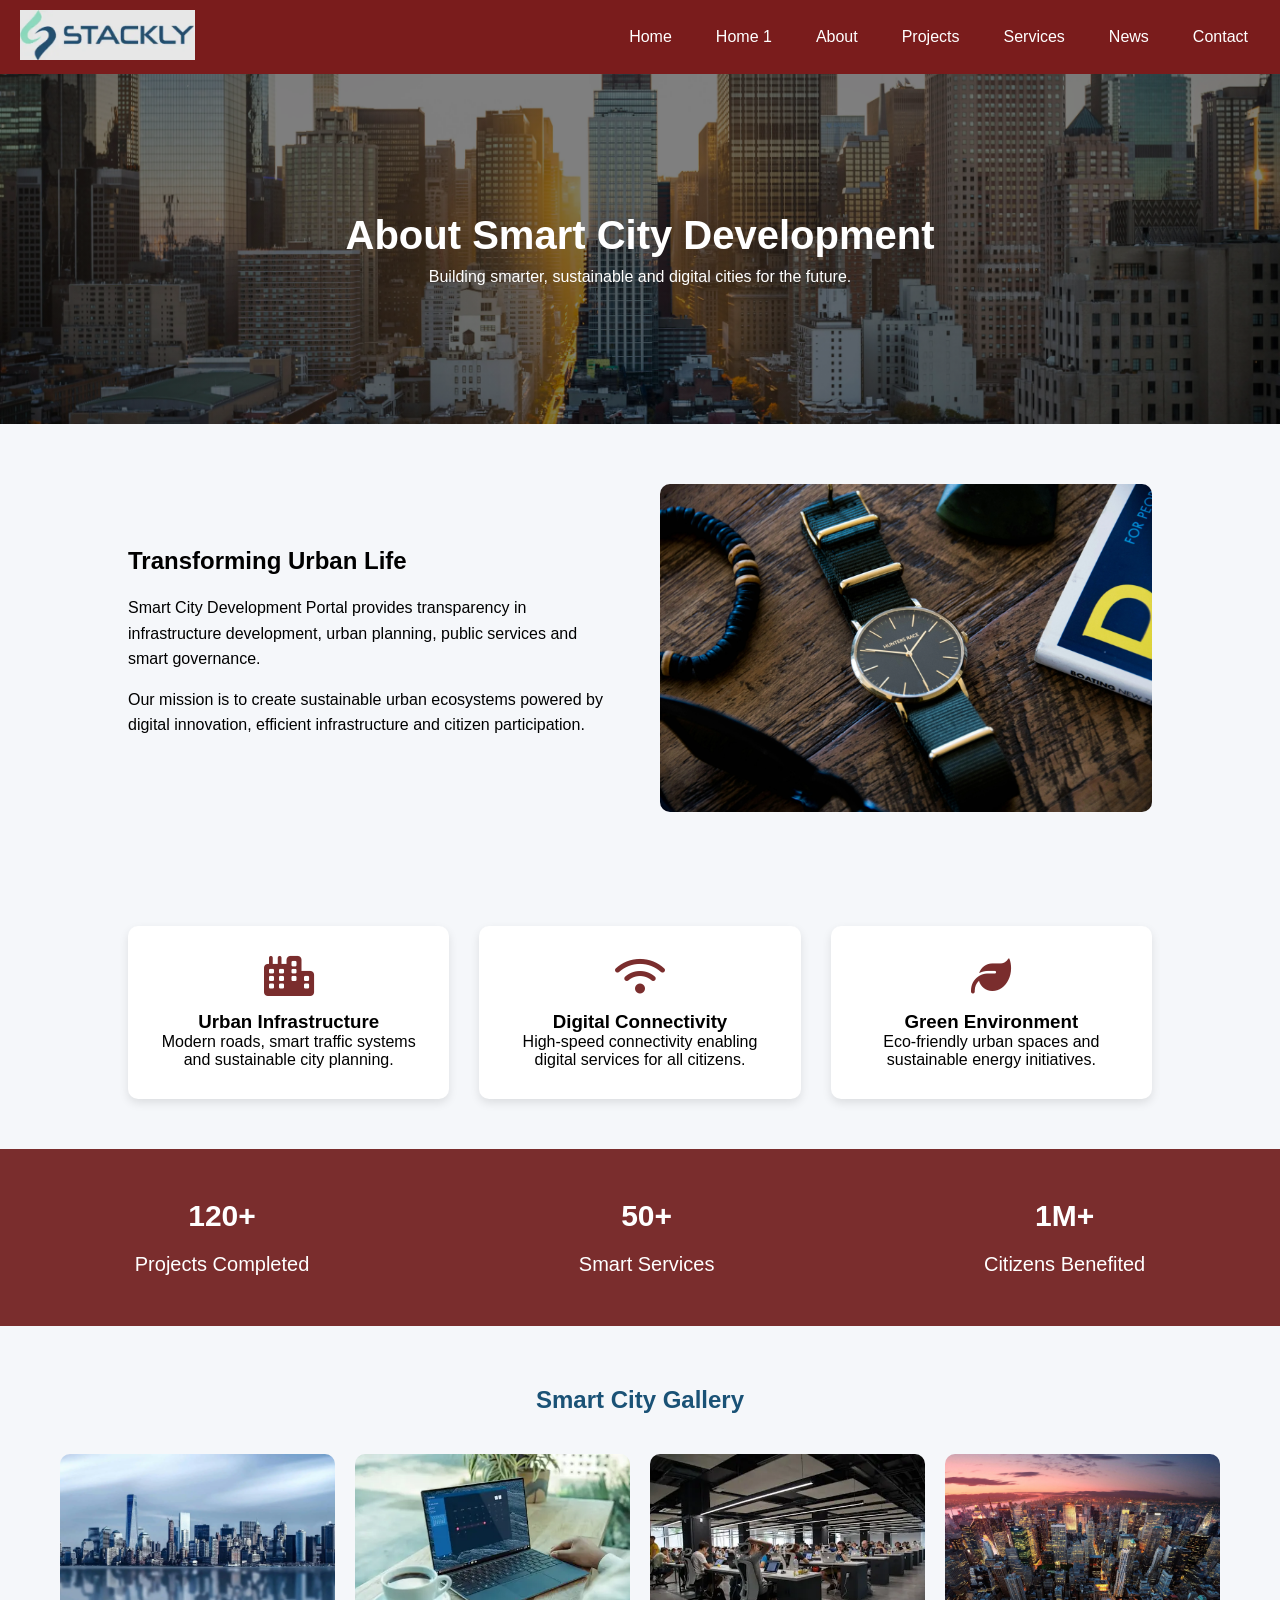
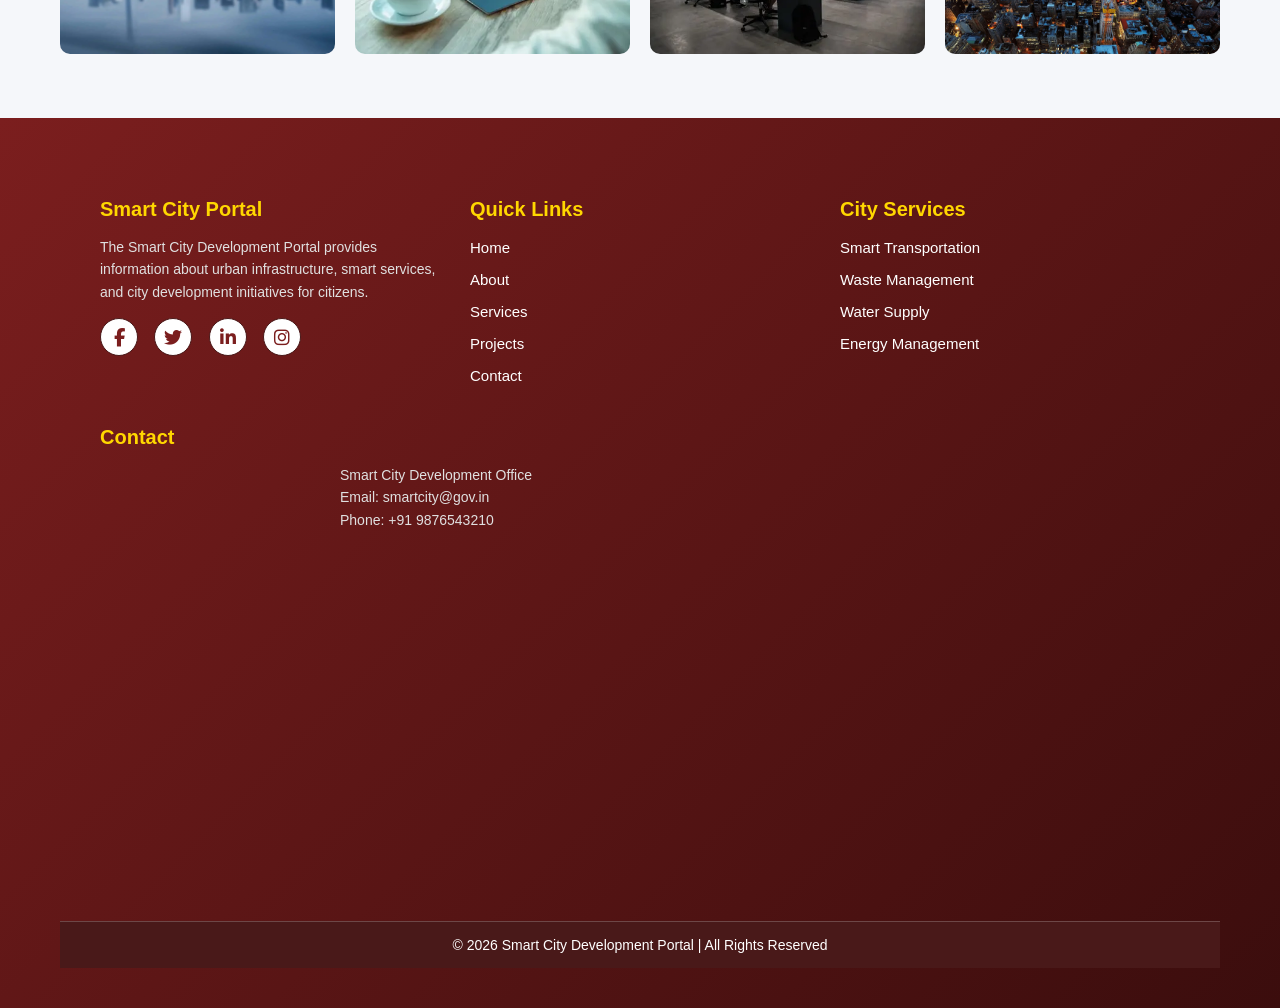
<file: about.html>
<!DOCTYPE html>
<html lang="en">
<head>
<link rel="stylesheet" href="footer.css">
<link rel="stylesheet" href="./news.css">
    <link rel="stylesheet"
href="https://cdnjs.cloudflare.com/ajax/libs/font-awesome/6.5.0/css/all.min.css">
    <link rel="stylesheet"
href="https://cdnjs.cloudflare.com/ajax/libs/font-awesome/6.5.0/css/all.min.css">

<meta charset="UTF-8">
<meta name="viewport" content="width=device-width, initial-scale=1.0">

<title>About - Smart City Portal</title>

<link rel="stylesheet" href="style.css">

<link rel="stylesheet"
href="https://cdnjs.cloudflare.com/ajax/libs/font-awesome/6.5.0/css/all.min.css">

</head>

<body>
<header class="top-header">

  <a href="about.html">
    <img src="./images/white-logo.webp" class="site-logo">
  </a>

  <ul class="main-menu" id="mainMenu">
    <li><a href="index.html">Home</a></li>
    <li><a href="home1.html">Home 1</a></li>
    <li><a href="about.html">About</a></li>
    <li><a href="projects.html">Projects</a></li>
    <li><a href="services.html">Services</a></li>
    <li><a href="news.html">News</a></li>
    <li><a href="contact.html">Contact</a></li>
  </ul>

  <div class="hamburger" onclick="openMenu()">
    <i class="fa-solid fa-bars"></i>
  </div>

</header>
<!-- HERO SECTION -->

<section class="about-hero">

<h1>About Smart City Development</h1>
<p>Building smarter, sustainable and digital cities for the future.</p>

</section>


<!-- ABOUT INFO -->

<section class="about-section">

<div class="about-text">

<h2>Transforming Urban Life</h2>

<p>
Smart City Development Portal provides transparency
in infrastructure development, urban planning,
public services and smart governance.
</p>

<p>
Our mission is to create sustainable urban
ecosystems powered by digital innovation,
efficient infrastructure and citizen participation.
</p>

</div>

<div class="about-img">

<img src="./images/photo-1508057198894-247b23fe5ade (4).webp">

</div>

</section>


<!-- FEATURES -->

<section class="features">

<div class="feature-card">

<i class="fa-solid fa-city"></i>

<h3>Urban Infrastructure</h3>

<p>
Modern roads, smart traffic systems and
sustainable city planning.
</p>

</div>


<div class="feature-card">

<i class="fa-solid fa-wifi"></i>

<h3>Digital Connectivity</h3>

<p>
High-speed connectivity enabling digital
services for all citizens.
</p>

</div>


<div class="feature-card">

<i class="fa-solid fa-leaf"></i>

<h3>Green Environment</h3>

<p>
Eco-friendly urban spaces and
sustainable energy initiatives.
</p>

</div>

</section>


<!-- STATISTICS -->

<section class="stats">

<div class="stat-box">

<h2>120+</h2>
<p>Projects Completed</p>

</div>

<div class="stat-box">

<h2>50+</h2>
<p>Smart Services</p>

</div>

<div class="stat-box">

<h2>1M+</h2>
<p>Citizens Benefited</p>

</div>

</section>
<!-- GALLERY -->

<section class="gallery-section">
    <h2>Smart City Gallery</h2>
    <div class="gallery-container">
        <div class="gallery-item">
            <img src="./images/serene-city-skyline-reflection-66v8v8839ok723z9.webp" alt="City 1">
        </div>
        <div class="gallery-item">
            <img src="./images/photo-1593642634315-48f5414c3ad9.webp" alt="City 2">
        </div>
        <div class="gallery-item">
            <img src="./images/photo-1504384308090-c894fdcc538d.webp" alt="City 3">
        </div>
        <div class="gallery-item">
            <img src="./images/492726.webp" alt="City 4">
        </div>
    </div>
</section>
<footer class="footer">

<div class="footer-container">

<!-- About -->
<div class="footer-box">
<h3>Smart City Portal</h3>
<p>
The Smart City Development Portal provides information
about urban infrastructure, smart services, and city
development initiatives for citizens.
</p>
<div class="footer-social">

<a href="404.html"><i class="fa-brands fa-facebook-f"></i></a>

<a href="404.html"><i class="fa-brands fa-twitter"></i></a>

<a href="404.html"><i class="fa-brands fa-linkedin-in"></i></a>

<a href="404.html"><i class="fa-brands fa-instagram"></i></a>

</div>

</div>
<!-- Quick Links -->

<div class="footer-box">

<h3>Quick Links</h3>

<ul>
<li><a href="index.html">Home</a></li>
<li><a href="about.html">About</a></li>
<li><a href="services.html">Services</a></li>
<li><a href="projects.html">Projects</a></li>
<li><a href="contact.html">Contact</a></li>
</ul>

</div>


<!-- Services -->

<div class="footer-box">

<h3>City Services</h3>

<ul>
<li><a href="#">Smart Transportation</a></li>
<li><a href="#">Waste Management</a></li>
<li><a href="#">Water Supply</a></li>
<li><a href="#">Energy Management</a></li>
</ul>

</div>


<!-- Contact -->

<div class="footer-box">

<h3>Contact</h3>

<p>Smart City Development Office</p>
<p>Email: smartcity@gov.in</p>
<p>Phone: +91 9876543210</p>

</div>

</div>

<div class="map-container">
    <iframe 
    src="https://maps.google.com/maps?q=Hyderabad%20India&output=embed">
    </iframe>
</div>
<div class="footer-bottom">

<p>© 2026 Smart City Development Portal | All Rights Reserved</p>

</div>

</footer>

<script>
function openMenu(){
  document.getElementById("mainMenu").classList.toggle("show");
}
</script>
</body>
</html>
</file>
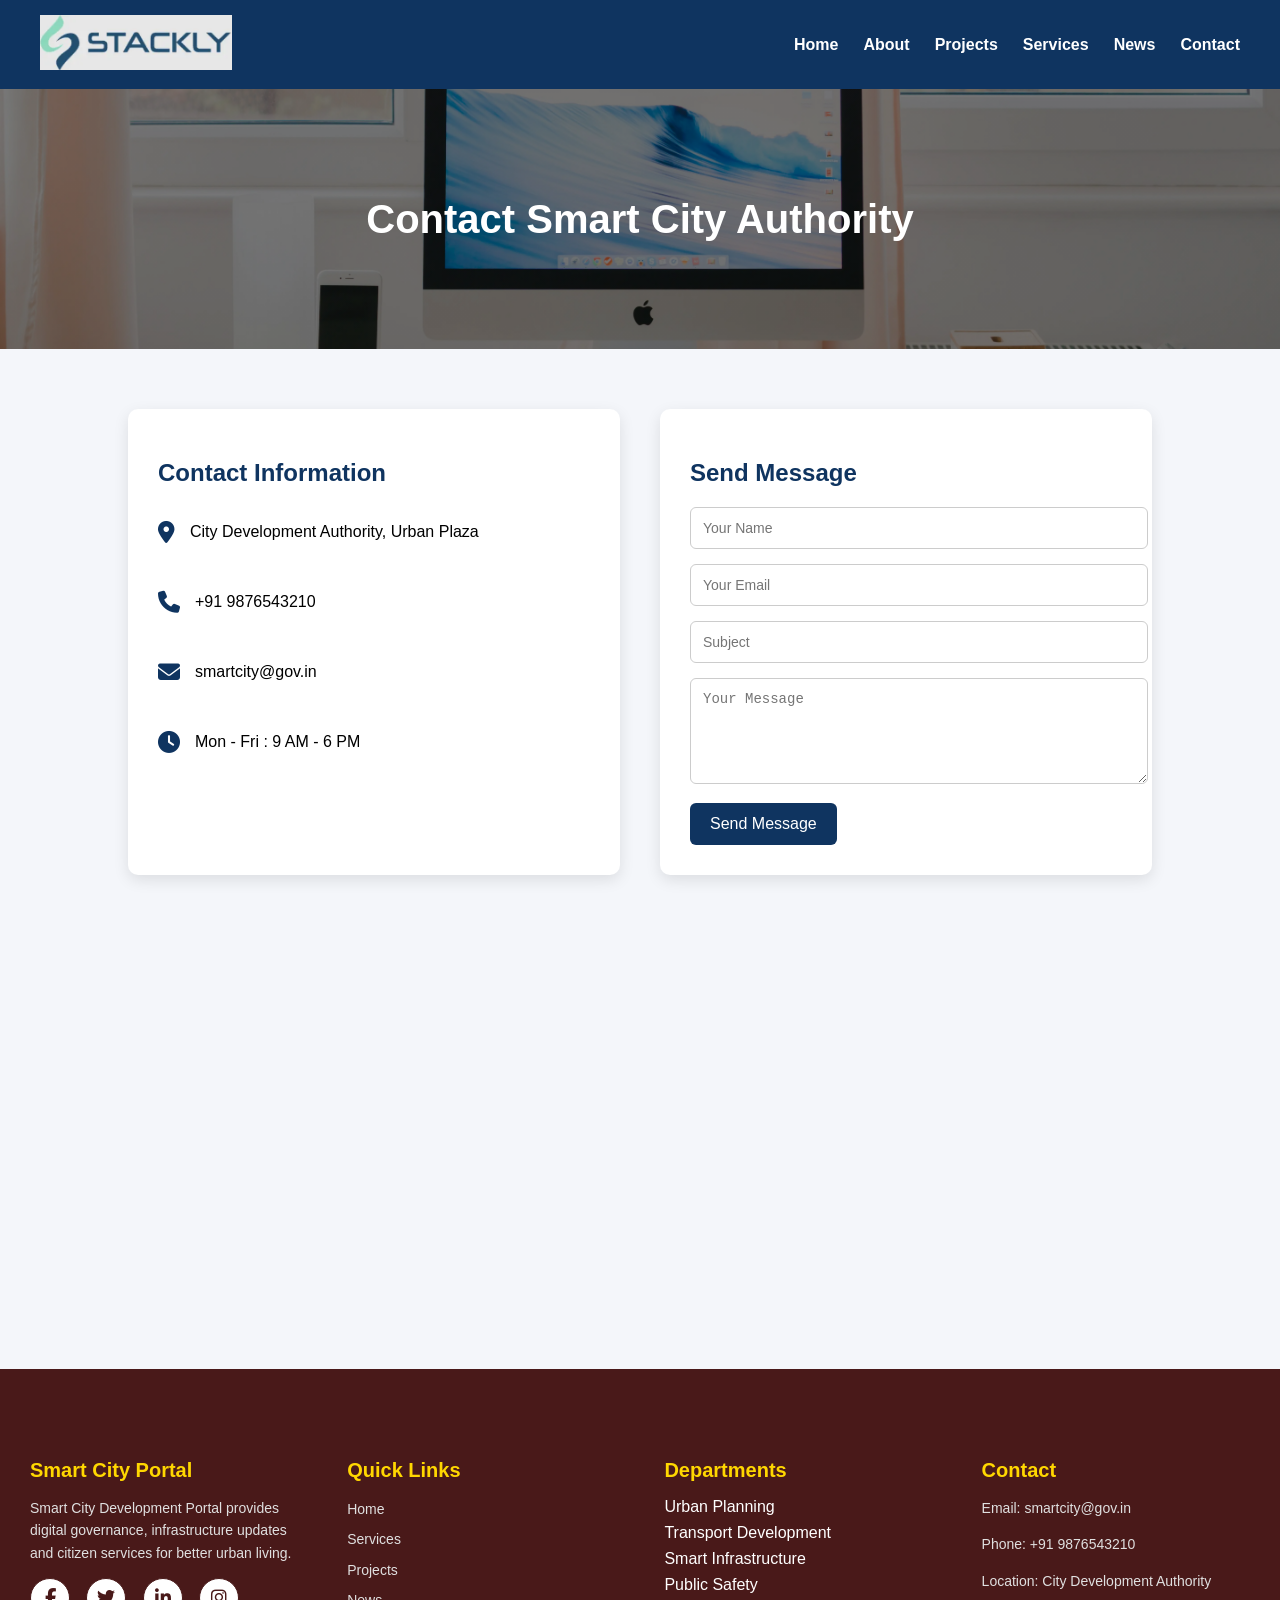
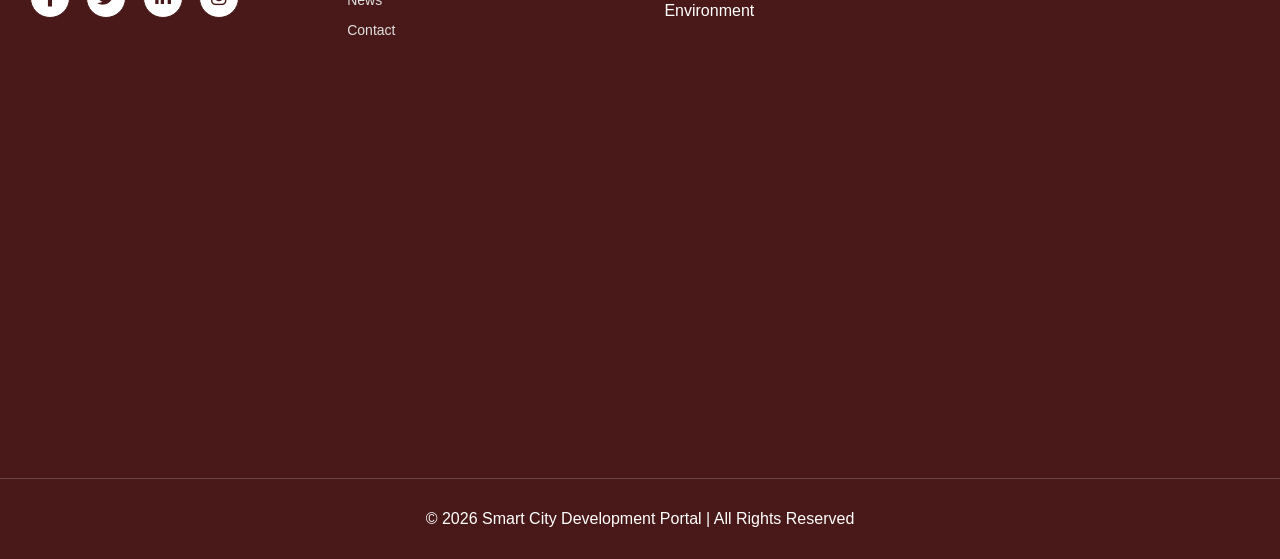
<file: contact.html>
<!DOCTYPE html>
<html>
<head>
   

    <link rel="stylesheet" href="footer.css">
<link rel="stylesheet" href="./news.css">
<link rel="stylesheet"
href="https://cdnjs.cloudflare.com/ajax/libs/font-awesome/6.5.0/css/all.min.css">
<title>Contact - Smart City Development Portal</title>

<meta name="viewport" content="width=device-width, initial-scale=1.0">

<link rel="stylesheet"
href="https://cdnjs.cloudflare.com/ajax/libs/font-awesome/6.5.0/css/all.min.css">

<style>

body{
margin:0;
font-family:Arial;
background:#f4f6fa;
}


/* HEADER */

header{
background:#0f3460;
color:white;
padding:20px;
text-align:center;
}

nav a{
color:white;
margin:12px;
text-decoration:none;
font-weight:bold;
}

nav a:hover{
color:#ffcc00;
}


/* HERO */

.contact-hero{
height:260px;
background:linear-gradient(rgba(0,0,0,0.5),rgba(0,0,0,0.5)),
url("./images/photo-1492724441997-5dc865305da7.webp");
background-size:cover;
background-position:center;
display:flex;
align-items:center;
justify-content:center;
color:white;
font-size:40px;
font-weight:bold;
}


/* CONTACT SECTION */

.contact-container{
display:grid;
grid-template-columns:1fr 1fr;
gap:40px;
padding:60px 10%;
}


/* CONTACT INFO */

.contact-info{
background:white;
padding:30px;
border-radius:10px;
box-shadow:0 5px 15px rgba(0,0,0,0.1);
}

.contact-info h2{
color:#0f3460;
margin-bottom:20px;
}

.info-box{
display:flex;
align-items:center;
margin-bottom:20px;
}

.info-box i{
font-size:22px;
color:#0f3460;
margin-right:15px;
}


/* FORM */

.contact-form{
background:white;
padding:30px;
border-radius:10px;
box-shadow:0 5px 15px rgba(0,0,0,0.1);
}

.contact-form h2{
color:#0f3460;
margin-bottom:20px;
}

.contact-form input,
.contact-form textarea{
width:100%;
padding:12px;
margin-bottom:15px;
border-radius:6px;
border:1px solid #ccc;
font-size:14px;
}

.contact-form button{
background:#0f3460;
color:white;
padding:12px 20px;
border:none;
border-radius:6px;
cursor:pointer;
font-size:16px;
transition:0.3s;
}

.contact-form button:hover{
background:#ffcc00;
color:black;
}


/* MAP */

.map{
padding:40px 10%;
}

.map iframe{
width:100%;
height:350px;
border:none;
border-radius:10px;
}


/* FOOTER */

.footer{
background:rgb(73,25,25);
padding-top:40px;
color:white;
}

.footer-container{
display:flex;
justify-content:space-between;
padding:30px;
flex-wrap:wrap;
}

.footer-box{
width:22%;
}

.footer-box h3{
margin-bottom:15px;
}

.footer-box p,
.footer-box a{
color:#e0e0e0;
font-size:14px;
line-height:1.6;
text-decoration:none;
}

.footer-box ul{
list-style:none;
padding:0;
}

.footer-box ul li{
margin-bottom:8px;
}

.footer-social a{
display:inline-block;
margin-right:12px;
font-size:18px;
width:38px;
height:38px;
text-align:center;
line-height:38px;
border-radius:50%;
background:white;
color:rgb(73,25,25);
border:1px solid rgb(73,25,25);
transition:0.3s;
}

.footer-social a:hover{
transform:translateY(-5px);
}

.footer-bottom{
text-align:center;
background:rgb(73,25,25);
padding:15px 0;
margin-top:20px;
}


/* RESPONSIVE */

@media(max-width:900px){

.contact-container{
grid-template-columns:1fr;
}

.footer-box{
width:45%;
margin-bottom:20px;
}

}

@media(max-width:500px){

.footer-box{
width:100%;
}

.contact-hero{
font-size:28px;
}

}

</style>

</head>


<body>

<header class="top-header">

<a href="contact.html">
<img src="./images/white-logo.webp" class="site-logo">
</a>

<ul class="main-menu" id="mainMenu">

<li><a href="index.html">Home</a></li>
<li><a href="about.html">About</a></li>
<li><a href="projects.html">Projects</a></li>
<li><a href="services.html">Services</a></li>
<li><a href="news.html">News</a></li>
<li><a href="contact.html">Contact</a></li>

</ul>

<div class="hamburger" onclick="openMenu()">
<i class="fa-solid fa-bars"></i>
</div>

</header>


<div class="contact-hero">

Contact Smart City Authority

</div>



<section class="contact-container">


<div class="contact-info">

<h2>Contact Information</h2>

<div class="info-box">

<i class="fa-solid fa-location-dot"></i>

<p>City Development Authority, Urban Plaza</p>

</div>


<div class="info-box">

<i class="fa-solid fa-phone"></i>

<p>+91 9876543210</p>

</div>


<div class="info-box">

<i class="fa-solid fa-envelope"></i>

<p>smartcity@gov.in</p>

</div>


<div class="info-box">

<i class="fa-solid fa-clock"></i>

<p>Mon - Fri : 9 AM - 6 PM</p>

</div>

</div>



<div class="contact-form">

<h2>Send Message</h2>

<form>

<input type="text" placeholder="Your Name" required>

<input type="email" placeholder="Your Email" required>

<input type="text" placeholder="Subject">

<textarea rows="5" placeholder="Your Message"></textarea>

<button type="submit">Send Message</button>

</form>

</div>


</section>



<section class="map">

<iframe
src="https://maps.google.com/maps?q=hyderabad&t=&z=13&ie=UTF8&iwloc=&output=embed">
</iframe>

</section>



<footer class="footer">

<div class="footer-container">


<div class="footer-box">

<h3>Smart City Portal</h3>

<p>
Smart City Development Portal provides digital governance,
infrastructure updates and citizen services for better urban living.
</p>

<div class="footer-social">

<a href="404.html"><i class="fa-brands fa-facebook-f"></i></a>

<a href="404.html"><i class="fa-brands fa-twitter"></i></a>

<a href="404.html"><i class="fa-brands fa-linkedin-in"></i></a>

<a href="404.html"><i class="fa-brands fa-instagram"></i></a>

</div>

</div>



<div class="footer-box">

<h3>Quick Links</h3>

<ul>

<li><a href="index.html">Home</a></li>

<li><a href="services.html">Services</a></li>

<li><a href="projects.html">Projects</a></li>

<li><a href="news.html">News</a></li>

<li><a href="contact.html">Contact</a></li>

</ul>

</div>



<div class="footer-box">

<h3>Departments</h3>

<ul>

<li>Urban Planning</li>

<li>Transport Development</li>

<li>Smart Infrastructure</li>

<li>Public Safety</li>

<li>Environment</li>

</ul>

</div>



<div class="footer-box">

<h3>Contact</h3>

<p>Email: smartcity@gov.in</p>

<p>Phone: +91 9876543210</p>

<p>Location: City Development Authority</p>

</div>


</div>

<div class="map-container">
    <iframe 
    src="https://maps.google.com/maps?q=Hyderabad%20India&output=embed">
    </iframe>
</div>
<div class="footer-bottom">

<p>© 2026 Smart City Development Portal | All Rights Reserved</p>

</div>

</footer>

<script>
function openMenu(){
document.getElementById("mainMenu").classList.toggle("show");
}
</script>
</body>
</html>
</file>
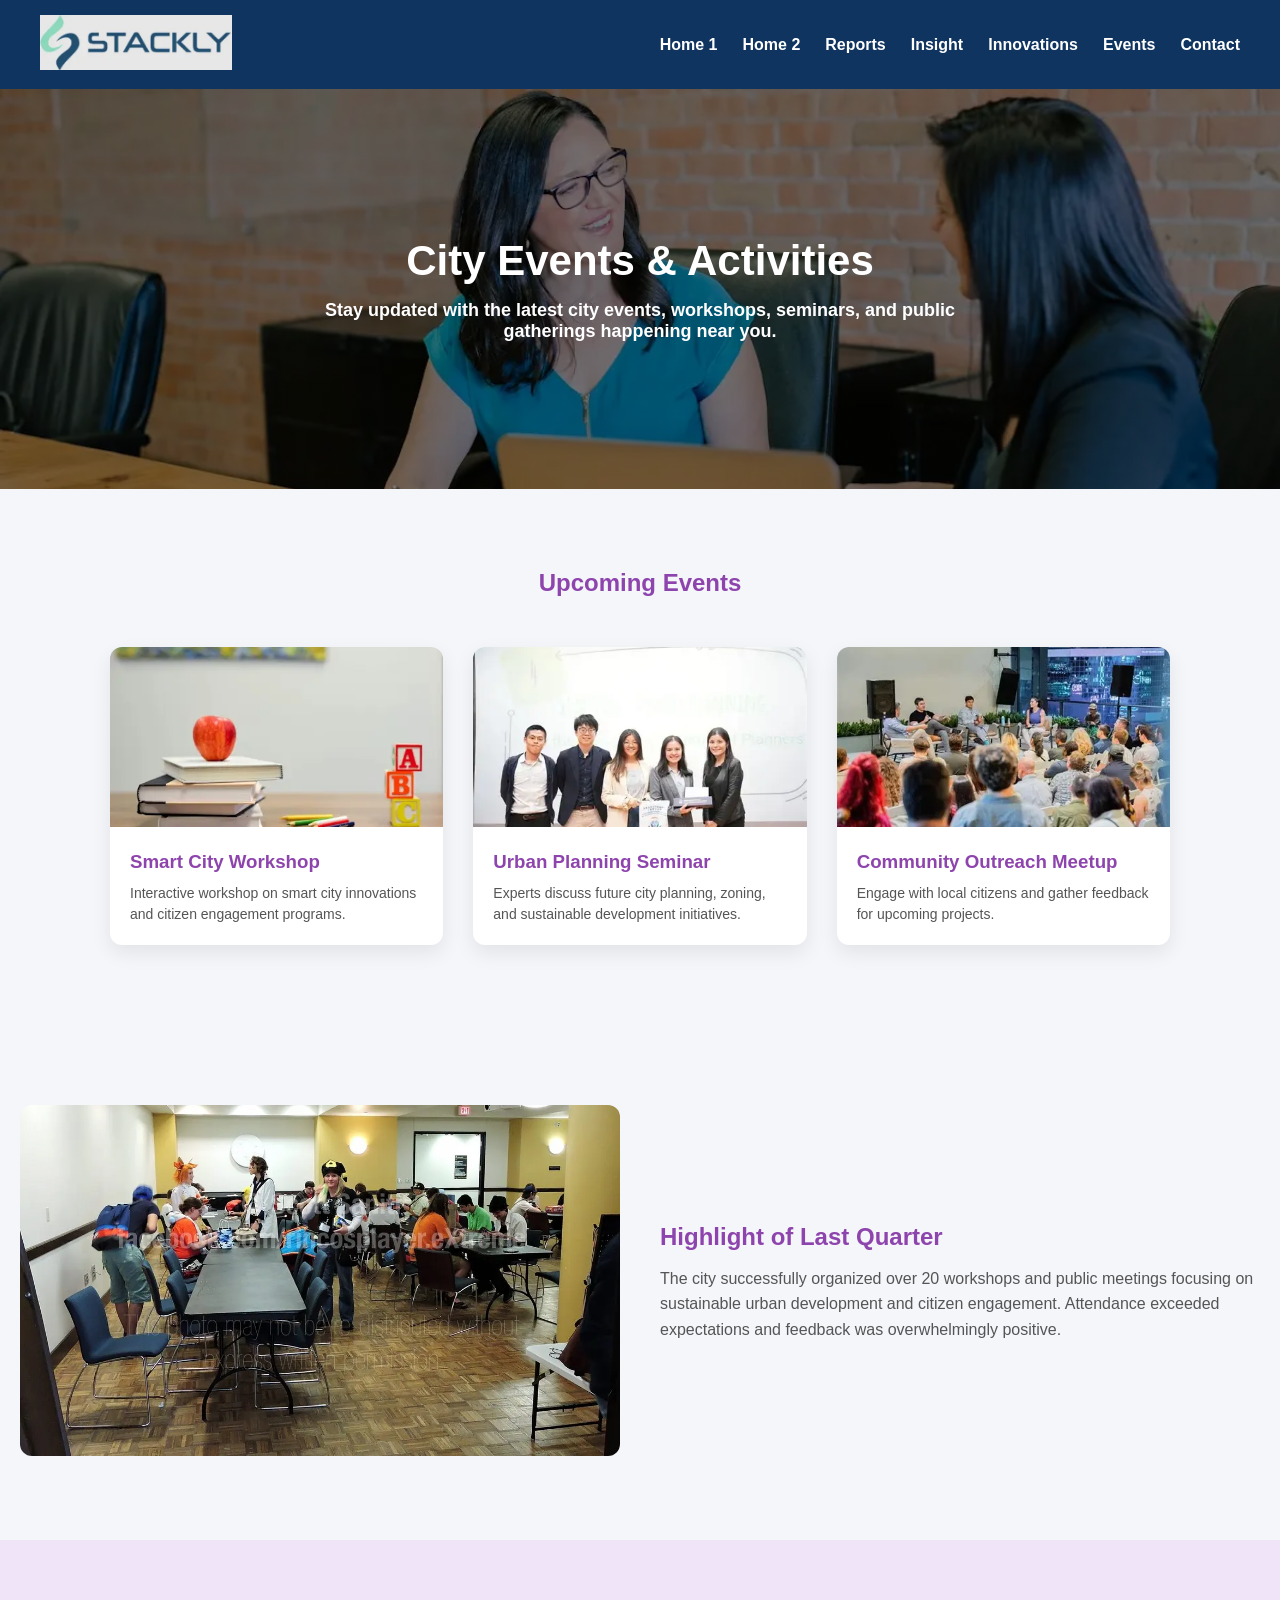
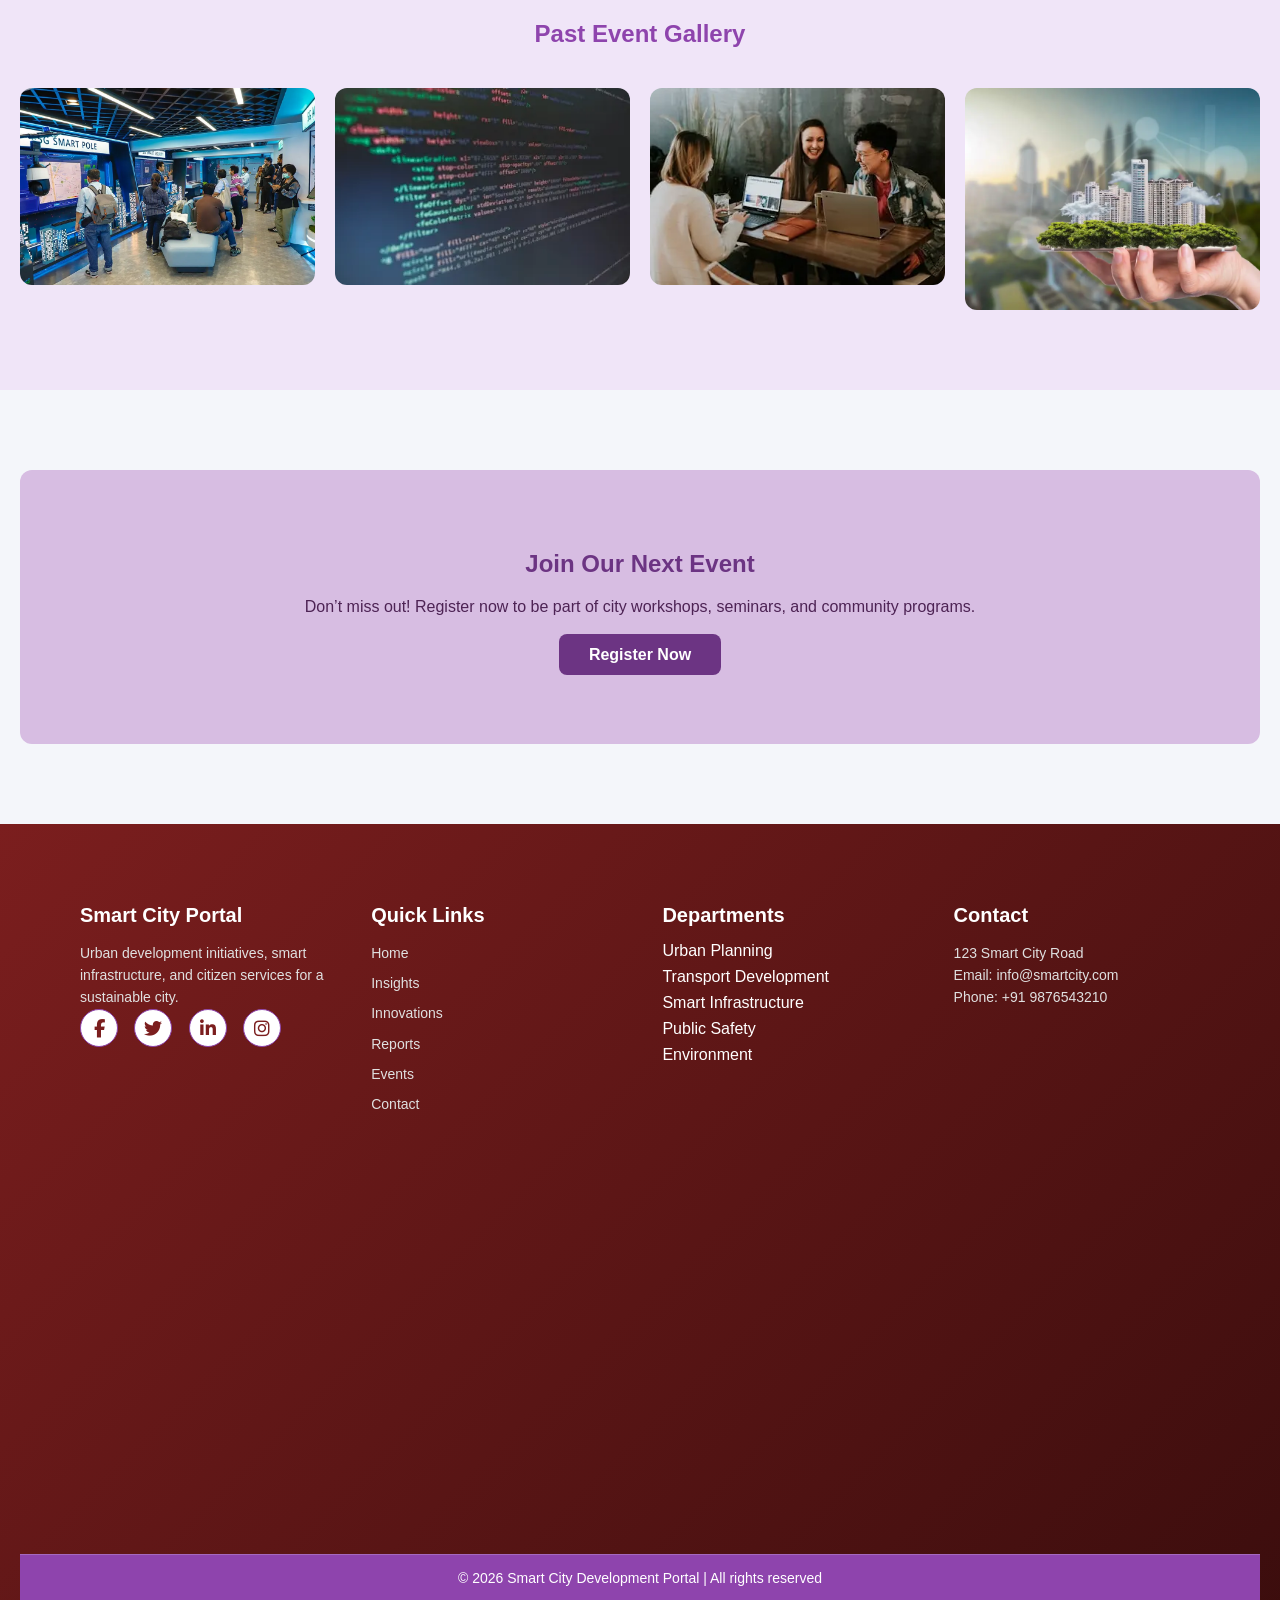
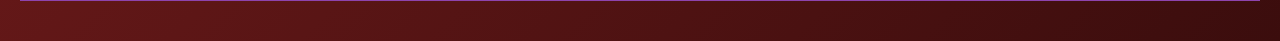
<file: events.html>
<!DOCTYPE html>
<html lang="en">
<head>
<meta charset="UTF-8">
<meta name="viewport" content="width=device-width, initial-scale=1.0">
<title>Events - Smart City Portal</title>
<link rel="stylesheet" href="./news.css">
<link rel="stylesheet" href="footer.css">
<link rel="stylesheet"
href="https://cdnjs.cloudflare.com/ajax/libs/font-awesome/6.5.0/css/all.min.css">
<link rel="stylesheet" href="https://cdnjs.cloudflare.com/ajax/libs/font-awesome/6.5.0/css/all.min.css">
<style>
/* ===== GLOBAL ===== */
*{margin:0;padding:0;box-sizing:border-box;font-family:"Poppins",sans-serif;}
body{background:#f4f6fa;color:#333;}
a{text-decoration:none;color:inherit;}
ul{list-style:none;}

/* ===== HEADER ===== */
header{
  display:flex; justify-content:space-between; align-items:center;
  padding:18px 40px; background:#8e44ad; color:white; /* unique Events page color */
}
header img{height:60px;}
nav a{margin:0 15px; font-weight:bold; color:white; transition:0.3s;}
nav a:hover{color:#ffcc00;}
.menu-toggle{display:none; font-size:28px; cursor:pointer;}

/* ===== HERO ===== */
.hero{
  height:400px; display:flex; flex-direction:column; align-items:center; justify-content:center; text-align:center;
  background: linear-gradient(rgba(0,0,0,0.5), rgba(0,0,0,0.5)), 
              url('./images/photo-1551836022-d5d88e9218df.webp');
  background-size:cover; background-position:center; color:white;
}
.hero h1{font-size:42px; margin-bottom:15px; animation:slideDown 1s;}
.hero p{font-size:18px; max-width:700px; animation:fadeIn 2s;}
@keyframes slideDown{from{opacity:0; transform:translateY(-50px);}to{opacity:1; transform:translateY(0);}}
@keyframes fadeIn{from{opacity:0;}to{opacity:1;}}

/* ===== SECTION: UPCOMING EVENTS ===== */
.upcoming-events{padding:80px 20px; max-width:1100px; margin:auto;}
.upcoming-events h2{text-align:center; color:#8e44ad; margin-bottom:50px;}
.event-grid{display:grid; grid-template-columns:repeat(auto-fit,minmax(250px,1fr)); gap:30px;}
.event-card{background:white; border-radius:12px; overflow:hidden; box-shadow:0 8px 20px rgba(0,0,0,0.08); transition:transform 0.3s;}
.event-card:hover{transform:translateY(-6px);}
.event-card img{width:100%; height:180px; object-fit:cover;}
.event-card .event-info{padding:20px;}
.event-card .event-info h3{color:#8e44ad; margin-bottom:10px;}
.event-card .event-info p{color:#555; font-size:14px; line-height:1.5;}

/* ===== SECTION: EVENT HIGHLIGHTS ===== */
.highlights{display:flex; gap:40px; padding:80px 20px; flex-wrap:wrap; align-items:center;}
.highlight-img{flex:1 1 45%;}
.highlight-img img{width:100%; border-radius:12px;}
.highlight-text{flex:1 1 45%;}
.highlight-text h2{color:#8e44ad; margin-bottom:15px;}
.highlight-text p{color:#555; line-height:1.6;}

/* ===== SECTION: PAST EVENTS GALLERY ===== */
.gallery{padding:80px 20px; background:#f0e5f8;}
.gallery h2{text-align:center; color:#8e44ad; margin-bottom:40px;}
.gallery-grid{display:grid; grid-template-columns:repeat(auto-fit,minmax(200px,1fr)); gap:20px;}
.gallery-grid img{width:100%; border-radius:12px; transition:0.3s;}
.gallery-grid img:hover{transform:scale(1.05);}

/* ===== SECTION: EVENT CTA ===== */
.cta-section{
  padding:80px 20px; text-align:center; background:#d7bde2; border-radius:12px; margin:80px 20px;
}
.cta-section h2{color:#6c3483; margin-bottom:20px;}
.cta-section p{color:#4d2354; margin-bottom:30px; font-size:16px;}
.cta-section a{
  background:#6c3483; color:white; padding:12px 30px; border-radius:8px; font-weight:bold; transition:0.3s;
}
.cta-section a:hover{background:#ffcc00; color:#1a1a1a;}

/* ===== FOOTER ===== */
footer{
  background:#8e44ad; color:white; padding:40px 20px;
}
.footer-container{
  display:flex; justify-content:space-between; flex-wrap:wrap; max-width:1200px; margin:auto; gap:30px;
}
.footer-box h3{font-size:20px; margin-bottom:15px; color:white;}
.footer-box p,.footer-box a{font-size:14px; color:#e0e0e0; line-height:1.6;}
.footer-box ul li{margin-bottom:8px;}
.footer-box ul li a:hover{color:#ffcc00;}
.footer-social a{
  display:inline-block;margin-right:12px;font-size:18px;width:38px;height:38px;text-align:center;line-height:38px;
  border-radius:50%;background:white;color:#8e44ad;border:1px solid #8e44ad;transition:0.3s;
}
.footer-social a:hover{background:#8e44ad;color:white;transform:translateY(-5px);}
.footer-bottom{text-align:center;background:#8e44ad;padding:15px 0;margin-top:20px;font-size:14px;}

/* RESPONSIVE */
@media(max-width:900px){
  .highlights{flex-direction:column;}
}
</style>
</head>
<body>

<!-- HEADER -->
<header class="top-header">

  <a href="events.html">
    <img src="./images/white-logo.webp" class="site-logo">
  </a>

  <ul class="main-menu" id="mainMenu">
    <li><a href="home1.html">Home 1</a></li>
    <li><a href="home2.html">Home 2</a></li>
    <li><a href="reports.html">Reports</a></li>
    <li><a href="insight.html">Insight</a></li>
    <li><a href="invocations.html">Innovations</a></li>
    <li><a href="events.html">Events</a></li>
    <li><a href="contact.html">Contact</a></li>
  </ul>

  <div class="hamburger" onclick="openMenu()">
    <i class="fa-solid fa-bars"></i>
  </div>

</header>
<!-- HERO -->
<div class="hero">
    <h1>City Events & Activities</h1>
    <p>Stay updated with the latest city events, workshops, seminars, and public gatherings happening near you.</p>
</div>

<!-- SECTION 1: UPCOMING EVENTS -->
<section class="upcoming-events">
    <h2>Upcoming Events</h2>
    <div class="event-grid">
        <div class="event-card">
            <img src="./images/photo-1503676260728-1c00da094a0b.webp" alt="Event 1">
            <div class="event-info">
                <h3>Smart City Workshop</h3>
                <p>Interactive workshop on smart city innovations and citizen engagement programs.</p>
            </div>
        </div>
        <div class="event-card">
            <img src="./images/OIP (1).webp" alt="Event 2">
            <div class="event-info">
                <h3>Urban Planning Seminar</h3>
                <p>Experts discuss future city planning, zoning, and sustainable development initiatives.</p>
            </div>
        </div>
        <div class="event-card">
            <img src="./images/11 (1).webp" alt="Event 3">
            <div class="event-info">
                <h3>Community Outreach Meetup</h3>
                <p>Engage with local citizens and gather feedback for upcoming projects.</p>
            </div>
        </div>
    </div>
</section>

<!-- SECTION 2: EVENT HIGHLIGHTS -->
<section class="highlights">
    <div class="highlight-img">
        <img src="./images/12.webp" alt="Highlight">
    </div>
    <div class="highlight-text">
        <h2>Highlight of Last Quarter</h2>
        <p>The city successfully organized over 20 workshops and public meetings focusing on sustainable urban development and citizen engagement. Attendance exceeded expectations and feedback was overwhelmingly positive.</p>
    </div>
</section>

<!-- SECTION 3: PAST EVENTS GALLERY -->
<section class="gallery">
    <h2>Past Event Gallery</h2>
    <div class="gallery-grid">
        <img src="./images/13.webp" alt="Past Event 1">
        <img src="./images/14.webp" alt="Past Event 2">
        <img src="./images/15.webp" alt="Past Event 3">
        <img src="./images/History-of-smart-cities.webp" alt="Past Event 4">
    </div>
</section>

<!-- SECTION 4: EVENT CTA -->
<section class="cta-section">
    <h2>Join Our Next Event</h2>
    <p>Don’t miss out! Register now to be part of city workshops, seminars, and community programs.</p>
    <a href="#">Register Now</a>
</section>
<style>

.footer{
background:linear-gradient(135deg,#7b1e1e,#3b0d0d);
color:white;
padding-top:40px;
font-family:Arial;
}

.footer-container{
display:flex;
justify-content:space-between;
flex-wrap:wrap;
padding:40px;
}

.footer-box{
width:22%;
}

.footer-box h3{
margin-bottom:15px;
}

.footer-box p,
.footer-box a{
color:#e0e0e0;
font-size:14px;
line-height:1.6;
text-decoration:none;
}

.footer-box ul{
list-style:none;
padding:0;
}

.footer-box ul li{
margin-bottom:8px;
}

.footer-social a{
display:inline-block;
margin-right:12px;
font-size:18px;
width:38px;
height:38px;
text-align:center;
line-height:38px;
border-radius:50%;
background:white;
color:#7b1e1e;
transition:0.3s;
}

.footer-social a:hover{
transform:translateY(-5px);
}

.footer-bottom{
text-align:center;
padding:15px 0;
border-top:1px solid rgba(255,255,255,0.2);
margin-top:20px;
}

@media(max-width:900px){
.footer-box{
width:45%;
margin-bottom:25px;
}
}

@media(max-width:500px){
.footer-box{
width:100%;
}
}

</style>


<footer class="footer">

<div class="footer-container">

<div class="footer-box">
<h3>Smart City Portal</h3>
<p>
Urban development initiatives, smart infrastructure,
and citizen services for a sustainable city.
</p>

<div class="footer-social">

<a href="404.html"><i class="fa-brands fa-facebook-f"></i></a>

<a href="404.html"><i class="fa-brands fa-twitter"></i></a>

<a href="404.html"><i class="fa-brands fa-linkedin-in"></i></a>

<a href="404.html"><i class="fa-brands fa-instagram"></i></a>

</div>
</div>


<div class="footer-box">
<h3>Quick Links</h3>
<ul>
<li><a href="home2.html">Home</a></li>
<li><a href="insights.html">Insights</a></li>
<li><a href="innovations.html">Innovations</a></li>
<li><a href="reports.html">Reports</a></li>
<li><a href="events.html">Events</a></li>
<li><a href="contact.html">Contact</a></li>
</ul>
</div>


<div class="footer-box">
<h3>Departments</h3>
<ul>
<li>Urban Planning</li>
<li>Transport Development</li>
<li>Smart Infrastructure</li>
<li>Public Safety</li>
<li>Environment</li>
</ul>
</div>


<div class="footer-box">
<h3>Contact</h3>
<p>123 Smart City Road</p>
<p>Email: info@smartcity.com</p>
<p>Phone: +91 9876543210</p>
</div>

</div>
<div class="map-container">
    <iframe 
    src="https://maps.google.com/maps?q=Hyderabad%20India&output=embed">
    </iframe>
</div>
<div class="footer-bottom">
© 2026 Smart City Development Portal | All rights reserved
</div>

</footer>
<script>
function openMenu(){
  document.getElementById("mainMenu").classList.toggle("show");
}
</script>
</body>
</html>
</file>
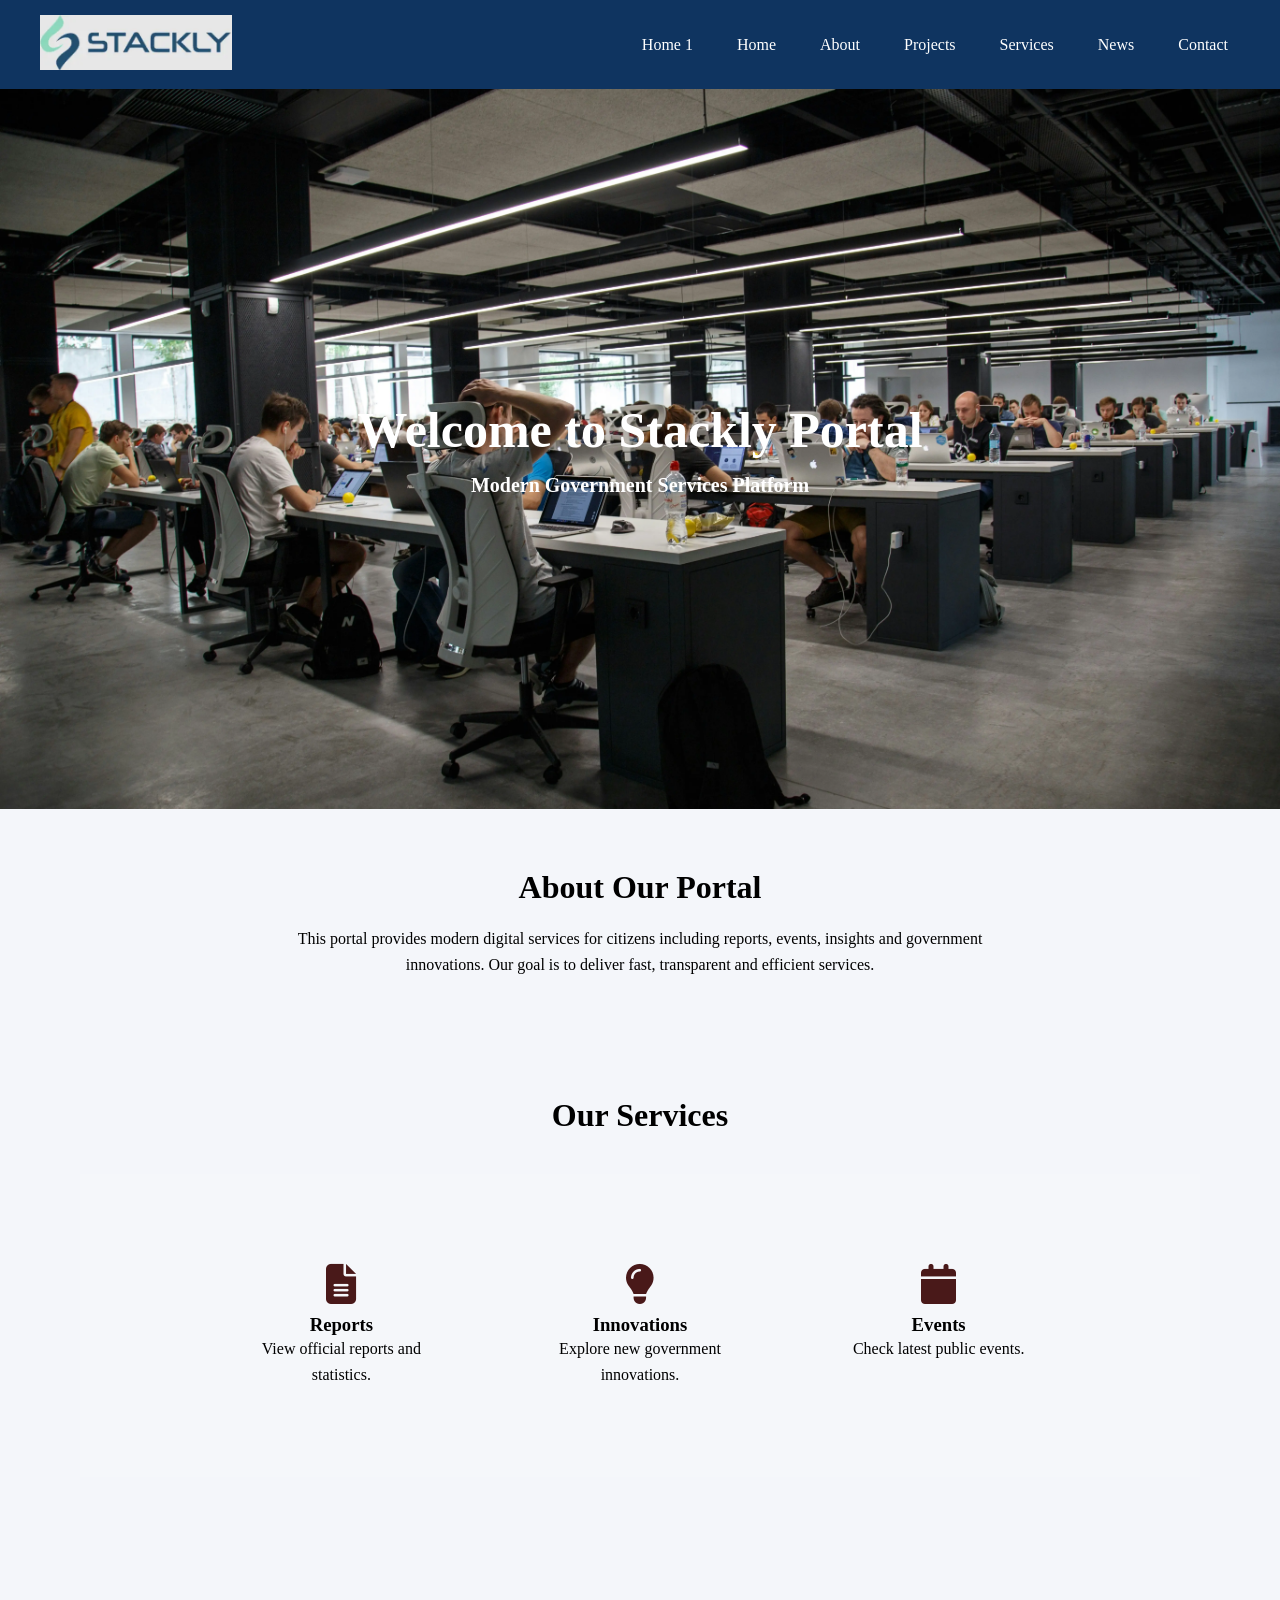
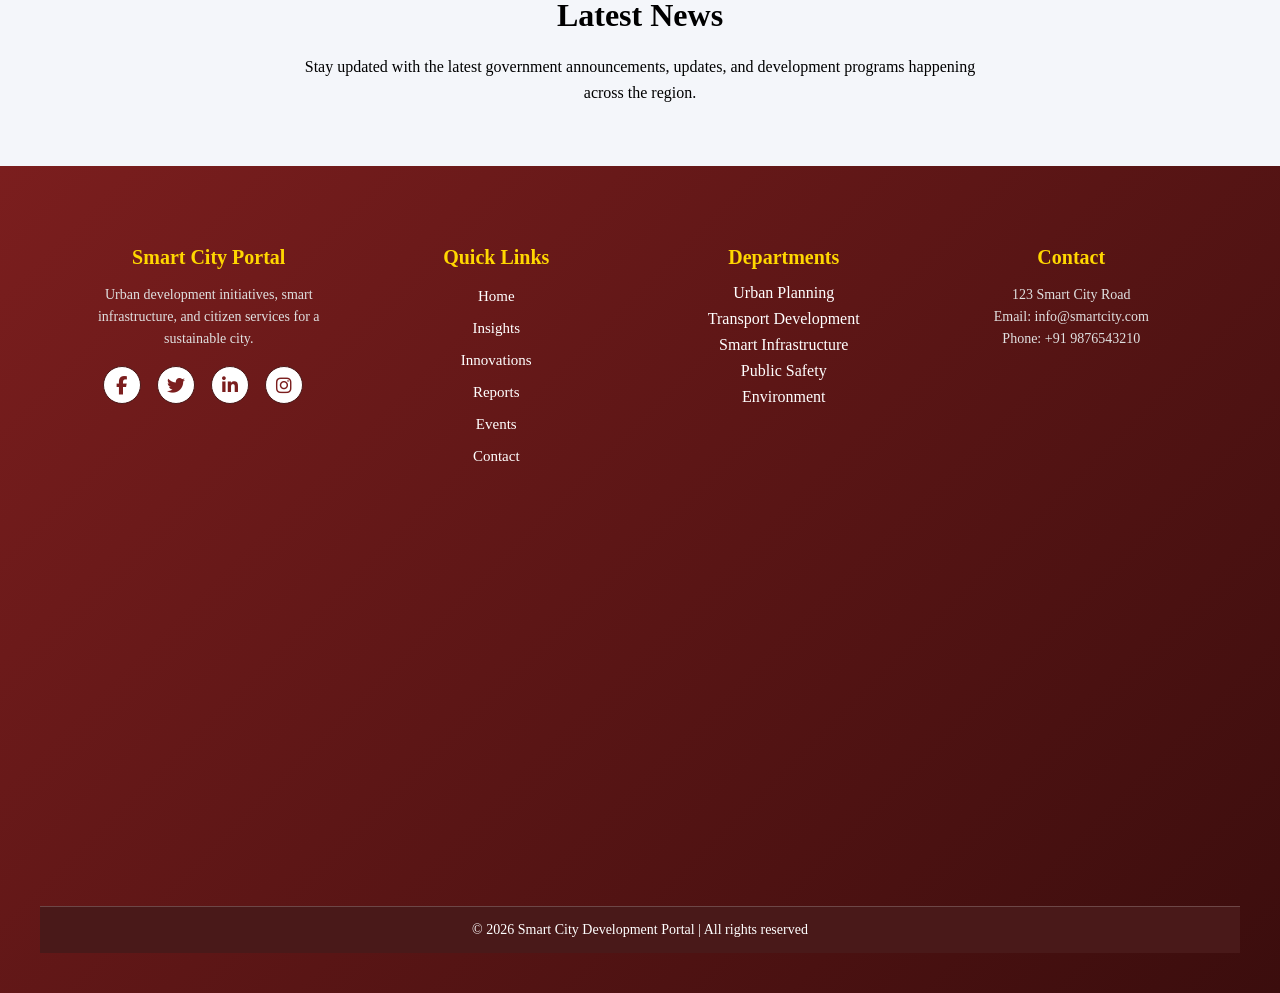
<file: home1.html>
<!DOCTYPE html>
<html lang="en">
<head>
<meta charset="UTF-8">
<meta name="viewport" content="width=device-width, initial-scale=1.0">
<title>Home 1</title>
<link rel="stylesheet" href="footer.css">
<link rel="stylesheet" href="./style.css">
<link rel="stylesheet" href="https://cdnjs.cloudflare.com/ajax/libs/font-awesome/6.5.0/css/all.min.css">
<link rel="stylesheet" href="./news.css">

<style>

/* GLOBAL */
*{
margin:0;
padding:0;
box-sizing:border-box;
font-family:Poppins;
}

/* HEADER */

.header{
display:flex;
justify-content:space-between;
align-items:center;
padding:15px 40px;
background:rgb(73,25,25);
position:relative;
}

.logo img{
height:60px;
}

.navbar{
display:flex;
gap:20px;
}

.navbar a{
color:white;
text-decoration:none;
font-size:16px;
}

.navbar a:hover{
color:gold;
}

.menu-toggle{
display:none;
font-size:28px;
color:white;
cursor:pointer;
}

/* HERO */

.hero{
height:80vh;
background:url("./images/16.webp") center/cover no-repeat;
display:flex;
align-items:center;
justify-content:center;
text-align:center;
color:white;
}

.hero h1{
font-size:50px;
margin-bottom:15px;
}

.hero p{
font-size:20px;
}

/* SECTION */

.section{
padding:60px 80px;
text-align:center;
}

.section h2{
margin-bottom:20px;
font-size:32px;
}

.section p{
max-width:700px;
margin:auto;
line-height:1.6;
}

/* SERVICES */

.services{
display:flex;
justify-content:space-around;
margin-top:40px;
flex-wrap:wrap;
}

.service{
width:250px;
padding:20px;
}

.service i{
font-size:40px;
color:rgb(73,25,25);
margin-bottom:10px;
}

/* FOOTER */

.footer{
background:rgb(73,25,25);
color:white;
padding:40px;
text-align:center;
}

/* MOBILE */

@media(max-width:900px){

.navbar{
display:none;
flex-direction:column;
background:rgb(73,25,25);
position:absolute;
top:70px;
right:0;
width:220px;
padding:20px;
max-height:60vh;
overflow-y:auto;
}

.navbar.active{
display:flex;
}

.menu-toggle{
display:block;
}

.hero h1{
font-size:32px;
}

.section{
padding:40px 20px;
}

}

</style>
</head>

<body>

<!-- HEADER -->
<header class="top-header">
    <a href="home1.html">
        <img src="./images/white-logo.webp" class="site-logo">
    </a>

    <ul class="main-menu" id="mainMenu">
        <li><a href="home1.html">Home 1</a></li>
         <li><a href="index.html">Home</a></li>
        <li><a href="about.html">About</a></li>
        <li><a href="projects.html">Projects</a></li>
        <li><a href="services.html">Services</a></li>
        <li><a href="news.html">News</a></li>
        <li><a href="contact.html">Contact</a></li>
    </ul>

    <div class="hamburger" onclick="openMenu()">
        <i class="fa-solid fa-bars"></i>
    </div>
</header>

<script>
function openMenu(){
    document.getElementById("mainMenu").classList.toggle("show");
}
</script>
<!-- HERO -->

<section class="hero">

<div>
<h1>Welcome to Stackly Portal</h1>
<p>Modern Government Services Platform</p>
</div>

</section>

<!-- ABOUT SECTION -->

<section class="section">

<h2>About Our Portal</h2>

<p>
This portal provides modern digital services for citizens including reports,
events, insights and government innovations. Our goal is to deliver fast,
transparent and efficient services.
</p>

</section>

<!-- SERVICES SECTION -->

<section class="section">

<h2>Our Services</h2>

<div class="services">

<div class="service">
<i class="fa-solid fa-file-lines"></i>
<h3>Reports</h3>
<p>View official reports and statistics.</p>
</div>

<div class="service">
<i class="fa-solid fa-lightbulb"></i>
<h3>Innovations</h3>
<p>Explore new government innovations.</p>
</div>

<div class="service">
<i class="fa-solid fa-calendar"></i>
<h3>Events</h3>
<p>Check latest public events.</p>
</div>

</div>

</section>

<!-- NEWS SECTION -->

<section class="section">

<h2>Latest News</h2>

<p>
Stay updated with the latest government announcements, updates,
and development programs happening across the region.
</p>

</section>

<!-- FOOTER -->

<style>

.footer{
background:linear-gradient(135deg,#7b1e1e,#3b0d0d);
color:white;
padding-top:40px;
font-family:Arial;
}

.footer-container{
display:flex;
justify-content:space-between;
flex-wrap:wrap;
padding:40px;
}

.footer-box{
width:22%;
}

.footer-box h3{
margin-bottom:15px;
}

.footer-box p,
.footer-box a{
color:#e0e0e0;
font-size:14px;
line-height:1.6;
text-decoration:none;
}

.footer-box ul{
list-style:none;
padding:0;
}

.footer-box ul li{
margin-bottom:8px;
}

.footer-social a{
display:inline-block;
margin-right:12px;
font-size:18px;
width:38px;
height:38px;
text-align:center;
line-height:38px;
border-radius:50%;
background:white;
color:#7b1e1e;
transition:0.3s;
}

.footer-social a:hover{
transform:translateY(-5px);
}

.footer-bottom{
text-align:center;
padding:15px 0;
border-top:1px solid rgba(255,255,255,0.2);
margin-top:20px;
}

@media(max-width:900px){
.footer-box{
width:45%;
margin-bottom:25px;
}
}

@media(max-width:500px){
.footer-box{
width:100%;
}
}

</style>


<footer class="footer">

<div class="footer-container">

<div class="footer-box">
<h3>Smart City Portal</h3>
<p>
Urban development initiatives, smart infrastructure,
and citizen services for a sustainable city.
</p>
<div class="footer-social">

<a href="404.html"><i class="fa-brands fa-facebook-f"></i></a>

<a href="404.html"><i class="fa-brands fa-twitter"></i></a>

<a href="404.html"><i class="fa-brands fa-linkedin-in"></i></a>

<a href="404.html"><i class="fa-brands fa-instagram"></i></a>

</div>
</div>


<div class="footer-box">
<h3>Quick Links</h3>
<ul>
<li><a href="home2.html">Home</a></li>
<li><a href="insights.html">Insights</a></li>
<li><a href="innovations.html">Innovations</a></li>
<li><a href="reports.html">Reports</a></li>
<li><a href="events.html">Events</a></li>
<li><a href="contact.html">Contact</a></li>
</ul>
</div>


<div class="footer-box">
<h3>Departments</h3>
<ul>
<li>Urban Planning</li>
<li>Transport Development</li>
<li>Smart Infrastructure</li>
<li>Public Safety</li>
<li>Environment</li>
</ul>
</div>


<div class="footer-box">
<h3>Contact</h3>
<p>123 Smart City Road</p>
<p>Email: info@smartcity.com</p>
<p>Phone: +91 9876543210</p>
</div>

</div>
<div class="map-container">
    <iframe 
    src="https://maps.google.com/maps?q=Hyderabad%20India&output=embed">
    </iframe>
</div>
<div class="footer-bottom">
© 2026 Smart City Development Portal | All rights reserved
</div>

</footer>
<script>
function openMenu(){
    document.getElementById("mainMenu").classList.toggle("show");
}

// Mobile dropdown toggle
document.querySelectorAll('#mainMenu .dropdown > a').forEach(item => {
    item.addEventListener('click', function(e){
        if(window.innerWidth <= 900){
            e.preventDefault();
            const dropdown = this.nextElementSibling;
            dropdown.classList.toggle('show');
        }
    });
});
</script>

</body>
</html>
</file>
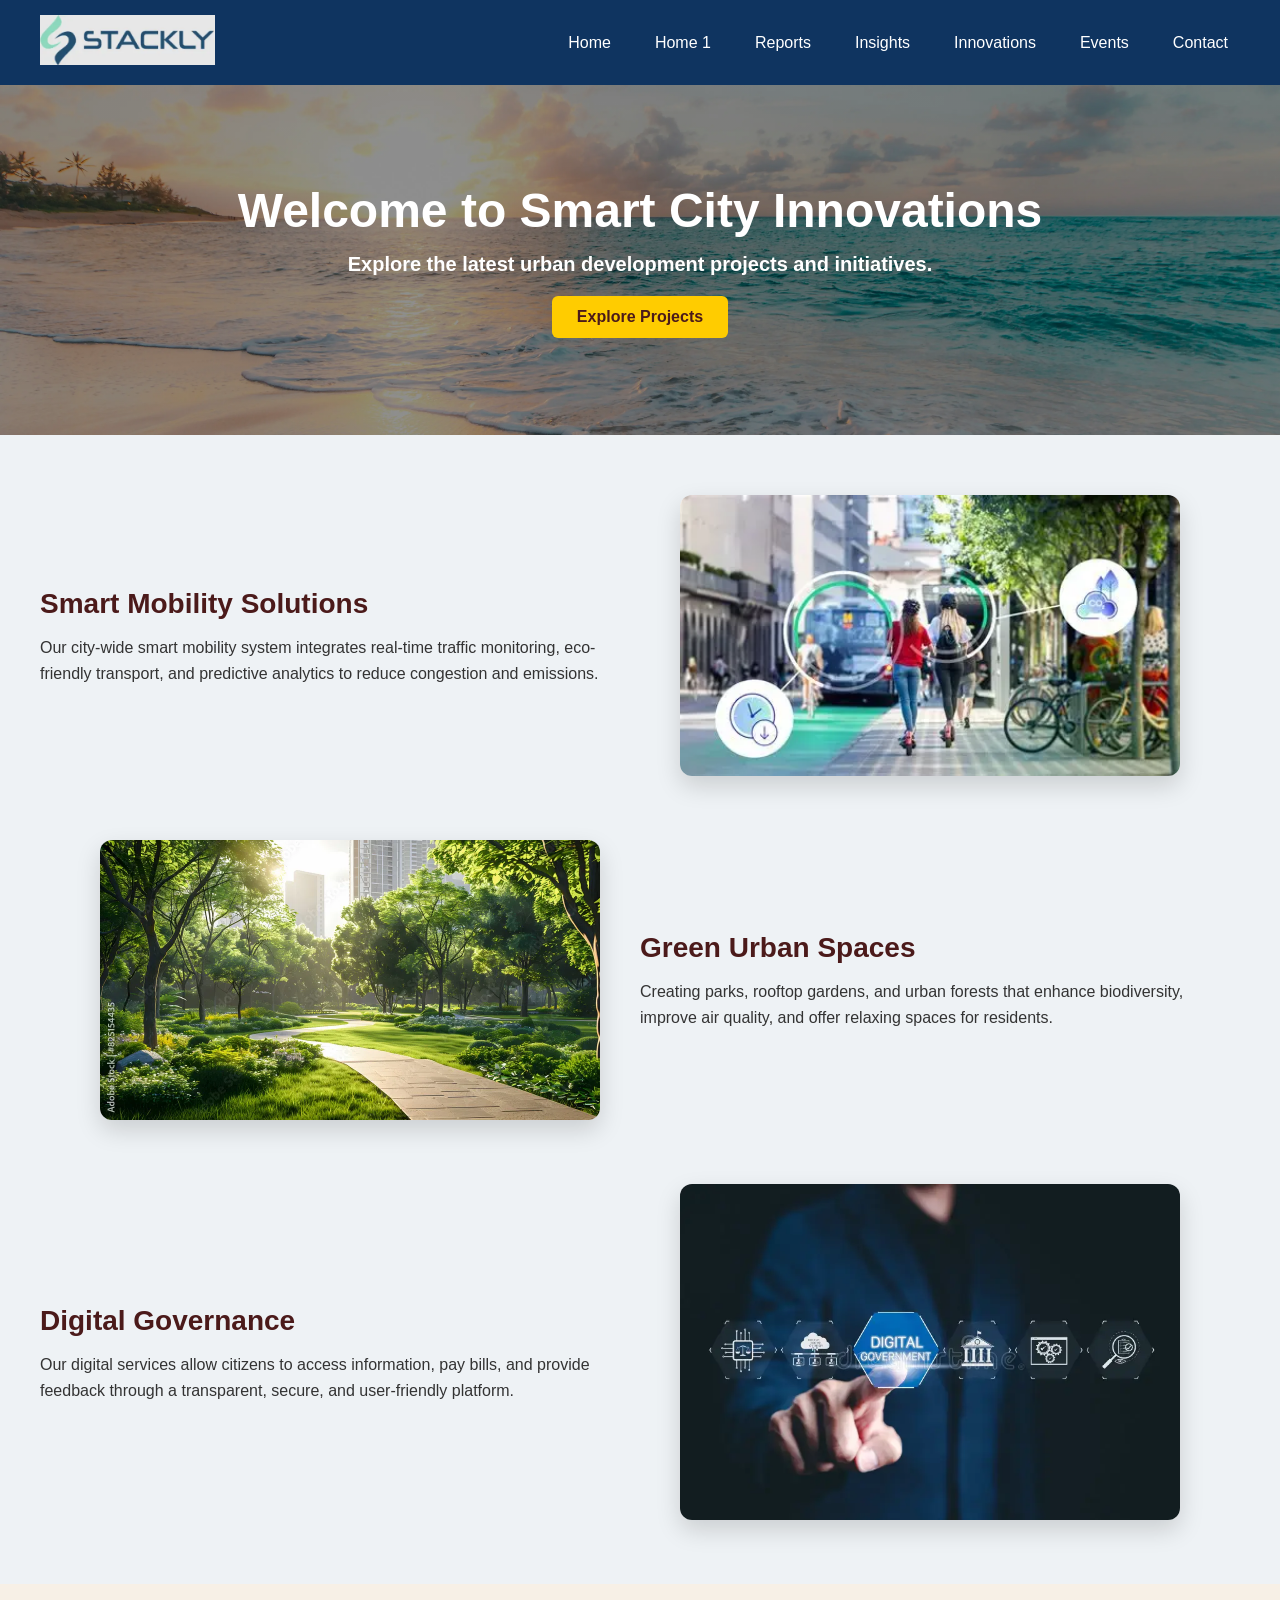
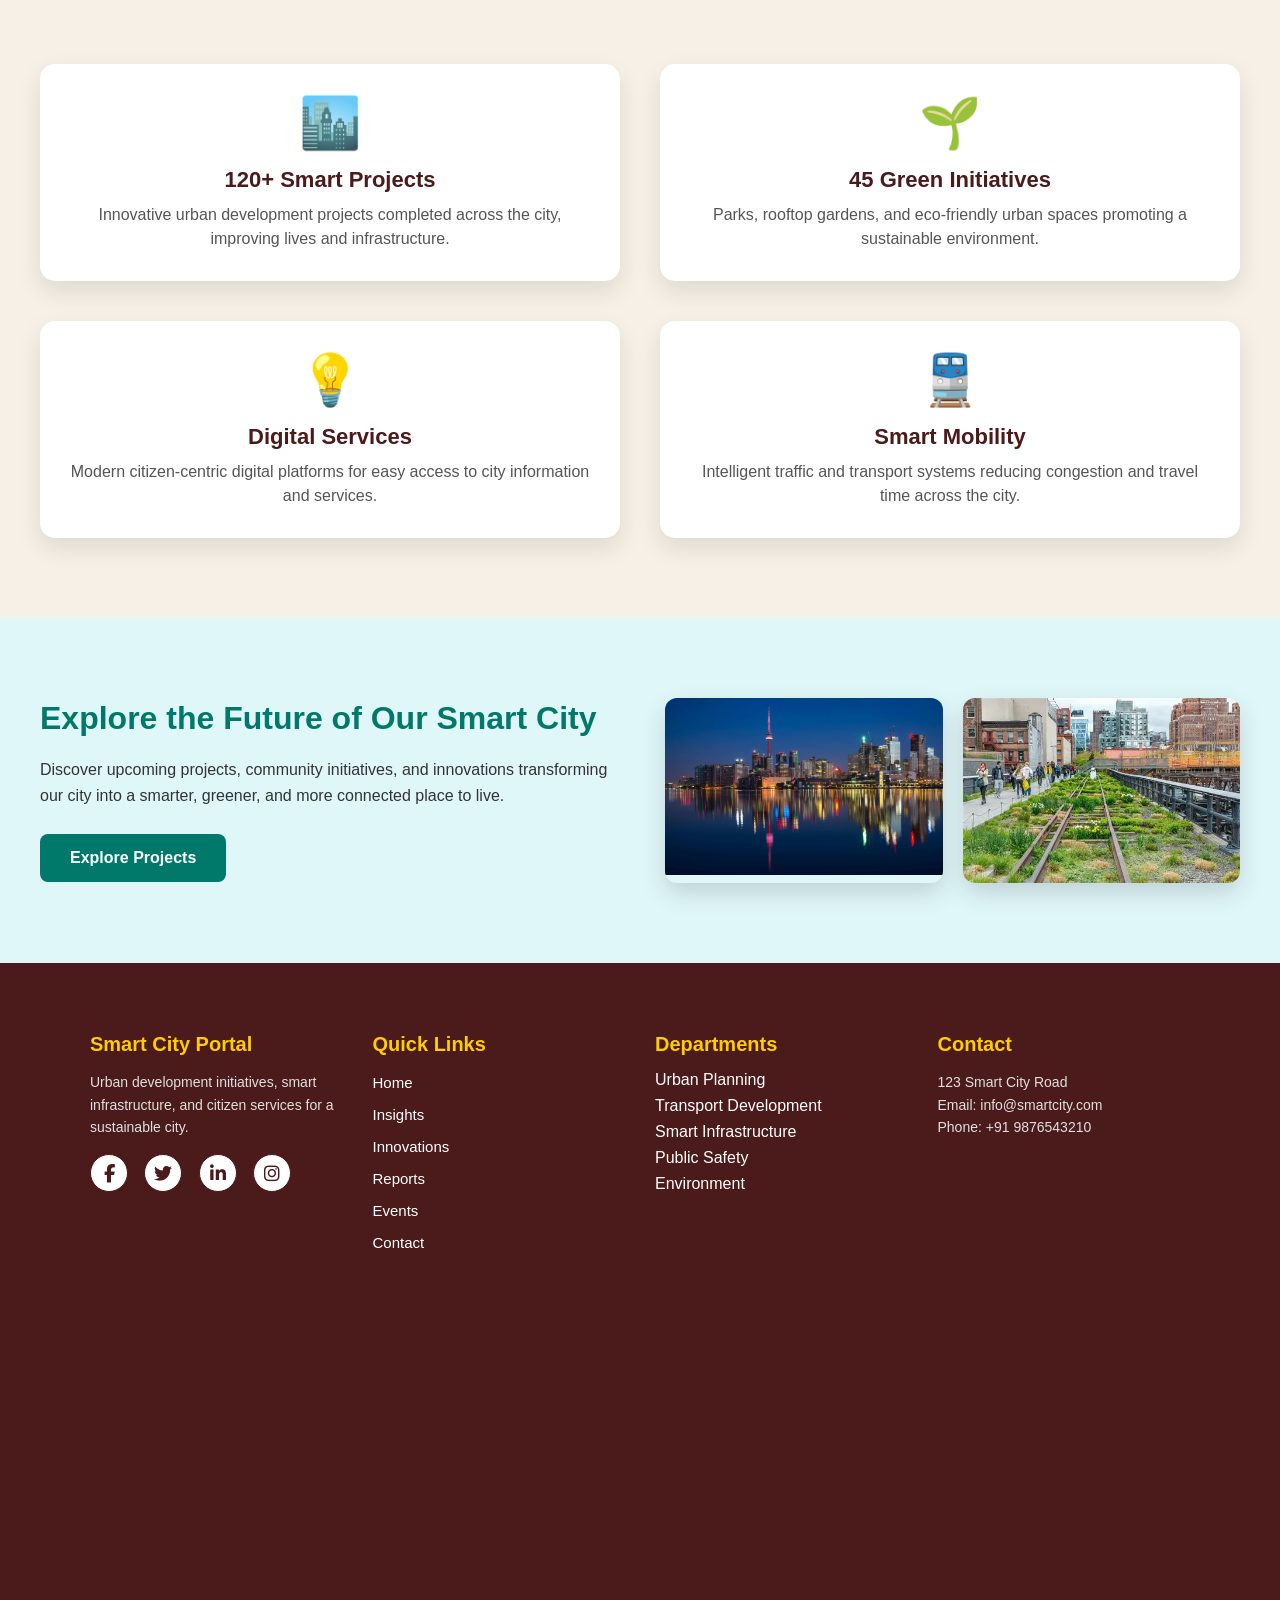
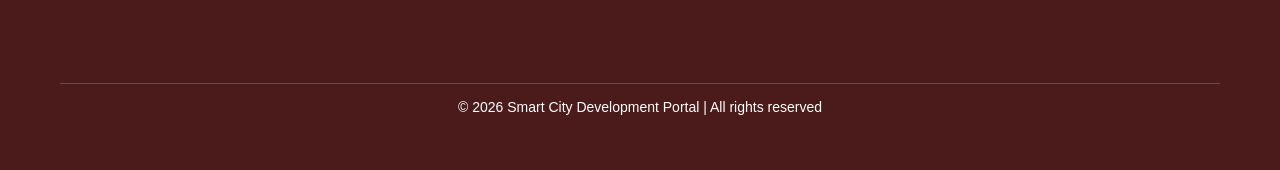
<file: home2.html>
<!DOCTYPE html>
<html lang="en">
<head>
  <meta charset="UTF-8">
  <meta name="viewport" content="width=device-width, initial-scale=1.0">
  <title>Home 2 - Smart City Portal</title>
  <!-- CSS -->
  

   <link rel="stylesheet" href="footer.css">
  <link rel="stylesheet" href="style.css">
  <link rel="stylesheet" href="./news.css">
  <link rel="stylesheet" href="https://cdnjs.cloudflare.com/ajax/libs/font-awesome/6.5.0/css/all.min.css">
  <style>
    /* GLOBAL STYLES */
    * { margin:0; padding:0; box-sizing:border-box; font-family:"Poppins", sans-serif;}
    body { background:#f5f7fa; }

    a { text-decoration:none; color:white; }
    ul { list-style:none; }

    /* HEADER */
    .header {
      width:100%;
      padding:20px 40px;
      background:#4b1a1a;
      color:white;
      display:flex;
      justify-content:space-between;
      align-items:center;
      position:relative;
    }

    .header img { height:60px; }

    .nav-links {
      display:flex;
      gap:25px;
    }

    .dropdown { position:relative; }
    .dropdown-btn { display:flex; align-items:center; gap:5px; cursor:pointer; }

    .dropdown-content {
      display:none;
      position:absolute;
      top:38px;
      left:0;
      background:#4b1a1a;
      width:160px;
      border-radius:8px;
      padding:10px 0;
      z-index:999;
    }

    .dropdown-content li a {
      display:block;
      padding:10px 15px;
      color:white;
    }

    .dropdown-content li a:hover { background:#381111; }

    .menu-toggle { display:none; font-size:28px; cursor:pointer; }

    li a:hover { color:#ffcc00; }

    /* HERO */
    .hero {
      height:350px;
      background: linear-gradient(rgba(0,0,0,0.4), rgba(0,0,0,0.4)),
                  url('./images/17.webp') center/cover no-repeat;
      display:flex;
      flex-direction:column;
      justify-content:center;
      align-items:center;
      color:white;
      text-align:center;
      padding:0 20px;
      animation: fadeIn 1s ease-in-out;
    }

    .hero h1 { font-size:48px; margin-bottom:15px; }
    .hero p { font-size:20px; margin-bottom:20px; }
    .hero button {
      padding:12px 25px;
      background:#ffcc00;
      border:none;
      color:#4b1a1a;
      font-weight:bold;
      font-size:16px;
      border-radius:6px;
      cursor:pointer;
      transition:0.3s;
    }
    .hero button:hover { transform:scale(1.05); }

    @keyframes fadeIn { from {opacity:0;} to {opacity:1;} }

    /* FOOTER */
    .footer { background:#4b1a1a; padding-top:40px; color:white; }
    .footer-container { display:flex; justify-content:space-between; padding:30px; flex-wrap:wrap; }
    .footer-box h3 { margin-bottom:15px; font-size:20px; color:#ffcc00; }
    .footer-box p, .footer-box a { color:#e0e0e0; font-size:14px; line-height:1.6; }
    .footer-box ul { list-style:none; }
    .footer-box ul li { margin-bottom:8px; }
    .footer-box ul li a { text-decoration:none; transition:0.3s; }
    .footer-box ul li a:hover { color:#4b1a1a; }
    .footer-bottom { text-align:center; background:#4b1a1a; padding:15px 0; }
    .footer-social a {
      display:inline-block; margin-right:12px; font-size:18px; width:38px; height:38px;
      text-align:center; line-height:38px; border-radius:50%; background:white; color:#4b1a1a;
      border:1px solid #4b1a1a; transition:0.3s;
    }
    .footer-social a:hover { transform:translateY(-5px); }

    /* RESPONSIVE */
    @media(max-width:900px){
      .nav-links { display:none; flex-direction:column; background:#4b1a1a; position:absolute; top:70px; right:20px; width:200px; padding:20px; border-radius:10px; z-index:1000; }
      .menu-toggle { display:block; }
    }
    @media(max-width:500px){ .hero h1{ font-size:32px;} .hero p{ font-size:16px; } }
  </style>
</head>
<body>

 <header class="top-header">
  <a href="home2.html" class="site-logo">
   <img src="./images/white-logo.webp" class="logo">
  </a>
  <style>
.logo{
    height:50px;
    width:auto;
}
</style>
  <ul id="mainMenu" class="main-menu">
    <li><a href="index.html">Home </a></li>
    <li><a href="home1.html">Home 1</a></li>
    <li><a href="reports.html">Reports</a></li>
    <li><a href="insights.html">Insights</a></li>
    <li><a href="invocations.html">Innovations</a></li>
    <li><a href="events.html">Events</a></li>
    <li><a href="contact.html">Contact</a></li>
  </ul>

  <div class="hamburger" onclick="document.getElementById('mainMenu').classList.toggle('show')">
    <i class="fa-solid fa-bars"></i>
  </div>
</header>
  <!-- HERO -->
  <section class="hero">
    <h1>Welcome to Smart City Innovations</h1>
    <p>Explore the latest urban development projects and initiatives.</p>
    <button onclick="window.location.href='projects.html'">Explore Projects</button>
  </section>


  <!-- ===== CREATIVE SECTION BELOW HERO ===== -->
<section class="innovation-section">
  <div class="innovation-container">

    <!-- ITEM 1 -->
    <div class="innovation-item">
      <div class="innovation-text">
        <h2>Smart Mobility Solutions</h2>
        <p>Our city-wide smart mobility system integrates real-time traffic monitoring, eco-friendly transport, and predictive analytics to reduce congestion and emissions.</p>
      </div>
      <div class="innovation-image">
        <img src="./images/18 (1).webp" alt="Smart Mobility">
      </div>
    </div>

    <!-- ITEM 2 -->
    <div class="innovation-item reverse">
      <div class="innovation-text">
        <h2>Green Urban Spaces</h2>
        <p>Creating parks, rooftop gardens, and urban forests that enhance biodiversity, improve air quality, and offer relaxing spaces for residents.</p>
      </div>
      <div class="innovation-image">
        <img src="./images/19.webp" alt="Green Spaces">
      </div>
    </div>

    <!-- ITEM 3 -->
    <div class="innovation-item">
      <div class="innovation-text">
        <h2>Digital Governance</h2>
        <p>Our digital services allow citizens to access information, pay bills, and provide feedback through a transparent, secure, and user-friendly platform.</p>
      </div>
      <div class="innovation-image">
        <img src="./images/20 (1).webp" alt="Digital Governance">
      </div>
    </div>

  </div>
</section>

<style>
.innovation-section {
  background:#eef2f5;
  padding:60px 20px;
}

.innovation-container {
  max-width:1200px;
  margin:0 auto;
  display:flex;
  flex-direction:column;
  gap:60px;
}

.innovation-item {
  display:flex;
  align-items:center;
  gap:40px;
  animation: slideInLeft 1s ease forwards;
}

.innovation-item.reverse { flex-direction: row-reverse; }

.innovation-text h2 { font-size:28px; color:#4b1a1a; margin-bottom:15px; }
.innovation-text p { font-size:16px; line-height:1.6; color:#333; }

.innovation-image img { width:500px; max-width:100%; border-radius:12px; box-shadow:0 10px 25px rgba(0,0,0,0.15); }

@keyframes slideInLeft {
  0% { opacity:0; transform:translateX(-50px); }
  100% { opacity:1; transform:translateX(0); }
}

@media(max-width:900px){
  .innovation-item { flex-direction:column; text-align:center; }
  .innovation-item.reverse { flex-direction:column; }
  .innovation-image img { width:100%; }
}
</style>

  <!-- ===== HIGHLIGHTS SECTION ===== -->
<section class="highlights-section">
  <div class="highlights-container">

    <div class="highlight-item">
      <div class="highlight-icon">🏙️</div>
      <h3>120+ Smart Projects</h3>
      <p>Innovative urban development projects completed across the city, improving lives and infrastructure.</p>
    </div>

    <div class="highlight-item">
      <div class="highlight-icon">🌱</div>
      <h3>45 Green Initiatives</h3>
      <p>Parks, rooftop gardens, and eco-friendly urban spaces promoting a sustainable environment.</p>
    </div>

    <div class="highlight-item">
      <div class="highlight-icon">💡</div>
      <h3>Digital Services</h3>
      <p>Modern citizen-centric digital platforms for easy access to city information and services.</p>
    </div>

    <div class="highlight-item">
      <div class="highlight-icon">🚆</div>
      <h3>Smart Mobility</h3>
      <p>Intelligent traffic and transport systems reducing congestion and travel time across the city.</p>
    </div>

  </div>
</section>

<style>
/* ===== HIGHLIGHTS SECTION ===== */
.highlights-section {
  background: #f7f0e6; /* Different light color */
  padding: 80px 20px;
}

.highlights-container {
  max-width: 1200px;
  margin: 0 auto;
  display: flex;
  flex-wrap: wrap;
  gap: 40px;
  justify-content: space-between;
}

.highlight-item {
  flex: 1 1 45%;
  background: white;
  border-radius: 15px;
  padding: 30px;
  text-align: center;
  box-shadow: 0 10px 25px rgba(0,0,0,0.1);
  transition: transform 0.3s, box-shadow 0.3s;
}

.highlight-item:hover {
  transform: translateY(-10px);
  box-shadow: 0 15px 30px rgba(0,0,0,0.2);
}

.highlight-icon {
  font-size: 50px;
  margin-bottom: 15px;
}

.highlight-item h3 {
  font-size: 22px;
  color: #4b1a1a;
  margin-bottom: 10px;
}

.highlight-item p {
  font-size: 16px;
  color: #555;
  line-height: 1.5;
}

/* RESPONSIVE */
@media(max-width:900px){
  .highlight-item { flex: 1 1 100%; }
}
</style>


<!-- ===== CITY SHOWCASE / CALL-TO-ACTION SECTION ===== -->
<section class="cta-section">
  <div class="cta-container">
    
    <div class="cta-left">
      <h2>Explore the Future of Our Smart City</h2>
      <p>Discover upcoming projects, community initiatives, and innovations transforming our city into a smarter, greener, and more connected place to live.</p>
      <a href="projects.html" class="cta-btn">Explore Projects</a>
    </div>
    
    <div class="cta-right">
      <div class="cta-image-wrapper">
        <img src="./images/21.webp" alt="City Skyline">
      </div>
      <div class="cta-image-wrapper">
        <img src="./images/22.webp
        " alt="Urban Innovation">
      </div>
    </div>

  </div>
</section>

<style>
/* ===== CTA SECTION ===== */
.cta-section {
  background: #e0f7fa; /* Fresh light color */
  padding: 80px 20px;
}

.cta-container {
  max-width: 1200px;
  margin: 0 auto;
  display: flex;
  gap: 50px;
  align-items: center;
  flex-wrap: wrap;
}

.cta-left {
  flex: 1 1 45%;
}

.cta-left h2 {
  font-size: 32px;
  color: #00796b;
  margin-bottom: 20px;
}

.cta-left p {
  font-size: 16px;
  color: #333;
  line-height: 1.6;
  margin-bottom: 25px;
}

.cta-btn {
  display: inline-block;
  background: #00796b;
  color: white;
  padding: 15px 30px;
  border-radius: 8px;
  font-weight: bold;
  text-decoration: none;
  transition: background 0.3s, transform 0.3s;
}

.cta-btn:hover {
  background: #004d40;
  transform: translateY(-3px);
}

.cta-right {
  flex: 1 1 45%;
  display: flex;
  gap: 20px;
  flex-wrap: wrap;
}

.cta-image-wrapper {
  flex: 1 1 48%;
  overflow: hidden;
  border-radius: 12px;
  box-shadow: 0 10px 25px rgba(0,0,0,0.15);
  transition: transform 0.3s;
}

.cta-image-wrapper img {
  width: 100%;
  display: block;
}

.cta-image-wrapper:hover {
  transform: scale(1.05);
}

/* RESPONSIVE */
@media(max-width:900px){
  .cta-container { flex-direction: column; text-align: center; }
  .cta-left, .cta-right { flex: 1 1 100%; }
  .cta-right { display: flex; justify-content: center; }
  .cta-image-wrapper { flex: 1 1 45%; margin-bottom: 15px; }
}
</style>
<footer class="footer">

<div class="footer-container">

<div class="footer-box">
<h3>Smart City Portal</h3>
<p>
Urban development initiatives, smart infrastructure,
and citizen services for a sustainable city.
</p>
<div class="footer-social">

<a href="404.html"><i class="fa-brands fa-facebook-f"></i></a>

<a href="404.html"><i class="fa-brands fa-twitter"></i></a>

<a href="404.html"><i class="fa-brands fa-linkedin-in"></i></a>

<a href="404.html"><i class="fa-brands fa-instagram"></i></a>

</div>
</div>


<div class="footer-box">
<h3>Quick Links</h3>
<ul>
<li><a href="home2.html">Home</a></li>
<li><a href="insights.html">Insights</a></li>
<li><a href="innovations.html">Innovations</a></li>
<li><a href="reports.html">Reports</a></li>
<li><a href="events.html">Events</a></li>
<li><a href="contact.html">Contact</a></li>
</ul>
</div>


<div class="footer-box">
<h3>Departments</h3>
<ul>
<li>Urban Planning</li>
<li>Transport Development</li>
<li>Smart Infrastructure</li>
<li>Public Safety</li>
<li>Environment</li>
</ul>
</div>


<div class="footer-box">
<h3>Contact</h3>
<p>123 Smart City Road</p>
<p>Email: info@smartcity.com</p>
<p>Phone: +91 9876543210</p>
</div>

</div>
<div class="map-container">
    <iframe 
    src="https://maps.google.com/maps?q=Hyderabad%20India&output=embed">
    </iframe>
</div>
<div class="footer-bottom">
© 2026 Smart City Development Portal | All rights reserved
</div>

</footer>
<!-- FOOTER END -->




  <!-- JS -->
 <script>

const toggleBtn = document.getElementById("menu-toggle");
const navLinks = document.querySelector(".nav-links");

toggleBtn.addEventListener("click", () => {
navLinks.classList.toggle("active");
});

</script>
</body>
</html>
</file>
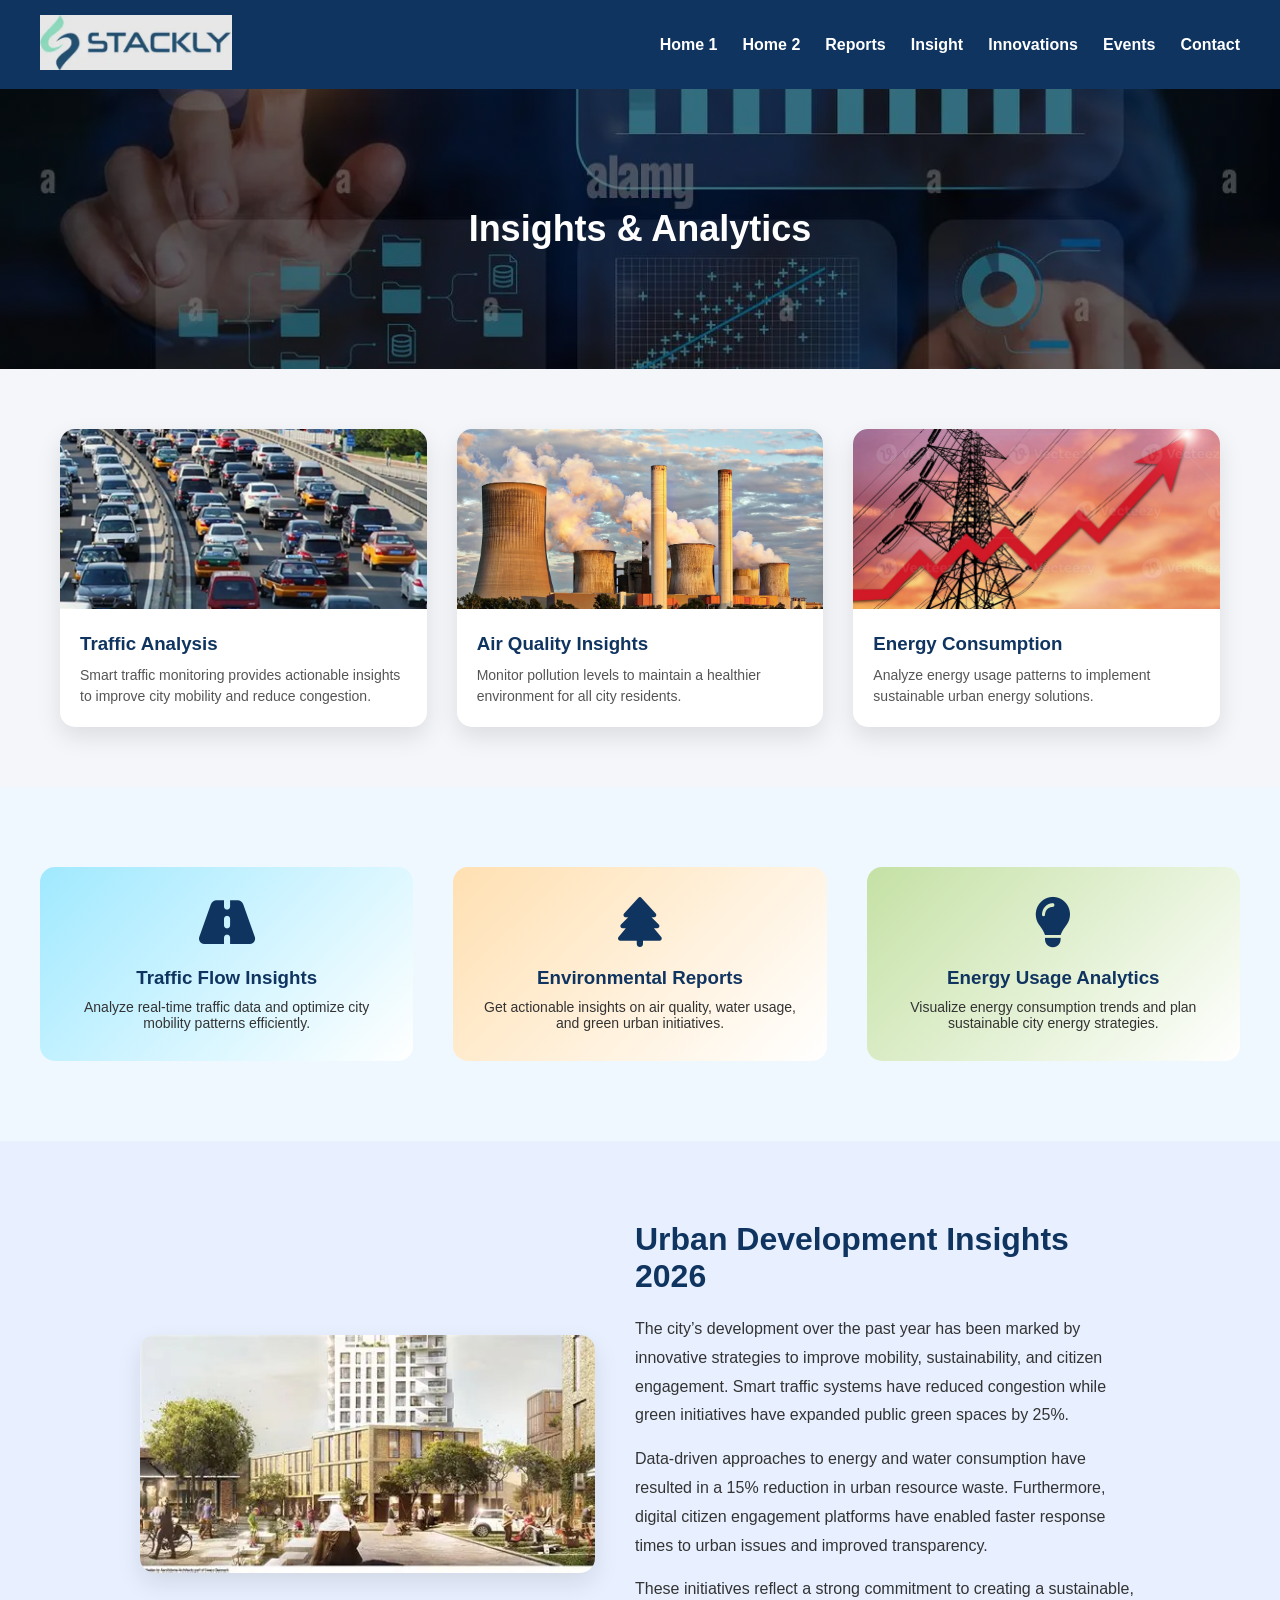
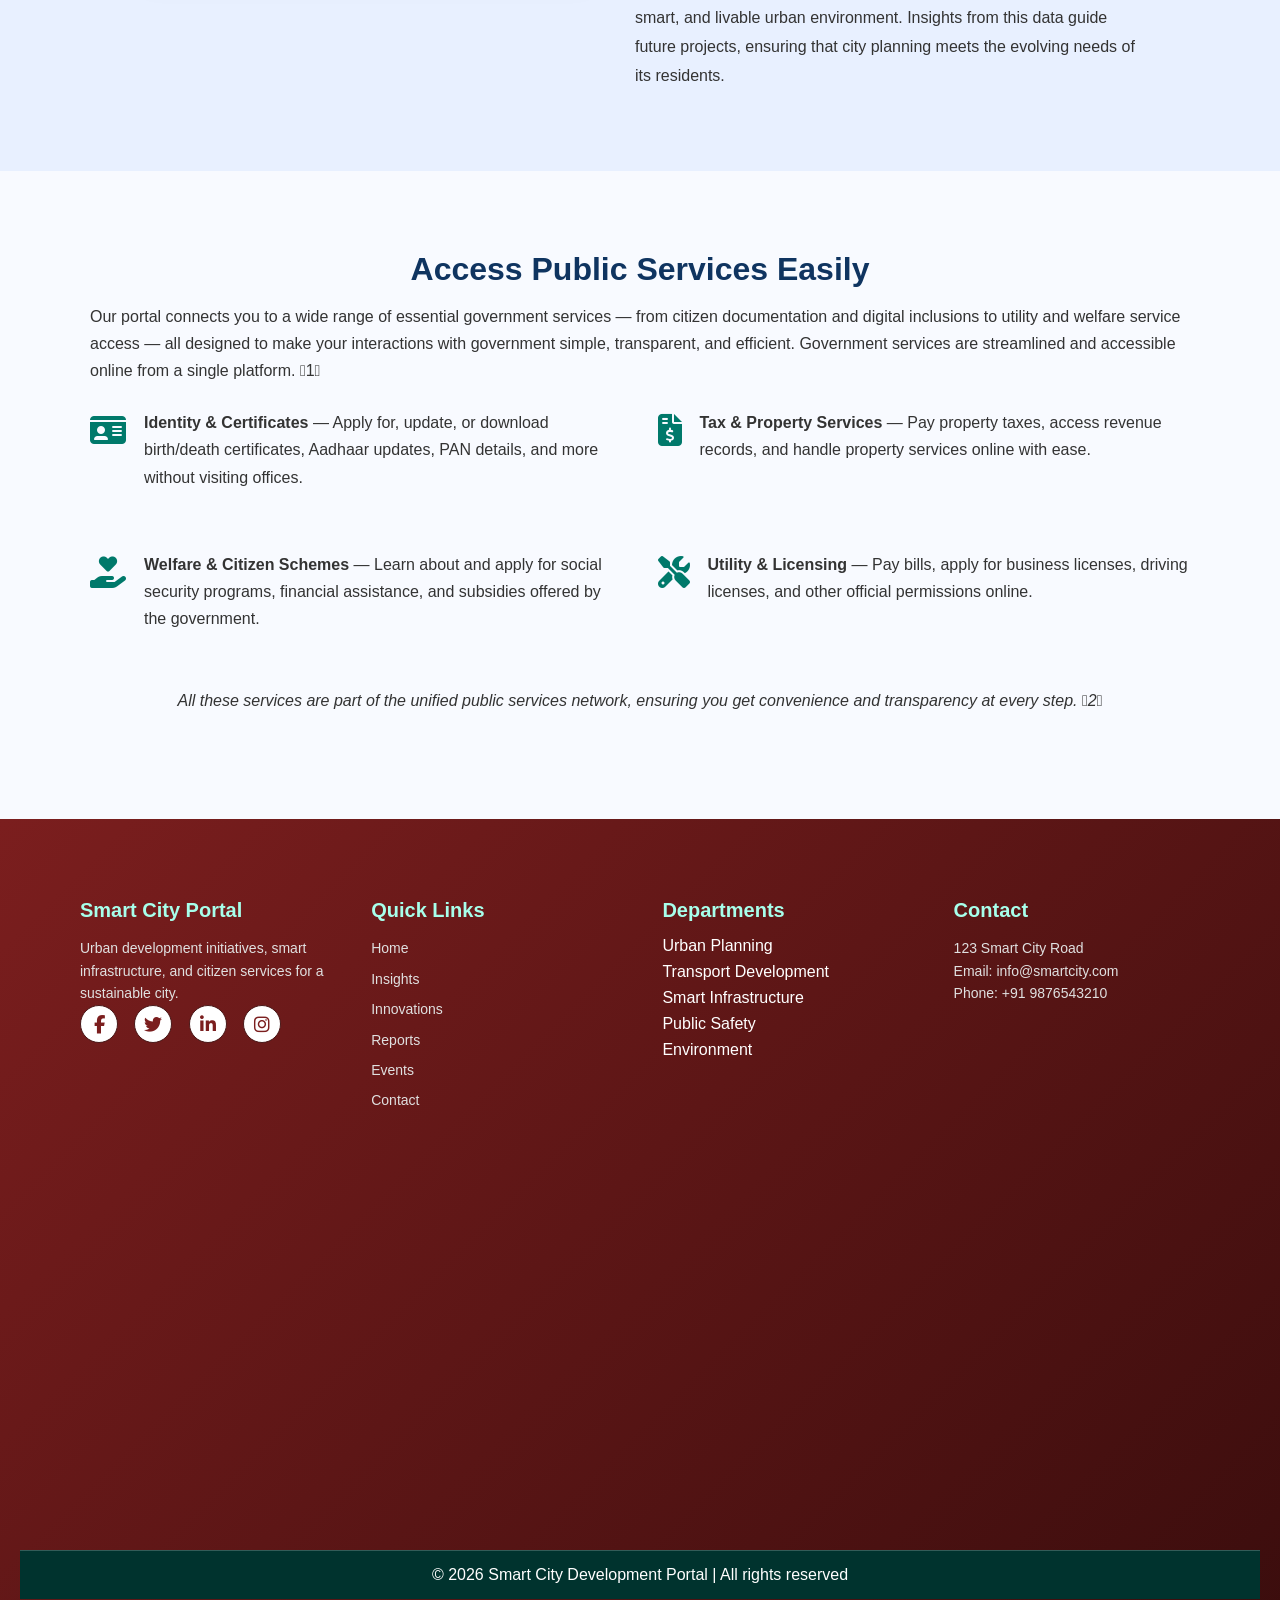
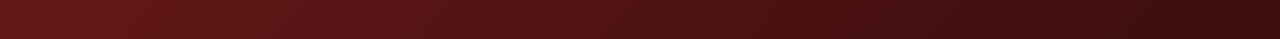
<file: insights.html>
<!DOCTYPE html>
<html lang="en">
<head>
 <link rel="stylesheet" href="./news.css">

  <link rel="stylesheet" href="footer.css">
  <link rel="stylesheet"
href="https://cdnjs.cloudflare.com/ajax/libs/font-awesome/6.5.0/css/all.min.css">
  <meta charset="UTF-8">
  <meta name="viewport" content="width=device-width, initial-scale=1.0">

  <link rel="stylesheet" href="./header.css">
  <title>Insights - Urban Development Portal</title>
  <link rel="stylesheet" href="https://cdnjs.cloudflare.com/ajax/libs/font-awesome/6.5.0/css/all.min.css">
  <style>
    /* ===== GLOBAL ===== */
    * { margin:0; padding:0; box-sizing:border-box; font-family:"Poppins",sans-serif; }
    body { background:#f4f6fa; color:#333; }
    a { text-decoration:none; color:inherit; }
    ul { list-style:none; }

    /* ===== HEADER ===== */
    header {
      display:flex; justify-content:space-between; align-items:center;
      padding:18px 40px; background:#0f3460; color:white;
    }
    header img { height:60px; }
    nav a { margin:0 15px; font-weight:bold; color:white; transition:0.3s; }
    nav a:hover { color:#ffcc00; }
    .menu-toggle { display:none; font-size:28px; cursor:pointer; }

    /* ===== HERO ===== */
    .hero {
      height:280px;
      background:linear-gradient(rgba(0,0,0,0.5),rgba(0,0,0,0.5)),
                 url('./images/29.webp');
      background-size:cover; background-position:center;
      display:flex; align-items:center; justify-content:center;
      color:white; font-size:36px; font-weight:bold; text-align:center;
    }

    /* ===== INSIGHTS CARDS ===== */
    .insights-section { padding:60px 20px; max-width:1200px; margin:0 auto; }
    .insights-grid { display:flex; gap:30px; flex-wrap:wrap; justify-content:center; }

    .insight-card {
      flex:1 1 30%;
      background:white; border-radius:15px; overflow:hidden;
      box-shadow:0 10px 25px rgba(0,0,0,0.1); transition:transform 0.3s;
      min-width:280px;
    }
    .insight-card:hover { transform:translateY(-10px); }
    .insight-card img { width:100%; height:180px; object-fit:cover; }
    .insight-card-content { padding:20px; }
    .insight-card-content h3 { color:#0f3460; margin-bottom:10px; }
    .insight-card-content p { font-size:14px; line-height:1.5; color:#555; }

    /* ===== FOOTER ===== */
    footer { background:#004d40; color:white; padding:40px 20px; }
    .footer-container { display:flex; justify-content:space-between; flex-wrap:wrap; max-width:1200px; margin:0 auto; gap:30px; }
    .footer-box h3 { font-size:20px; margin-bottom:15px; color:#a7ffeb; }
    .footer-box p, .footer-box a { font-size:14px; color:#e0f2f1; line-height:1.6; }
    .footer-box ul li { margin-bottom:8px; }
    .footer-box ul li a:hover { color:#a7ffeb; }
    .footer-social a { display:inline-block; margin-right:12px; width:38px; height:38px; line-height:38px; border-radius:50%; background:#a7ffeb; color:#004d40; text-align:center; transition:0.3s; }
    .footer-social a:hover { background:#004d40; color:#a7ffeb; transform:translateY(-5px); }
    .footer-bottom { text-align:center; background:#00332e; padding:15px 0; margin-top:20px; }

    /* ===== RESPONSIVE ===== */
    @media(max-width:900px){ 
      .menu-toggle { display:block; } 
      nav { display:none; } 
      .insights-grid { flex-direction:column; align-items:center; } 
      .insight-card { flex:1 1 80%; } 
    }
  </style>
</head>
<body>

  <!-- HEADER -->
  <header class="top-header">

  <a href="insights.html">
    <img src="./images/white-logo.webp" class="site-logo">
  </a>

  <ul class="main-menu" id="mainMenu">
    <li><a href="home1.html">Home 1</a></li>
    <li><a href="home2.html">Home 2</a></li>
    <li><a href="reports.html">Reports</a></li>
    <li><a href="insight.html">Insight</a></li>
    <li><a href="invocations.html">Innovations</a></li>
    <li><a href="events.html">Events</a></li>
    <li><a href="contact.html">Contact</a></li>
  </ul>

  <div class="hamburger" onclick="openMenu()">
    <i class="fa-solid fa-bars"></i>
  </div>

</header>
  <!-- HERO -->
  <div class="hero">Insights & Analytics</div>

  <!-- INSIGHTS CARDS -->
  <section class="insights-section">
    <div class="insights-grid">
      <div class="insight-card">
        <img src="./images/dataset-card (3).webp">
        <div class="insight-card-content">
          <h3>Traffic Analysis</h3>
          <p>Smart traffic monitoring provides actionable insights to improve city mobility and reduce congestion.</p>
        </div>
      </div>

      <div class="insight-card">
        <img src="./images/30.webp" alt="Air Quality">
        <div class="insight-card-content">
          <h3>Air Quality Insights</h3>
          <p>Monitor pollution levels to maintain a healthier environment for all city residents.</p>
        </div>
      </div>

      <div class="insight-card">
        <img src="./images/31.webp" alt="Energy Usage">
        <div class="insight-card-content">
          <h3>Energy Consumption</h3>
          <p>Analyze energy usage patterns to implement sustainable urban energy solutions.</p>
        </div>
      </div>
    </div>
  </section>



  <!-- ===== INSIGHTS HIGHLIGHTS SECTION ===== -->
<section class="insights-highlights" style="background:#f0f8ff; padding:80px 20px;">
  <div style="max-width:1200px; margin:0 auto; display:flex; flex-wrap:wrap; gap:40px; justify-content:space-between;">

    <!-- Highlight 1 -->
    <div style="flex:1 1 30%; text-align:center; padding:30px; border-radius:15px; background:linear-gradient(135deg, #a0e9ff, #ffffff); transition:transform 0.4s; cursor:pointer;">
      <i class="fa-solid fa-road" style="font-size:50px; color:#0f3460; margin-bottom:20px;"></i>
      <h3 style="color:#0f3460; margin-bottom:10px;">Traffic Flow Insights</h3>
      <p style="font-size:14px; color:#333;">Analyze real-time traffic data and optimize city mobility patterns efficiently.</p>
    </div>

    <!-- Highlight 2 -->
    <div style="flex:1 1 30%; text-align:center; padding:30px; border-radius:15px; background:linear-gradient(135deg, #ffe0b2, #ffffff); transition:transform 0.4s; cursor:pointer;">
      <i class="fa-solid fa-tree" style="font-size:50px; color:#0f3460; margin-bottom:20px;"></i>
      <h3 style="color:#0f3460; margin-bottom:10px;">Environmental Reports</h3>
      <p style="font-size:14px; color:#333;">Get actionable insights on air quality, water usage, and green urban initiatives.</p>
    </div>

    <!-- Highlight 3 -->
    <div style="flex:1 1 30%; text-align:center; padding:30px; border-radius:15px; background:linear-gradient(135deg, #c5e1a5, #ffffff); transition:transform 0.4s; cursor:pointer;">
      <i class="fa-solid fa-lightbulb" style="font-size:50px; color:#0f3460; margin-bottom:20px;"></i>
      <h3 style="color:#0f3460; margin-bottom:10px;">Energy Usage Analytics</h3>
      <p style="font-size:14px; color:#333;">Visualize energy consumption trends and plan sustainable city energy strategies.</p>
    </div>

  </div>
</section>

<!-- ===== ANIMATION ===== -->
<style>
  .insights-highlights div:hover {
    transform: translateY(-10px) scale(1.03);
  }
  @media (max-width:900px) {
    .insights-highlights div { flex:1 1 100%; }
  }
</style>

<!-- ===== INSIGHT REPORT SECTION ===== -->
<section class="insight-report" style="background:#e8f0ff; padding:80px 20px;">
  <div style="max-width:1000px; margin:0 auto; display:flex; flex-wrap:wrap; gap:40px; align-items:center;">

    <!-- Left side: image or illustration -->
    <div style="flex:1 1 45%;">
      <img src="./images/32.webp" 
           alt="Urban Insight" style="width:100%; border-radius:15px; box-shadow:0 10px 25px rgba(0,0,0,0.1);">
    </div>

    <!-- Right side: text -->
    <div style="flex:1 1 50%; text-align:left;">
      <h2 style="color:#0f3460; font-size:32px; margin-bottom:20px;">Urban Development Insights 2026</h2>
      <p style="font-size:16px; line-height:1.8; color:#333; margin-bottom:15px;">
        The city’s development over the past year has been marked by innovative strategies to improve mobility, sustainability, and citizen engagement. Smart traffic systems have reduced congestion while green initiatives have expanded public green spaces by 25%.
      </p>
      <p style="font-size:16px; line-height:1.8; color:#333; margin-bottom:15px;">
        Data-driven approaches to energy and water consumption have resulted in a 15% reduction in urban resource waste. Furthermore, digital citizen engagement platforms have enabled faster response times to urban issues and improved transparency.
      </p>
      <p style="font-size:16px; line-height:1.8; color:#333;">
        These initiatives reflect a strong commitment to creating a sustainable, smart, and livable urban environment. Insights from this data guide future projects, ensuring that city planning meets the evolving needs of its residents.
      </p>
    </div>

  </div>
</section>

<!-- ===== RESPONSIVE ===== -->
<style>
  @media(max-width:900px){
    .insight-report div { flex:1 1 100%; }
    .insight-report img { margin-bottom:30px; }
    .insight-report h2 { text-align:center; }
    .insight-report p { text-align:center; }
  }
</style>


<!-- ===== GOVERNMENT SERVICES SECTION ===== -->
<section class="gov-services-section">
  <div class="gov-services-container">
    <h2>Access Public Services Easily</h2>
    <p>
      Our portal connects you to a wide range of essential government services — from citizen documentation and digital inclusions to utility and welfare service access — all designed to make your interactions with government simple, transparent, and efficient.
      Government services are streamlined and accessible online from a single platform. 1
    </p>

    <div class="gov-services-list">
      <div class="gov-service-text">
        <i class="fa-solid fa-id-card"></i>
        <p><strong>Identity & Certificates</strong> — Apply for, update, or download birth/death certificates, Aadhaar updates, PAN details, and more without visiting offices.</p>
      </div>

      <div class="gov-service-text">
        <i class="fa-solid fa-file-invoice-dollar"></i>
        <p><strong>Tax & Property Services</strong> — Pay property taxes, access revenue records, and handle property services online with ease.</p>
      </div>

      <div class="gov-service-text">
        <i class="fa-solid fa-hand-holding-heart"></i>
        <p><strong>Welfare & Citizen Schemes</strong> — Learn about and apply for social security programs, financial assistance, and subsidies offered by the government.</p>
      </div>

      <div class="gov-service-text">
        <i class="fa-solid fa-screwdriver-wrench"></i>
        <p><strong>Utility & Licensing</strong> — Pay bills, apply for business licenses, driving licenses, and other official permissions online.</p>
      </div>
    </div>

    <p class="gov-services-note">
      All these services are part of the unified public services network, ensuring you get convenience and transparency at every step. 2
    </p>
  </div>
</section>

<style>
/* ===== GOVERNMENT SERVICES SECTION ===== */
.gov-services-section {
  background: #f8faff;
  padding: 80px 20px;
}

.gov-services-container {
  max-width: 1100px;
  margin: auto;
  text-align: left;
}

.gov-services-section h2 {
  font-size: 32px;
  color: #0f3460;
  margin-bottom: 15px;
  text-align: center;
}

.gov-services-section p {
  font-size: 16px;
  line-height: 1.7;
  color: #333;
  margin-bottom: 25px;
}

.gov-services-list {
  display: flex;
  flex-direction: column;
  gap: 25px;
  margin-top: 20px;
}

.gov-service-text {
  display: flex;
  align-items: flex-start;
  gap: 18px;
}

.gov-service-text i {
  font-size: 32px;
  color: #00796b;
  margin-top: 5px;
}

.gov-services-note {
  margin-top: 30px;
  font-style: italic;
  text-align: center;
  color: #555;
}

/* Responsive */
@media (min-width: 768px) {
  .gov-services-list {
    flex-direction: row;
    flex-wrap: wrap;
    gap: 35px;
  }
  .gov-service-text {
    flex: 1 1 calc(50% - 30px);
  }
}
</style>
  <!-- ===== FOOTER (Insights style) ===== -->

<script>
function openMenu(){
document.getElementById("mainMenu").classList.toggle("show");
}
</script>


<style>

.footer{
background:linear-gradient(135deg,#7b1e1e,#3b0d0d);
color:white;
padding-top:40px;
font-family:Arial;
}

.footer-container{
display:flex;
justify-content:space-between;
flex-wrap:wrap;
padding:40px;
}

.footer-box{
width:22%;
}

.footer-box h3{
margin-bottom:15px;
}

.footer-box p,
.footer-box a{
color:#e0e0e0;
font-size:14px;
line-height:1.6;
text-decoration:none;
}

.footer-box ul{
list-style:none;
padding:0;
}

.footer-box ul li{
margin-bottom:8px;
}

.footer-social a{
display:inline-block;
margin-right:12px;
font-size:18px;
width:38px;
height:38px;
text-align:center;
line-height:38px;
border-radius:50%;
background:white;
color:#7b1e1e;
transition:0.3s;
}

.footer-social a:hover{
transform:translateY(-5px);
}

.footer-bottom{
text-align:center;
padding:15px 0;
border-top:1px solid rgba(255,255,255,0.2);
margin-top:20px;
}

@media(max-width:900px){
.footer-box{
width:45%;
margin-bottom:25px;
}
}

@media(max-width:500px){
.footer-box{
width:100%;
}
}

</style>


<footer class="footer">

<div class="footer-container">

<div class="footer-box">
<h3>Smart City Portal</h3>
<p>
Urban development initiatives, smart infrastructure,
and citizen services for a sustainable city.
</p>

<div class="footer-social">

<a href="404.html"><i class="fa-brands fa-facebook-f"></i></a>

<a href="404.html"><i class="fa-brands fa-twitter"></i></a>

<a href="404.html"><i class="fa-brands fa-linkedin-in"></i></a>

<a href="404.html"><i class="fa-brands fa-instagram"></i></a>

</div>
</div>


<div class="footer-box">
<h3>Quick Links</h3>
<ul>
<li><a href="home2.html">Home</a></li>
<li><a href="insights.html">Insights</a></li>
<li><a href="innovations.html">Innovations</a></li>
<li><a href="reports.html">Reports</a></li>
<li><a href="events.html">Events</a></li>
<li><a href="contact.html">Contact</a></li>
</ul>
</div>


<div class="footer-box">
<h3>Departments</h3>
<ul>
<li>Urban Planning</li>
<li>Transport Development</li>
<li>Smart Infrastructure</li>
<li>Public Safety</li>
<li>Environment</li>
</ul>
</div>


<div class="footer-box">
<h3>Contact</h3>
<p>123 Smart City Road</p>
<p>Email: info@smartcity.com</p>
<p>Phone: +91 9876543210</p>
</div>

</div>
<div class="map-container">
    <iframe 
    src="https://maps.google.com/maps?q=Hyderabad%20India&output=embed">
    </iframe>
</div>
<div class="footer-bottom">
© 2026 Smart City Development Portal | All rights reserved
</div>
<script>
function openMenu(){
  document.getElementById("mainMenu").classList.toggle("show");
}
</script>
</footer>
</body>
</html>
</file>
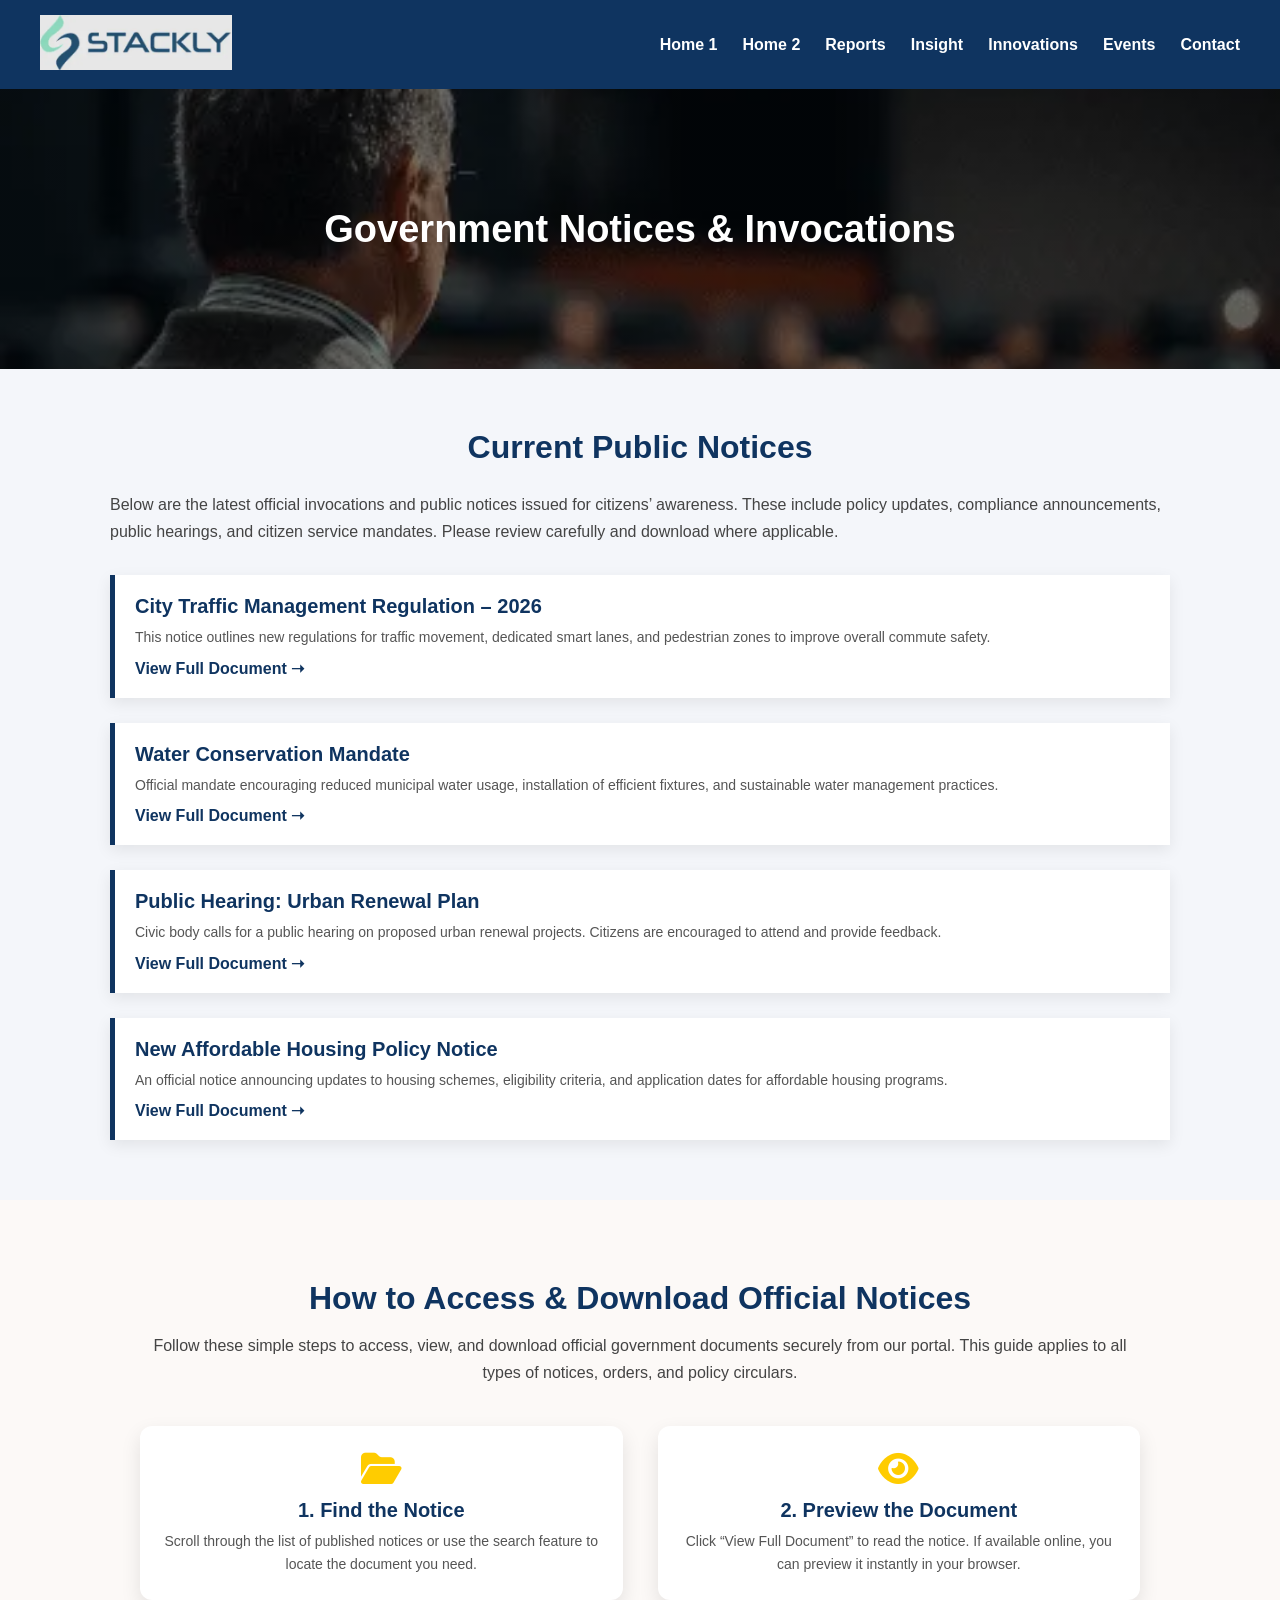
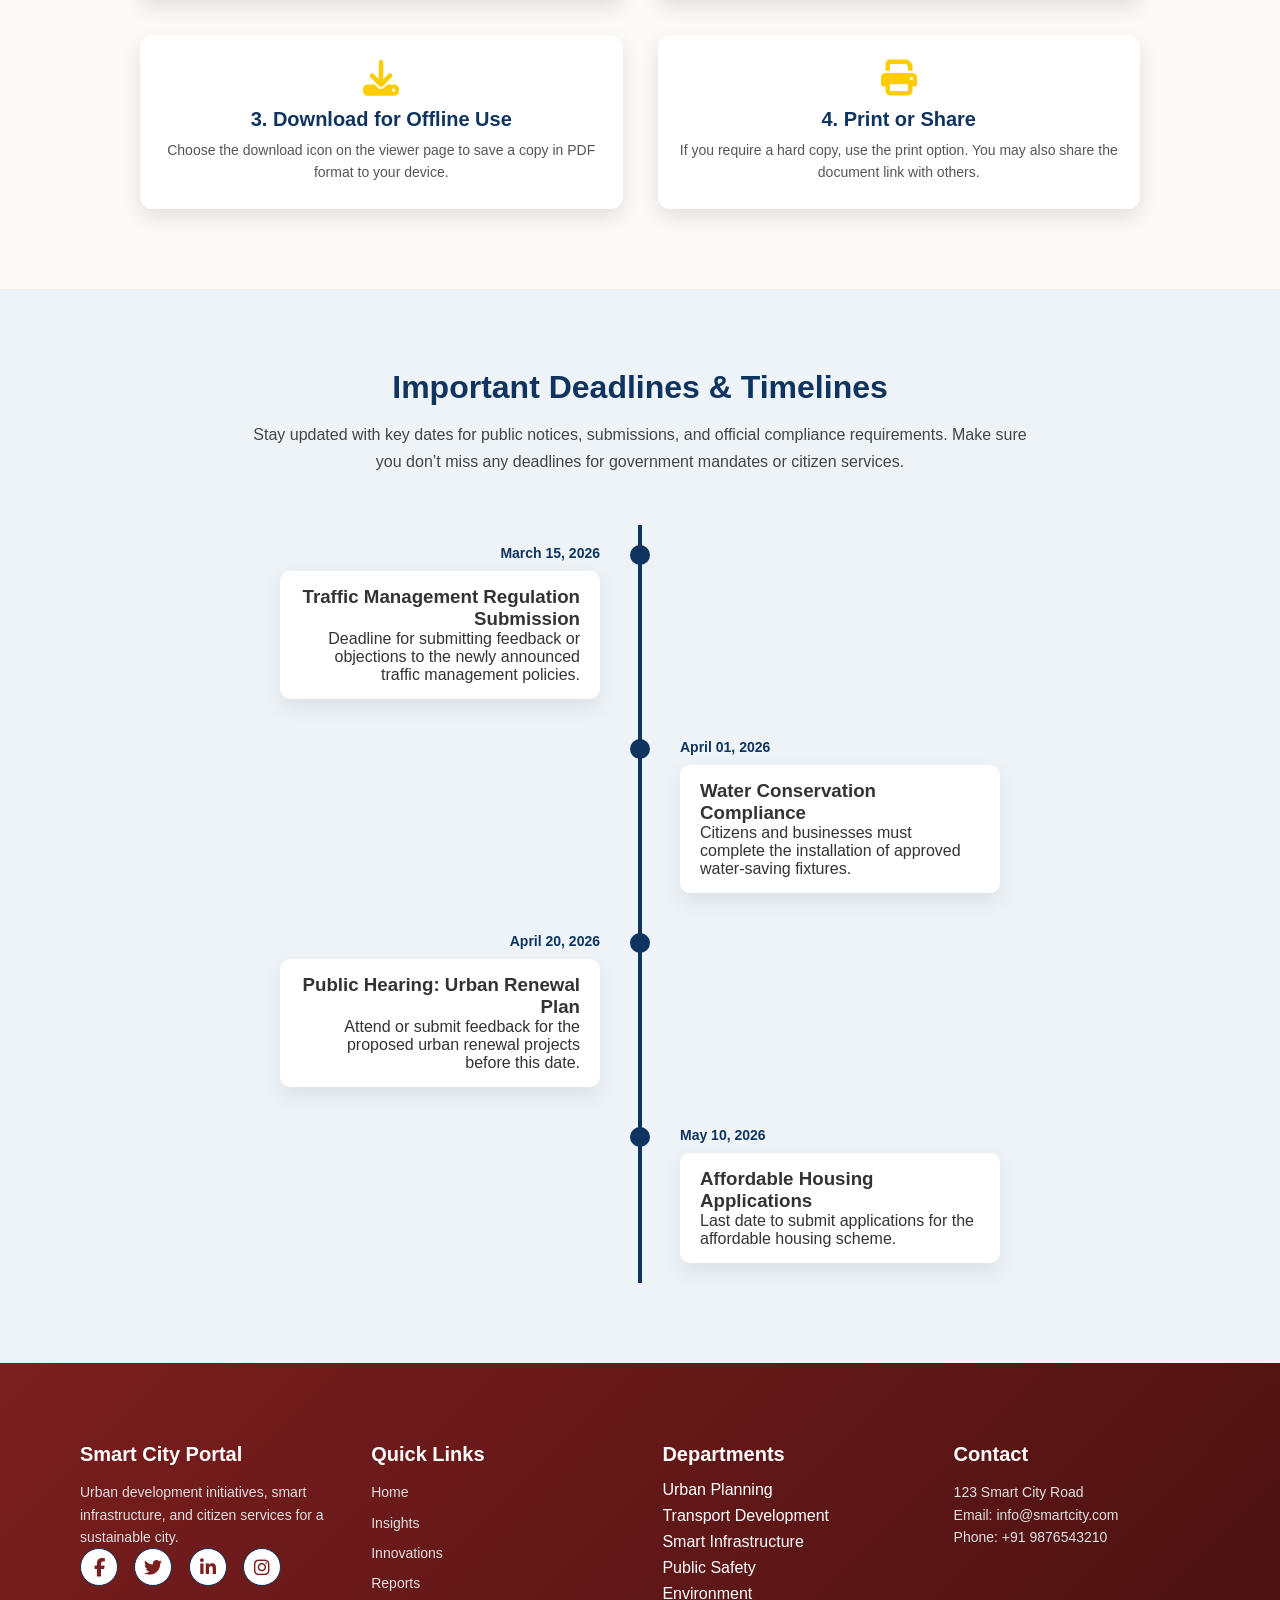
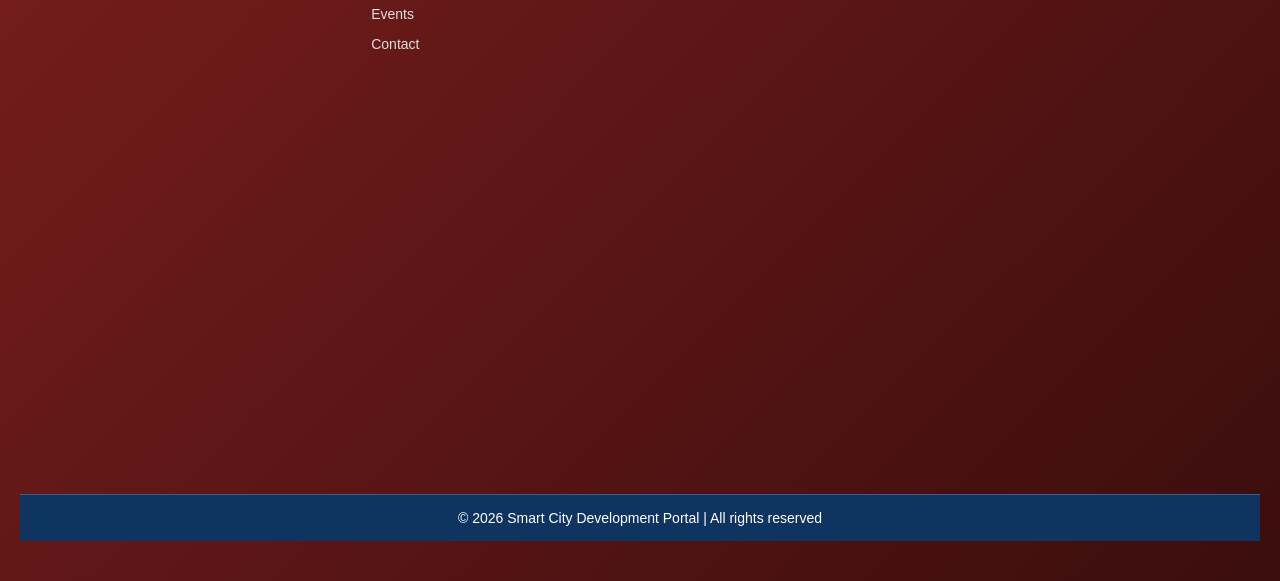
<file: invocations.html>
<!DOCTYPE html>
<html lang="en">
<head>

  <meta charset="UTF-8">
  <meta name="viewport" content="width=device-width, initial-scale=1">
  <title>Invocations - Smart City Portal</title>
  <link rel="stylesheet" href="footer.css">
<link rel="stylesheet" href="./news.css">
  <link rel="stylesheet"
    href="https://cdnjs.cloudflare.com/ajax/libs/font-awesome/6.5.0/css/all.min.css">
<link rel="stylesheet" href="./header.css">

  <style>
    /* ===== GLOBAL ===== */
    * { margin:0; padding:0; box-sizing:border-box; font-family: "Poppins", sans-serif; }
    body { background: #f4f6fa; color: #333; }
    a { text-decoration: none; color: inherit; }
    ul { list-style: none; }

    /* ===== HEADER ===== */
    header {
      display: flex;
      justify-content: space-between;
      align-items: center;
      padding: 18px 40px;
      background: #0f3460;
      color: white;
    }
    header img { height:60px; }
    nav a {
      margin: 0 15px;
      font-weight: bold;
      color: white;
      transition: 0.3s;
    }
    nav a:hover { color:#ffcc00; }
    .menu-toggle { display:none; font-size:28px; cursor:pointer; }

    @media(max-width:900px){
      .menu-toggle { display:block; }
      nav { display:none; }
    }

    /* ===== HERO ===== */
    .hero {
      height:280px;
      background:linear-gradient(rgba(0,0,0,0.5),rgba(0,0,0,0.5)),
                 url('./images/34.webp');
      background-size:cover;
      background-position:center;
      display:flex;
      align-items:center;
      justify-content:center;
      color:white;
      font-size:38px;
      font-weight:bold;
      text-align:center;
      padding:0 20px;
    }

    /* ===== MAIN INVOCATIONS SECTION ===== */
    .invocations-section {
      padding:60px 20px;
      max-width:1100px;
      margin:auto;
    }

    .invoc-title{
      text-align:center;
      font-size:32px;
      color:#0f3460;
      margin-bottom:25px;
      font-weight:600;
    }

    .invoc-intro p {
      font-size:16px;
      line-height:1.7;
      margin-bottom:30px;
      color:#444;
    }

    .invoc-list {
      display:flex;
      flex-direction:column;
      gap:25px;
      margin-top:30px;
    }

    .invoc-item {
      background:white;
      border-left:5px solid #0f3460;
      padding:20px;
      box-shadow:0 5px 15px rgba(0,0,0,0.08);
      transition:0.3s;
    }
    .invoc-item:hover{
      transform:translateY(-4px);
      box-shadow:0 10px 25px rgba(0,0,0,0.12);
    }

    .invoc-item h3 {
      color:#0f3460;
      font-size:20px;
      margin-bottom:8px;
    }
    .invoc-item p {
      font-size:14px;
      line-height:1.6;
      color:#555;
    }
    .invoc-item a {
      display:inline-block;
      margin-top:10px;
      color:#0f3460;
      font-weight:bold;
      transition:0.3s;
    }
    .invoc-item a:hover { color:#ffcc00; }

    /* ===== FOOTER (same as Home 2) ===== */
    footer {
      background:#0f3460;
      color:white;
      padding:40px 20px;
    }
    .footer-container {
      display:flex;
      justify-content:space-between;
      flex-wrap:wrap;
      max-width:1200px;
      margin:auto;
      gap:30px;
    }
    .footer-box h3{
      font-size:20px;
      margin-bottom:15px;
      color:#ffffff;
    }
    .footer-box p, .footer-box a{
      font-size:14px;
      color:#e0e0e0;
      line-height:1.6;
    }
    .footer-box ul li{ margin-bottom:8px; }
    .footer-box ul li a:hover{ color:#ffcc00; }

    .footer-social a{
      display:inline-block;
      margin-right:12px;
      font-size:18px;
      width:38px;
      height:38px;
      text-align:center;
      line-height:38px;
      border-radius:50%;
      background:white;
      color:#0f3460;
      border:1px solid #0f3460;
      transition:0.3s;
    }
    .footer-social a:hover{ background:#0f3460; color:white; transform:translateY(-5px); }

    .footer-bottom {
      text-align:center;
      background:#0f3460;
      padding:15px 0;
      margin-top:20px;
      font-size:14px;
    }

    @media(max-width:900px){
      .footer-box { width:100%; text-align:center; }
    }
  </style>
</head>
<body>

  <!-- HEADER -->
  <header class="top-header">

  <a href="invocations.html">
    <img src="./images/white-logo.webp" class="site-logo">
  </a>

  <ul class="main-menu" id="mainMenu">
    <li><a href="home1.html">Home 1</a></li>
    <li><a href="home2.html">Home 2</a></li>
    <li><a href="reports.html">Reports</a></li>
    <li><a href="insights.html">Insight</a></li>
    <li><a href="invocations.html">Innovations</a></li>
    <li><a href="events.html">Events</a></li>
    <li><a href="contact.html">Contact</a></li>
  </ul>

  <div class="hamburger" onclick="openMenu()">
    <i class="fa-solid fa-bars"></i>
  </div>

</header>
  <!-- HERO -->
  <div class="hero">Government Notices & Invocations</div>

  <!-- ===== INVOCATIONS CONTENT ===== -->
  <section class="invocations-section">

    <div class="invoc-title">Current Public Notices</div>

    <div class="invoc-intro">
      <p>
        Below are the latest official invocations and public notices issued for citizens’ awareness.
        These include policy updates, compliance announcements, public hearings, and citizen service mandates.
        Please review carefully and download where applicable.
      </p>
    </div>

    <div class="invoc-list">
      <div class="invoc-item">
        <h3>City Traffic Management Regulation – 2026</h3>
        <p>This notice outlines new regulations for traffic movement, dedicated smart lanes, and pedestrian zones to improve overall commute safety.</p>
        <a href="#">View Full Document ➝</a>
      </div>

      <div class="invoc-item">
        <h3>Water Conservation Mandate</h3>
        <p>Official mandate encouraging reduced municipal water usage, installation of efficient fixtures, and sustainable water management practices.</p>
        <a href="#">View Full Document ➝</a>
      </div>

      <div class="invoc-item">
        <h3>Public Hearing: Urban Renewal Plan</h3>
        <p>Civic body calls for a public hearing on proposed urban renewal projects. Citizens are encouraged to attend and provide feedback.</p>
        <a href="#">View Full Document ➝</a>
      </div>

      <div class="invoc-item">
        <h3>New Affordable Housing Policy Notice</h3>
        <p>An official notice announcing updates to housing schemes, eligibility criteria, and application dates for affordable housing programs.</p>
        <a href="#">View Full Document ➝</a>
      </div>
    </div>

  </section>

  <!-- ===== HOW TO DOWNLOAD DOCUMENTS SECTION ===== -->
<section class="download-guidance">
  <div class="download-container">
    
    <h2>How to Access & Download Official Notices</h2>

    <p class="download-intro">
      Follow these simple steps to access, view, and download official government documents securely from our portal.
      This guide applies to all types of notices, orders, and policy circulars.
    </p>

    <div class="download-steps">

      <div class="step">
        <i class="fa-solid fa-folder-open"></i>
        <h3>1. Find the Notice</h3>
        <p>Scroll through the list of published notices or use the search feature to locate the document you need.</p>
      </div>

      <div class="step">
        <i class="fa-solid fa-eye"></i>
        <h3>2. Preview the Document</h3>
        <p>Click “View Full Document” to read the notice. If available online, you can preview it instantly in your browser.</p>
      </div>

      <div class="step">
        <i class="fa-solid fa-download"></i>
        <h3>3. Download for Offline Use</h3>
        <p>Choose the download icon on the viewer page to save a copy in PDF format to your device.</p>
      </div>

      <div class="step">
        <i class="fa-solid fa-print"></i>
        <h3>4. Print or Share</h3>
        <p>If you require a hard copy, use the print option. You may also share the document link with others.</p>
      </div>

    </div>

  </div>
</section>

<style>
/* ===== DOWNLOAD GUIDANCE SECTION ===== */
.download-guidance {
  background: #fcf9f7; /* subtle light tone */
  padding: 80px 20px;
}

.download-container {
  max-width: 1000px;
  margin: 0 auto;
  text-align: center;
}

.download-container h2 {
  font-size: 32px;
  color: #0f3460;
  margin-bottom: 15px;
}

.download-intro {
  font-size: 16px;
  color: #444;
  line-height: 1.7;
  margin-bottom: 40px;
}

/* Steps layout */
.download-steps {
  display: flex;
  flex-wrap: wrap;
  gap: 35px;
  justify-content: center;
}

.step {
  background: white;
  padding: 25px 20px;
  border-radius: 12px;
  flex: 1 1 45%;
  min-width: 260px;
  box-shadow: 0 8px 20px rgba(0,0,0,0.1);
  transition: transform 0.3s;
}

.step:hover {
  transform: translateY(-6px);
}

.step i {
  font-size: 36px;
  color: #ffcc00;
  margin-bottom: 12px;
}

.step h3 {
  font-size: 20px;
  color: #0f3460;
  margin-bottom: 8px;
}

.step p {
  font-size: 14px;
  color: #555;
  line-height: 1.6;
}

/* Responsive */
@media (max-width:768px) {
  .download-steps { flex-direction: column; align-items: center; }
  .step { flex:1 1 100%; }
}
</style>


<!-- ===== IMPORTANT DEADLINES & TIMELINES ===== -->
<section class="deadlines-section">
  <div class="deadlines-container">
    <h2>Important Deadlines & Timelines</h2>
    <p class="deadlines-intro">
      Stay updated with key dates for public notices, submissions, and official compliance requirements.  
      Make sure you don’t miss any deadlines for government mandates or citizen services.
    </p>

    <div class="timeline">

      <div class="timeline-item">
        <div class="timeline-date">March 15, 2026</div>
        <div class="timeline-content">
          <h3>Traffic Management Regulation Submission</h3>
          <p>Deadline for submitting feedback or objections to the newly announced traffic management policies.</p>
        </div>
      </div>

      <div class="timeline-item">
        <div class="timeline-date">April 01, 2026</div>
        <div class="timeline-content">
          <h3>Water Conservation Compliance</h3>
          <p>Citizens and businesses must complete the installation of approved water-saving fixtures.</p>
        </div>
      </div>

      <div class="timeline-item">
        <div class="timeline-date">April 20, 2026</div>
        <div class="timeline-content">
          <h3>Public Hearing: Urban Renewal Plan</h3>
          <p>Attend or submit feedback for the proposed urban renewal projects before this date.</p>
        </div>
      </div>

      <div class="timeline-item">
        <div class="timeline-date">May 10, 2026</div>
        <div class="timeline-content">
          <h3>Affordable Housing Applications</h3>
          <p>Last date to submit applications for the affordable housing scheme.</p>
        </div>
      </div>

    </div>
  </div>
</section>

<style>
/* ===== DEADLINES & TIMELINES SECTION ===== */
.deadlines-section {
  background: #eef3f8;
  padding: 80px 20px;
}

.deadlines-container {
  max-width: 1000px;
  margin: auto;
  text-align: center;
}

.deadlines-container h2 {
  font-size: 32px;
  color: #0f3460;
  margin-bottom: 15px;
}

.deadlines-intro {
  font-size: 16px;
  color: #444;
  line-height: 1.7;
  margin-bottom: 50px;
  max-width: 800px;
  margin-left:auto;
  margin-right:auto;
}

/* Timeline styles */
.timeline {
  position: relative;
  margin: 0 auto;
  max-width: 800px;
}

.timeline::before {
  content: '';
  position: absolute;
  left: 50%;
  top: 0;
  bottom: 0;
  width: 4px;
  background: #0f3460;
  transform: translateX(-50%);
}

.timeline-item {
  position: relative;
  width: 50%;
  padding: 20px 40px;
  box-sizing: border-box;
}

.timeline-item:nth-child(odd) {
  left: 0;
  text-align: right;
}

.timeline-item:nth-child(even) {
  left: 50%;
  text-align: left;
}

.timeline-date {
  font-weight: bold;
  font-size: 14px;
  color: #0f3460;
  margin-bottom: 10px;
}

.timeline-content {
  background: white;
  padding: 15px 20px;
  border-radius: 10px;
  box-shadow: 0 8px 20px rgba(0,0,0,0.08);
}

.timeline-item::after {
  content: '';
  position: absolute;
  width: 20px;
  height: 20px;
  background: #0f3460;
  border-radius: 50%;
  top: 20px;
  z-index: 1;
}

.timeline-item:nth-child(odd)::after {
  right: -10px;
}

.timeline-item:nth-child(even)::after {
  left: -10px;
}

/* Responsive */
@media(max-width:768px){
  .timeline::before { left: 20px; }
  .timeline-item {
    width: 100%;
    padding-left: 50px;
    padding-right: 20px;
    text-align: left !important;
    margin-bottom: 40px;
  }
  .timeline-item:nth-child(even) { left:0; }
  .timeline-item::after { left:10px !important; }
}
</style>

  <!-- ===== FOOTER ===== -->
  <style>

.footer{
background:linear-gradient(135deg,#7b1e1e,#3b0d0d);
color:white;
padding-top:40px;
font-family:Arial;
}

.footer-container{
display:flex;
justify-content:space-between;
flex-wrap:wrap;
padding:40px;
}

.footer-box{
width:22%;
}

.footer-box h3{
margin-bottom:15px;
}

.footer-box p,
.footer-box a{
color:#e0e0e0;
font-size:14px;
line-height:1.6;
text-decoration:none;
}

.footer-box ul{
list-style:none;
padding:0;
}

.footer-box ul li{
margin-bottom:8px;
}

.footer-social a{
display:inline-block;
margin-right:12px;
font-size:18px;
width:38px;
height:38px;
text-align:center;
line-height:38px;
border-radius:50%;
background:white;
color:#7b1e1e;
transition:0.3s;
}

.footer-social a:hover{
transform:translateY(-5px);
}

.footer-bottom{
text-align:center;
padding:15px 0;
border-top:1px solid rgba(255,255,255,0.2);
margin-top:20px;
}

@media(max-width:900px){
.footer-box{
width:45%;
margin-bottom:25px;
}
}

@media(max-width:500px){
.footer-box{
width:100%;
}
}

</style>


<footer class="footer">

<div class="footer-container">

<div class="footer-box">
<h3>Smart City Portal</h3>
<p>
Urban development initiatives, smart infrastructure,
and citizen services for a sustainable city.
</p>
<div class="footer-social">

<a href="404.html"><i class="fa-brands fa-facebook-f"></i></a>

<a href="404.html"><i class="fa-brands fa-twitter"></i></a>

<a href="404.html"><i class="fa-brands fa-linkedin-in"></i></a>

<a href="404.html"><i class="fa-brands fa-instagram"></i></a>

</div>
</div>


<div class="footer-box">
<h3>Quick Links</h3>
<ul>
<li><a href="home2.html">Home</a></li>
<li><a href="insights.html">Insights</a></li>
<li><a href="innovations.html">Innovations</a></li>
<li><a href="reports.html">Reports</a></li>
<li><a href="events.html">Events</a></li>
<li><a href="contact.html">Contact</a></li>
</ul>
</div>


<div class="footer-box">
<h3>Departments</h3>
<ul>
<li>Urban Planning</li>
<li>Transport Development</li>
<li>Smart Infrastructure</li>
<li>Public Safety</li>
<li>Environment</li>
</ul>
</div>


<div class="footer-box">
<h3>Contact</h3>
<p>123 Smart City Road</p>
<p>Email: info@smartcity.com</p>
<p>Phone: +91 9876543210</p>
</div>

</div>
<div class="map-container">
    <iframe 
    src="https://maps.google.com/maps?q=Hyderabad%20India&output=embed">
    </iframe>
</div>
<div class="footer-bottom">
© 2026 Smart City Development Portal | All rights reserved
</div>

</footer>
<script>
function openMenu(){
  document.getElementById("mainMenu").classList.toggle("show");
}
</script>
</body>
</html>
</file>
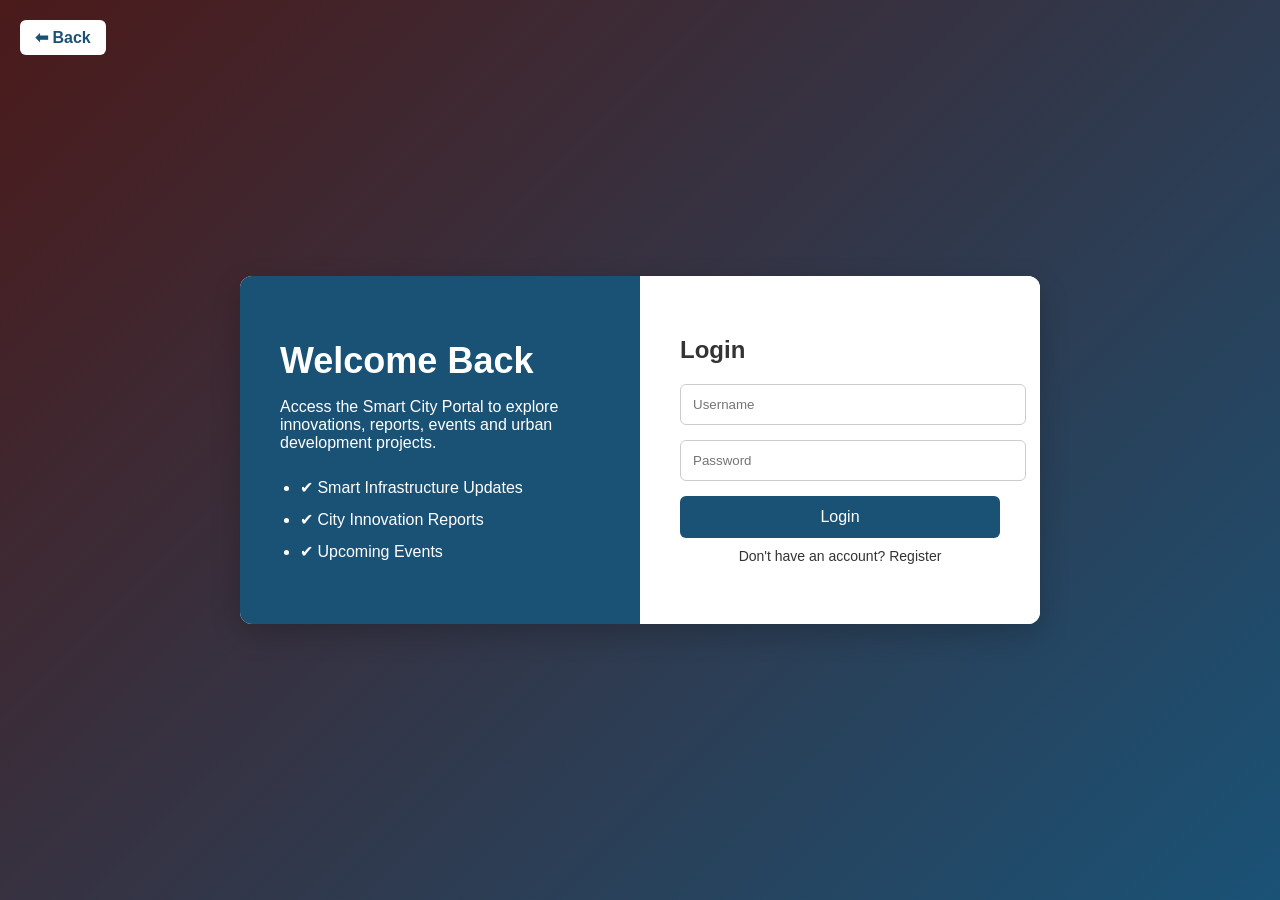
<file: login.html>
<!DOCTYPE html>
<html>
<head>
<title>Login - Smart City Portal</title>
<link rel="stylesheet" href="login.css">

<meta name="viewport" content="width=device-width, initial-scale=1.0">

<style>

/* FULL PAGE */
body{
    margin:0;
    font-family:Arial, sans-serif;
    background:linear-gradient(135deg,#4b1a1a,#1a5276);
    display:flex;
    justify-content:center;
    align-items:center;
    height:100vh;
}

/* CONTAINER */
.login-container{
    display:flex;
    width:800px;
    background:white;
    border-radius:12px;
    overflow:hidden;
    box-shadow:0 10px 30px rgba(0,0,0,0.2);
}

/* LEFT */
.left{
    background:#1a5276;
    color:white;
    padding:40px;
    width:50%;
}

.left h1{
    margin-bottom:10px;
}

.left ul{
    margin-top:20px;
    padding-left:20px;
}

/* RIGHT */
.right{
    padding:40px;
    width:50%;
}

.right h2{
    margin-bottom:20px;
}

/* INPUTS */
input{
    width:100%;
    padding:12px;
    margin-bottom:15px;
    border:1px solid #ccc;
    border-radius:6px;
}

/* BUTTON */
button{
    width:100%;
    padding:12px;
    background:#1a5276;
    color:white;
    border:none;
    border-radius:6px;
    cursor:pointer;
    font-size:16px;
}

button:hover{
    background:#154360;
}

/* EXTRA TEXT */
.extra{
    margin-top:10px;
    font-size:14px;
}

/* BACK BUTTON */
.back-btn{
    position:absolute;
    top:20px;
    left:20px;
    background:white;
    color:#1a5276;
    padding:8px 15px;
    border-radius:6px;
    text-decoration:none;
    font-weight:bold;
}

/* MOBILE */
@media(max-width:768px){
    .login-container{
        flex-direction:column;
        width:90%;
    }

    .left, .right{
        width:100%;
    }
}

</style>

</head>

<body>

<!-- 🔙 BACK BUTTON -->
<a href="index.html" class="back-btn">⬅ Back</a>

<div class="login-container">

<div class="left">
<h1>Welcome Back</h1>
<p>Access the Smart City Portal to explore innovations, reports, events and urban development projects.</p>

<ul>
<li>✔ Smart Infrastructure Updates</li>
<li>✔ City Innovation Reports</li>
<li>✔ Upcoming Events</li>
</ul>
</div>

<div class="right">
<h2>Login</h2>

<form>
<input type="text" placeholder="Username" required>
<input type="password" placeholder="Password" required>

<button type="submit">Login</button>

<p class="extra">Don't have an account? Register</p>
</form>

</div>

</div>

</body>
</html>
</file>
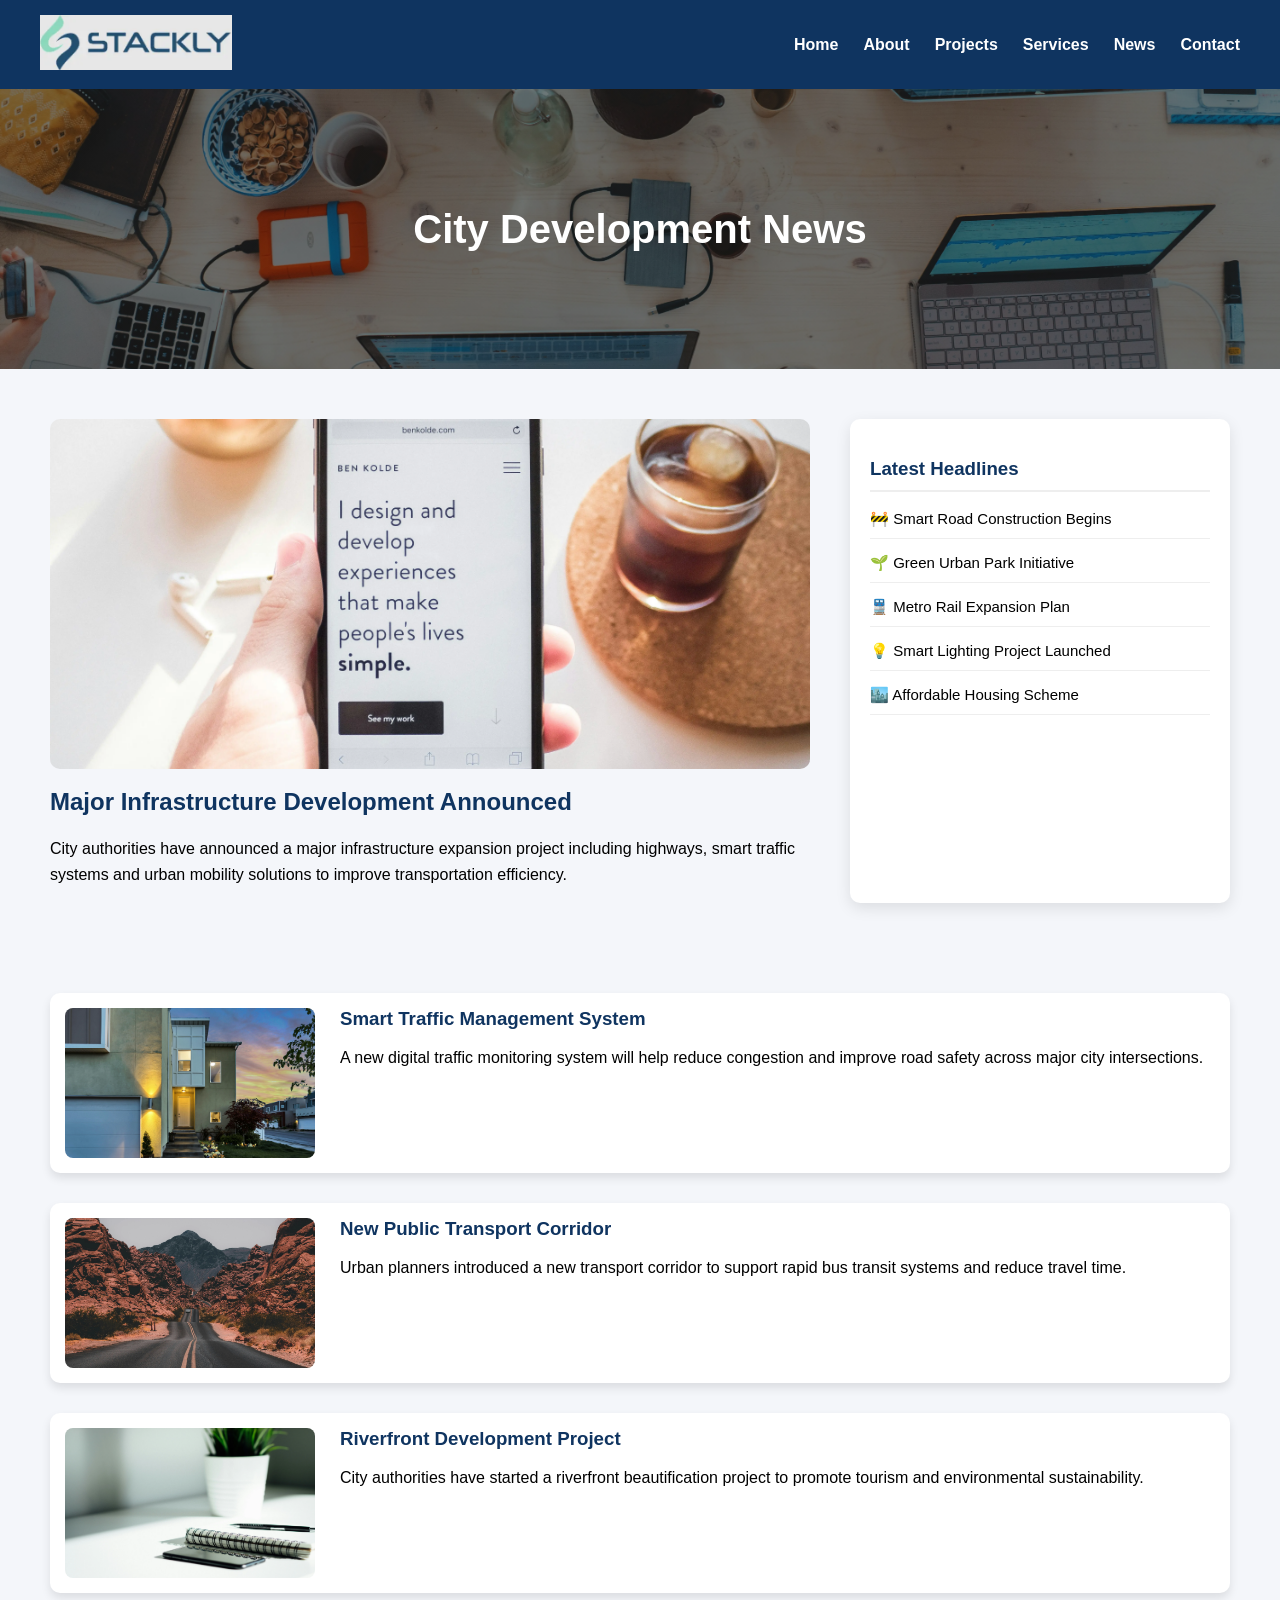
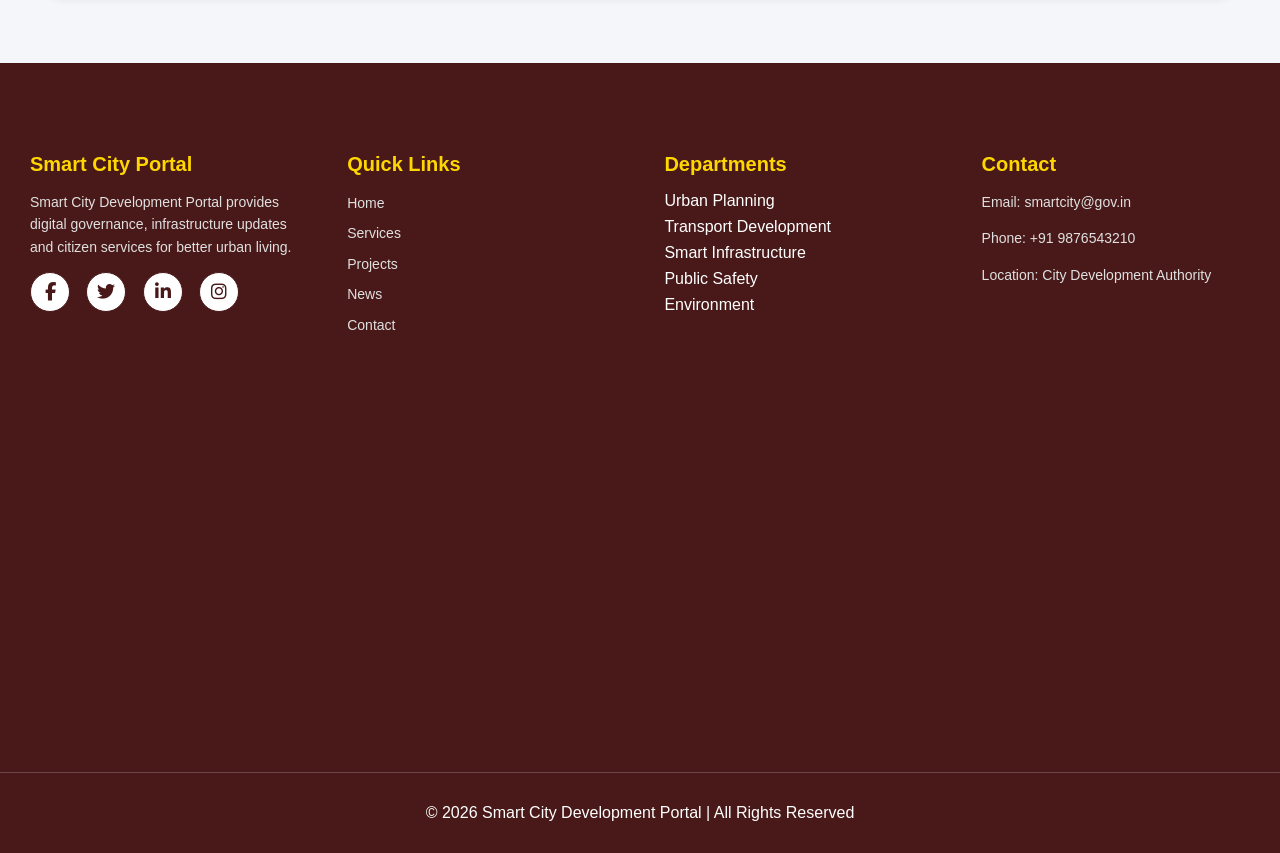
<file: news.html>
<!DOCTYPE html>
<html>
<head>


  <link rel="stylesheet" href="footer.css">
  <link rel="stylesheet" href="./news.css">
    <link rel="stylesheet"
href="https://cdnjs.cloudflare.com/ajax/libs/font-awesome/6.5.0/css/all.min.css">
<title>News - Smart City Development Portal</title>

<meta name="viewport" content="width=device-width, initial-scale=1.0">

<link rel="stylesheet"
href="https://cdnjs.cloudflare.com/ajax/libs/font-awesome/6.5.0/css/all.min.css">

<style>

body{
margin:0;
font-family:Arial;
background:#f4f6fa;
}

/* HEADER */

header{
background:#0f3460;
color:white;
padding:20px;
text-align:center;
}

nav a{
color:white;
margin:12px;
text-decoration:none;
font-weight:bold;
}

nav a:hover{
color:#ffcc00;
}


/* HERO */

.hero{
height:280px;
background:linear-gradient(rgba(0,0,0,0.5),rgba(0,0,0,0.5)),
url("./images/35.webp");
background-size:cover;
background-position:center;
display:flex;
align-items:center;
justify-content:center;
color:white;
font-size:40px;
font-weight:bold;
text-align:center;
}


/* MAIN LAYOUT */

.news-layout{
display:grid;
grid-template-columns:2fr 1fr;
gap:40px;
padding:50px;
}


/* FEATURE NEWS */

.feature-news img{
width:100%;
height:350px;
object-fit:cover;
border-radius:10px;
}

.feature-news h2{
color:#0f3460;
margin-top:15px;
}

.feature-news p{
line-height:1.6;
}


/* SIDE NEWS */

.side-news{
background:white;
padding:20px;
border-radius:10px;
box-shadow:0 5px 15px rgba(0,0,0,0.1);
}

.side-news h3{
color:#0f3460;
border-bottom:2px solid #eee;
padding-bottom:10px;
}

.side-item{
margin:15px 0;
font-size:15px;
border-bottom:1px solid #eee;
padding-bottom:10px;
}


/* NEWS LIST */

.news-list{
padding:40px 50px;
}

.article{
display:flex;
gap:25px;
margin-bottom:30px;
background:white;
padding:15px;
border-radius:10px;
box-shadow:0 5px 10px rgba(0,0,0,0.1);
transition:0.3s;
}

.article:hover{
transform:scale(1.02);
}

.article img{
width:250px;
height:150px;
object-fit:cover;
border-radius:8px;
}

.article h3{
color:#0f3460;
margin-top:0;
}


/* FOOTER */

.footer{
background:rgb(73,25,25);
padding-top:40px;
color:white;
}

.footer-container{
display:flex;
justify-content:space-between;
padding:30px;
flex-wrap:wrap;
}

.footer-box{
width:22%;
}

.footer-box h3{
margin-bottom:15px;
}

.footer-box p,
.footer-box a{
color:#e0e0e0;
font-size:14px;
line-height:1.6;
text-decoration:none;
}

.footer-box ul{
list-style:none;
padding:0;
}

.footer-box ul li{
margin-bottom:8px;
}

.footer-social a{
display:inline-block;
margin-right:12px;
font-size:18px;
width:38px;
height:38px;
text-align:center;
line-height:38px;
border-radius:50%;
background:white;
color:rgb(73,25,25);
border:1px solid rgb(73,25,25);
transition:0.3s;
}

.footer-social a:hover{
transform:translateY(-5px);
}

.footer-bottom{
text-align:center;
background:rgb(73,25,25);
padding:15px 0;
margin-top:20px;
}


/* RESPONSIVE */

@media(max-width:900px){

.news-layout{
grid-template-columns:1fr;
padding:20px;
}

.article{
flex-direction:column;
}

.article img{
width:100%;
height:200px;
}

.footer-box{
width:45%;
margin-bottom:25px;
}

}

@media(max-width:500px){

.footer-box{
width:100%;
}

.hero{
font-size:28px;
}

}

</style>
</head>

<body>
<header class="top-header">

<a href="news.html">
<img src="./images/white-logo.webp" class="site-logo">
</a>

<ul class="main-menu" id="mainMenu">

<li><a href="index.html">Home</a></li>
<li><a href="about.html">About</a></li>
<li><a href="projects.html">Projects</a></li>
<li><a href="services.html">Services</a></li>
<li><a href="news.html">News</a></li>
<li><a href="contact.html">Contact</a></li>

</ul>

<div class="hamburger" onclick="openMenu()">
<i class="fa-solid fa-bars"></i>
</div>

</header>
<div class="hero">
City Development News
</div>


<section class="news-layout">


<div class="feature-news">

<img src="./images/36.webp">

<h2>Major Infrastructure Development Announced</h2>

<p>
City authorities have announced a major infrastructure expansion
project including highways, smart traffic systems and urban mobility
solutions to improve transportation efficiency.
</p>

</div>


<div class="side-news">

<h3>Latest Headlines</h3>

<div class="side-item">🚧 Smart Road Construction Begins</div>

<div class="side-item">🌱 Green Urban Park Initiative</div>

<div class="side-item">🚆 Metro Rail Expansion Plan</div>

<div class="side-item">💡 Smart Lighting Project Launched</div>

<div class="side-item">🏙️ Affordable Housing Scheme</div>

</div>

</section>


<section class="news-list">


<div class="article">

<img src="./images/37.webp">

<div>
<h3>Smart Traffic Management System</h3>
<p>
A new digital traffic monitoring system will help reduce congestion
and improve road safety across major city intersections.
</p>
</div>

</div>


<div class="article">

<img src="./images/38.webp">

<div>
<h3>New Public Transport Corridor</h3>
<p>
Urban planners introduced a new transport corridor to support
rapid bus transit systems and reduce travel time.
</p>
</div>

</div>


<div class="article">

<img src="./images/39.webp">

<div>
<h3>Riverfront Development Project</h3>
<p>
City authorities have started a riverfront beautification project
to promote tourism and environmental sustainability.
</p>
</div>

</div>


</section>



<footer class="footer">

<div class="footer-container">


<div class="footer-box">

<h3>Smart City Portal</h3>

<p>
Smart City Development Portal provides digital governance,
infrastructure updates and citizen services for better urban living.
</p>

<div class="footer-social">

<a href="404.html"><i class="fa-brands fa-facebook-f"></i></a>

<a href="404.html"><i class="fa-brands fa-twitter"></i></a>

<a href="404.html"><i class="fa-brands fa-linkedin-in"></i></a>

<a href="404.html"><i class="fa-brands fa-instagram"></i></a>

</div>

</div>


<div class="footer-box">

<h3>Quick Links</h3>

<ul>
<li><a href="index.html">Home</a></li>
<li><a href="services.html">Services</a></li>
<li><a href="projects.html">Projects</a></li>
<li><a href="news.html">News</a></li>
<li><a href="contact.html">Contact</a></li>
</ul>

</div>


<div class="footer-box">

<h3>Departments</h3>

<ul>
<li>Urban Planning</li>
<li>Transport Development</li>
<li>Smart Infrastructure</li>
<li>Public Safety</li>
<li>Environment</li>
</ul>

</div>


<div class="footer-box">

<h3>Contact</h3>

<p>Email: smartcity@gov.in</p>
<p>Phone: +91 9876543210</p>
<p>Location: City Development Authority</p>

</div>


</div>

<div class="map-container">
    <iframe 
    src="https://maps.google.com/maps?q=Hyderabad%20India&output=embed">
    </iframe>
</div>
<div class="footer-bottom">

<p>© 2026 Smart City Development Portal | All Rights Reserved</p>

</div>

</footer>
<script>
function openMenu(){
document.getElementById("mainMenu").classList.toggle("show");
}
</script>
</script>
</body>
</html>
</file>
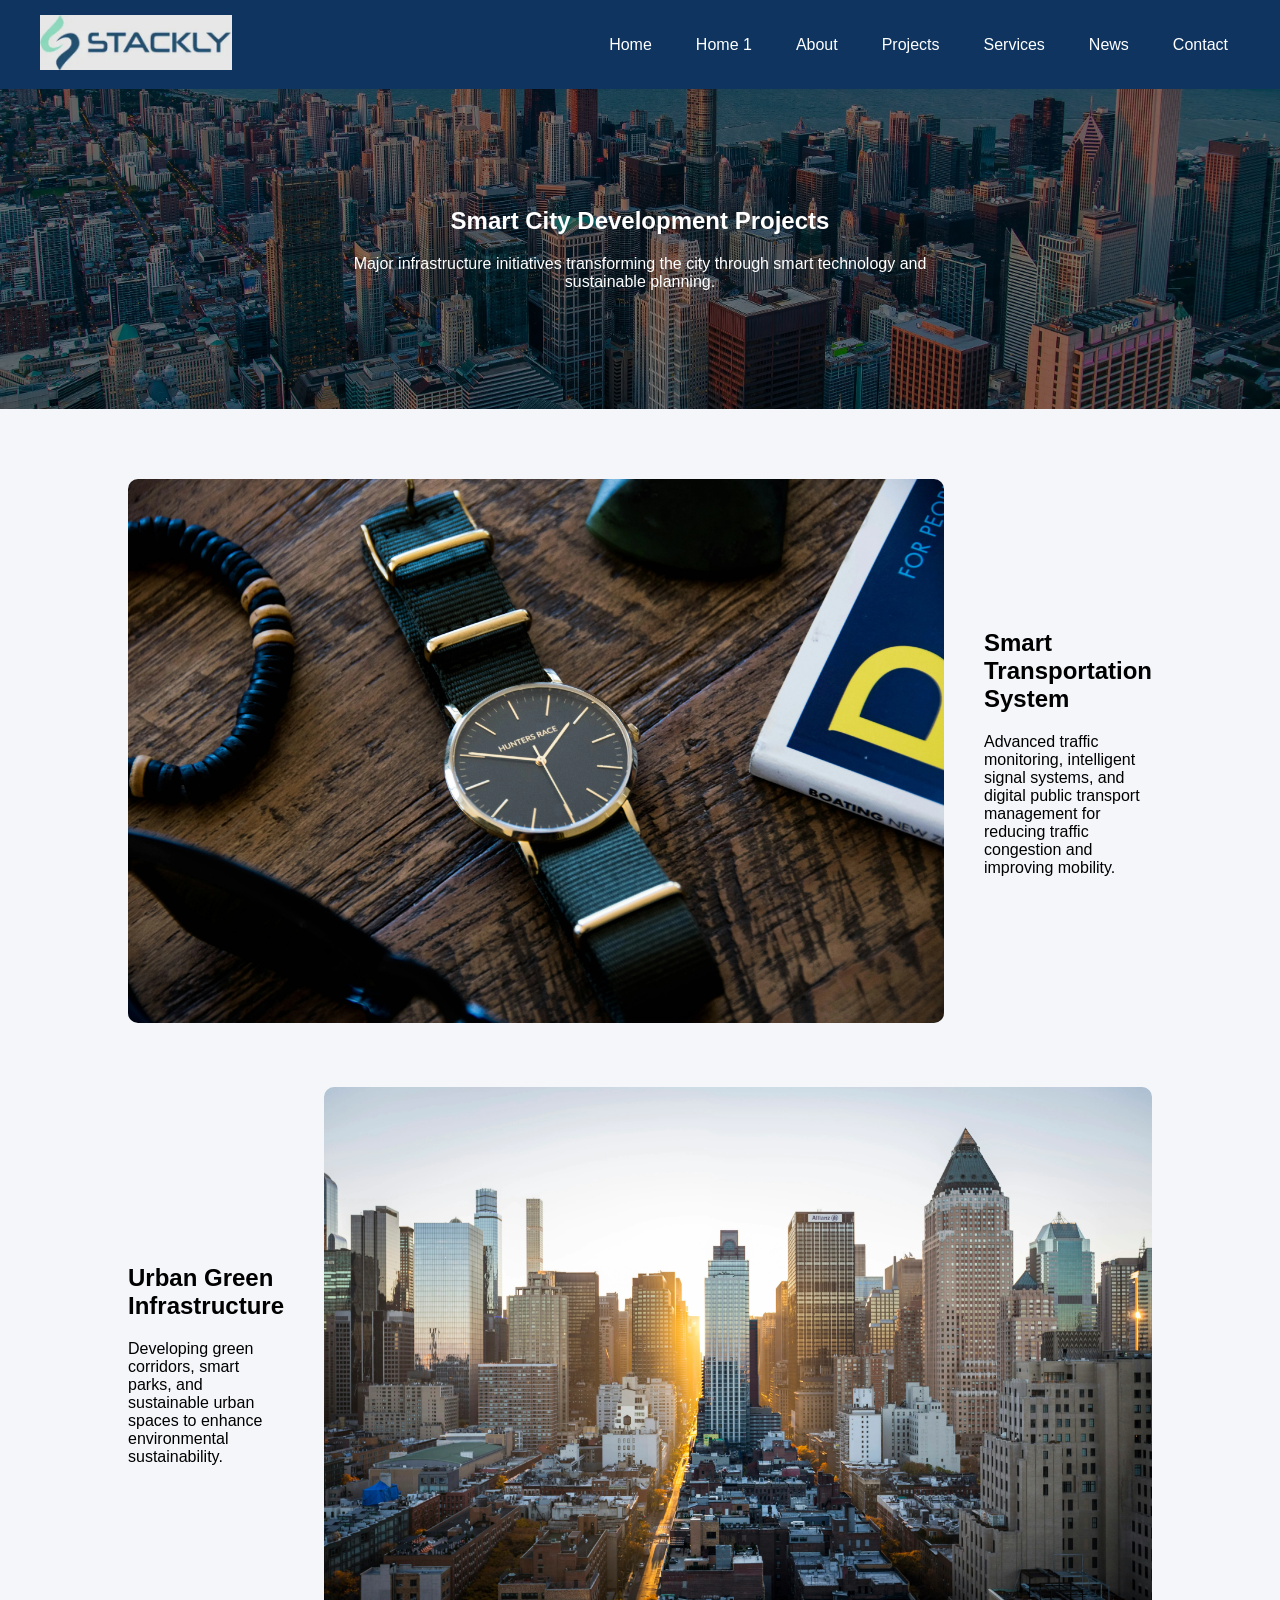
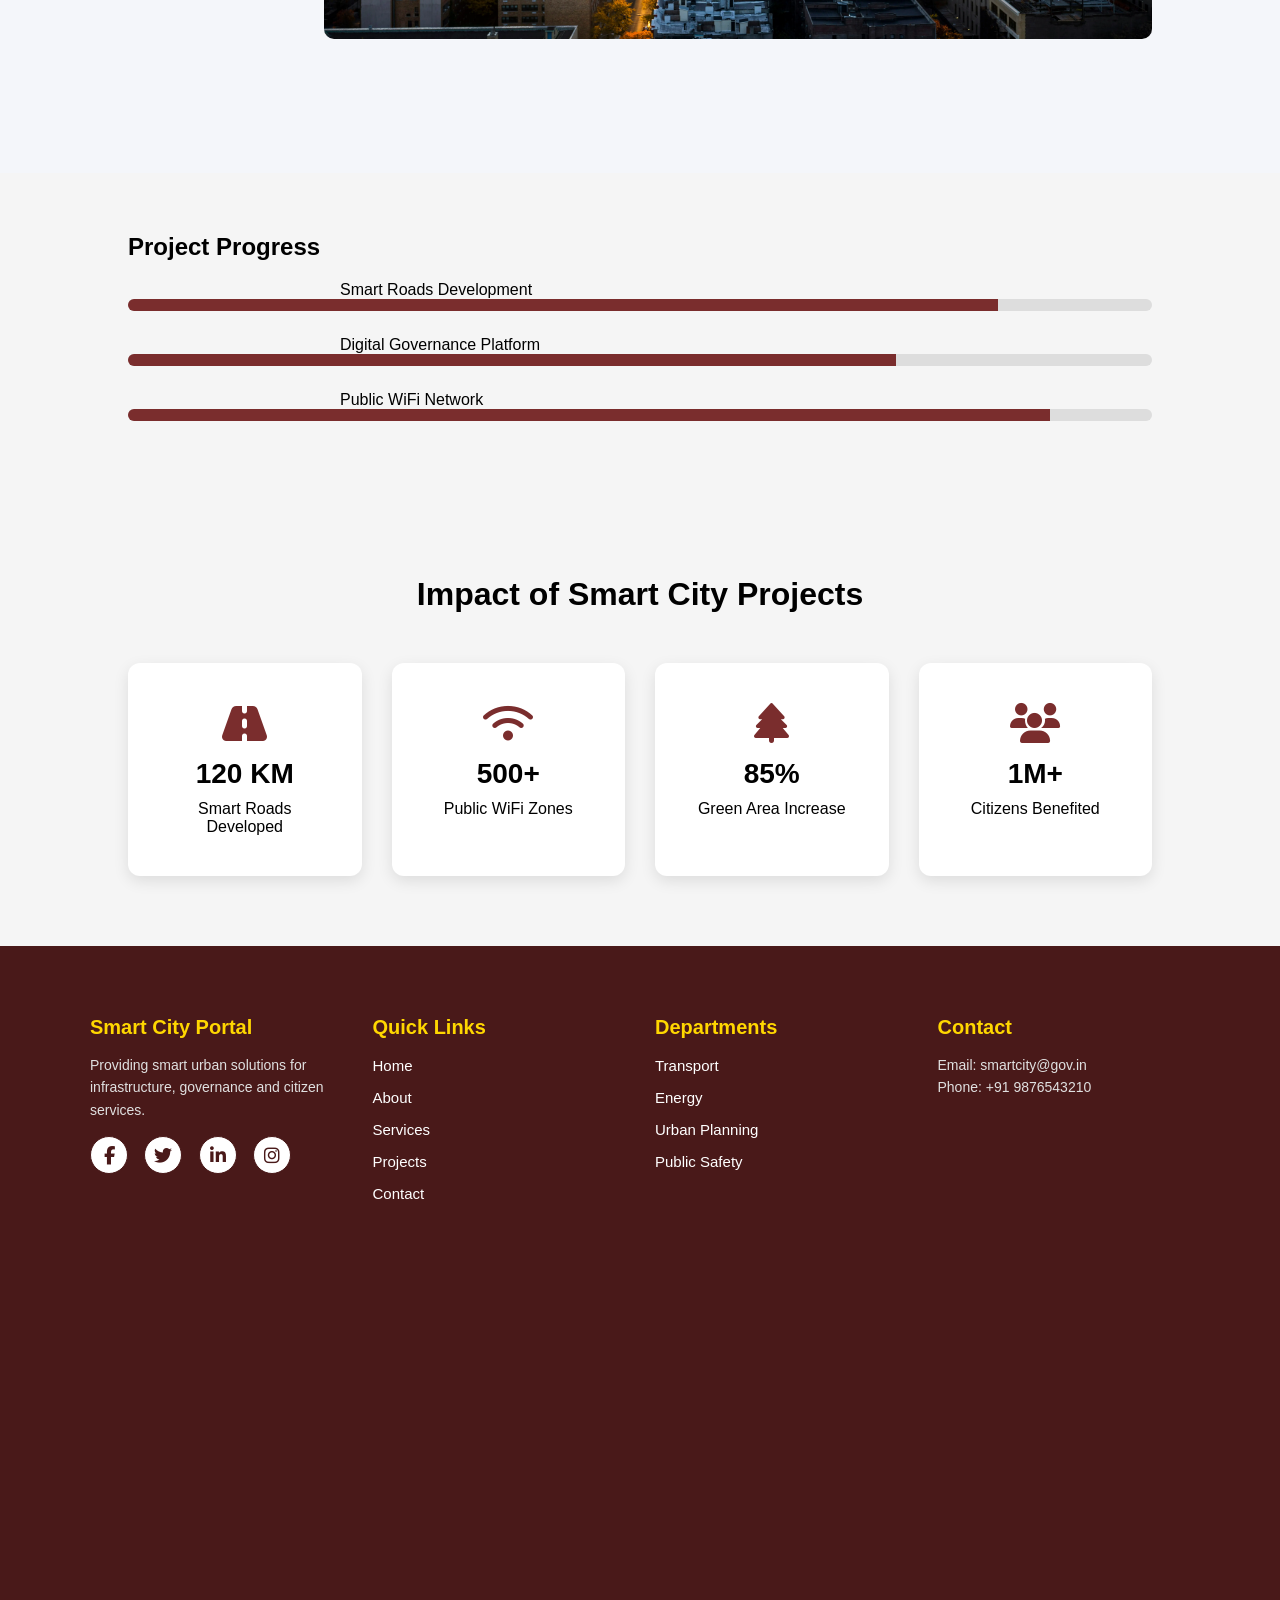
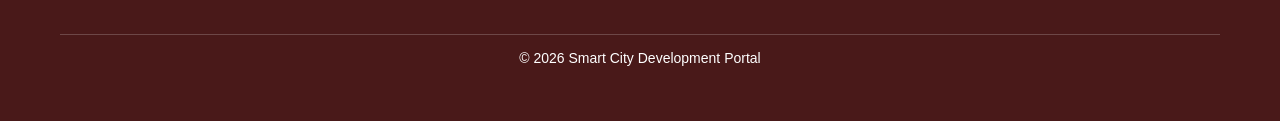
<file: projects.html>
<!DOCTYPE html>
<html lang="en">
<head>

<meta charset="UTF-8">
<meta name="viewport" content="width=device-width, initial-scale=1.0">

<title>Smart City Projects</title>
<link rel="stylesheet" href="footer.css">
<link rel="stylesheet" href="style.css">
<link rel="stylesheet" href="./news.css">

<link rel="stylesheet"
href="https://cdnjs.cloudflare.com/ajax/libs/font-awesome/6.5.0/css/all.min.css">
<link rel="stylesheet" href="https://cdnjs.cloudflare.com/ajax/libs/font-awesome/6.5.0/css/all.min.css">
</head>

<body>

<!-- HEADER -->
<header class="top-header">

  <a href="projects.html">
    <img src="./images/white-logo.webp" class="site-logo">
  </a>

  <ul class="main-menu" id="mainMenu">
    <li><a href="index.html">Home</a></li>
    <li><a href="home1.html">Home 1</a></li>
    <li><a href="about.html">About</a></li>
    <li><a href="projects.html">Projects</a></li>
    <li><a href="services.html">Services</a></li>
    <li><a href="news.html">News</a></li>
    <li><a href="contact.html">Contact</a></li>
  </ul>

  <div class="hamburger" onclick="openMenu()">
    <i class="fa-solid fa-bars"></i>
  </div>

</header>
<!-- HERO -->

<section class="project-hero">

<h1>Smart City Development Projects</h1>

<p>
Major infrastructure initiatives transforming the city
through smart technology and sustainable planning.
</p>

</section>


<!-- PROJECT SHOWCASE -->

<section class="project-showcase">

<div class="project-row">

<div class="project-img">
<img src="./images/photo-1508057198894-247b23fe5ade (4).webp">
</div>

<div class="project-text">

<h2>Smart Transportation System</h2>

<p>
Advanced traffic monitoring, intelligent signal systems,
and digital public transport management for reducing
traffic congestion and improving mobility.
</p>

</div>

</div>


<div class="project-row reverse">

<div class="project-img">
<img src="./images/40.webp">
</div>

<div class="project-text">

<h2>Urban Green Infrastructure</h2>

<p>
Developing green corridors, smart parks, and sustainable
urban spaces to enhance environmental sustainability.
</p>

</div>

</div>

</section>


<!-- PROJECT PROGRESS -->

<section class="project-progress">

<h2>Project Progress</h2>

<div class="progress-item">

<p>Smart Roads Development</p>
<div class="progress-bar">
<span style="width:85%"></span>
</div>

</div>

<div class="progress-item">

<p>Digital Governance Platform</p>
<div class="progress-bar">
<span style="width:75%"></span>
</div>

</div>

<div class="progress-item">

<p>Public WiFi Network</p>
<div class="progress-bar">
<span style="width:90%"></span>
</div>

</div>

</section>


<!-- PROJECT GALLERY -->

<section class="city-impact">

<h2>Impact of Smart City Projects</h2>

<div class="impact-container">

<div class="impact-box">

<i class="fa-solid fa-road"></i>
<h3>120 KM</h3>
<p>Smart Roads Developed</p>

</div>

<div class="impact-box">

<i class="fa-solid fa-wifi"></i>
<h3>500+</h3>
<p>Public WiFi Zones</p>

</div>

<div class="impact-box">

<i class="fa-solid fa-tree"></i>
<h3>85%</h3>
<p>Green Area Increase</p>

</div>

<div class="impact-box">

<i class="fa-solid fa-users"></i>
<h3>1M+</h3>
<p>Citizens Benefited</p>

</div>

</div>

</section>

<!-- FOOTER -->

<footer class="footer">

<div class="footer-container">

<div class="footer-box">

<h3>Smart City Portal</h3>

<p>
Providing smart urban solutions for infrastructure,
governance and citizen services.
</p>
<div class="footer-social">

<a href="404.html"><i class="fa-brands fa-facebook-f"></i></a>

<a href="404.html"><i class="fa-brands fa-twitter"></i></a>

<a href="404.html"><i class="fa-brands fa-linkedin-in"></i></a>

<a href="404.html"><i class="fa-brands fa-instagram"></i></a>

</div>
</div>


<div class="footer-box">

<h3>Quick Links</h3>

<ul>
<li><a href="index.html">Home</a></li>
<li><a href="about.html">About</a></li>
<li><a href="services.html">Services</a></li>
<li><a href="projects.html">Projects</a></li>
<li><a href="contact.html">Contact</a></li>
</ul>

</div>


<div class="footer-box">

<h3>Departments</h3>

<ul>
<li><a href="#">Transport</a></li>
<li><a href="#">Energy</a></li>
<li><a href="#">Urban Planning</a></li>
<li><a href="#">Public Safety</a></li>
</ul>

</div>


<div class="footer-box">

<h3>Contact</h3>

<p>Email: smartcity@gov.in</p>
<p>Phone: +91 9876543210</p>

</div>

</div>
<div class="map-container">
    <iframe 
    src="https://maps.google.com/maps?q=Hyderabad%20India&output=embed">
    </iframe>
</div>
<div class="footer-bottom">

<p>© 2026 Smart City Development Portal</p>

</div>

</footer>
<script>
function openMenu(){
  document.getElementById("mainMenu").classList.toggle("show");
}
</script>
</body>
</html>
</file>
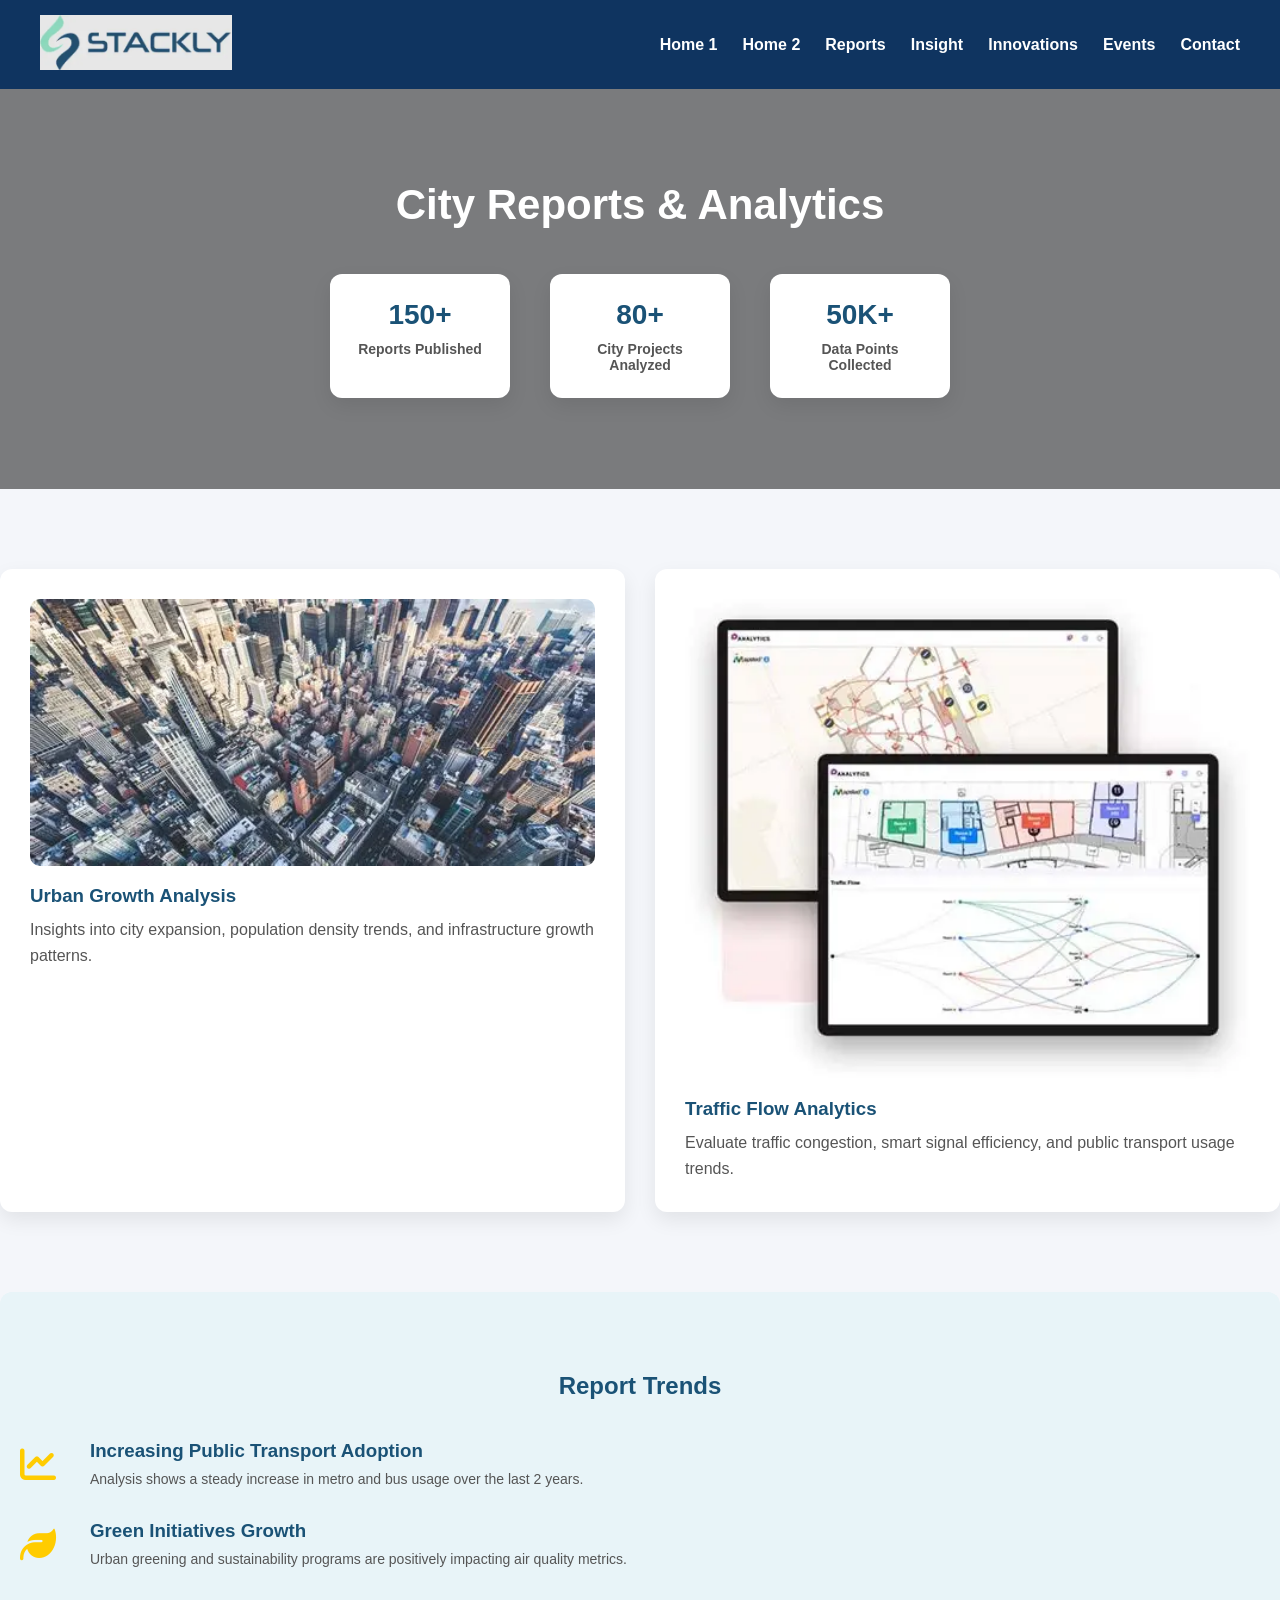
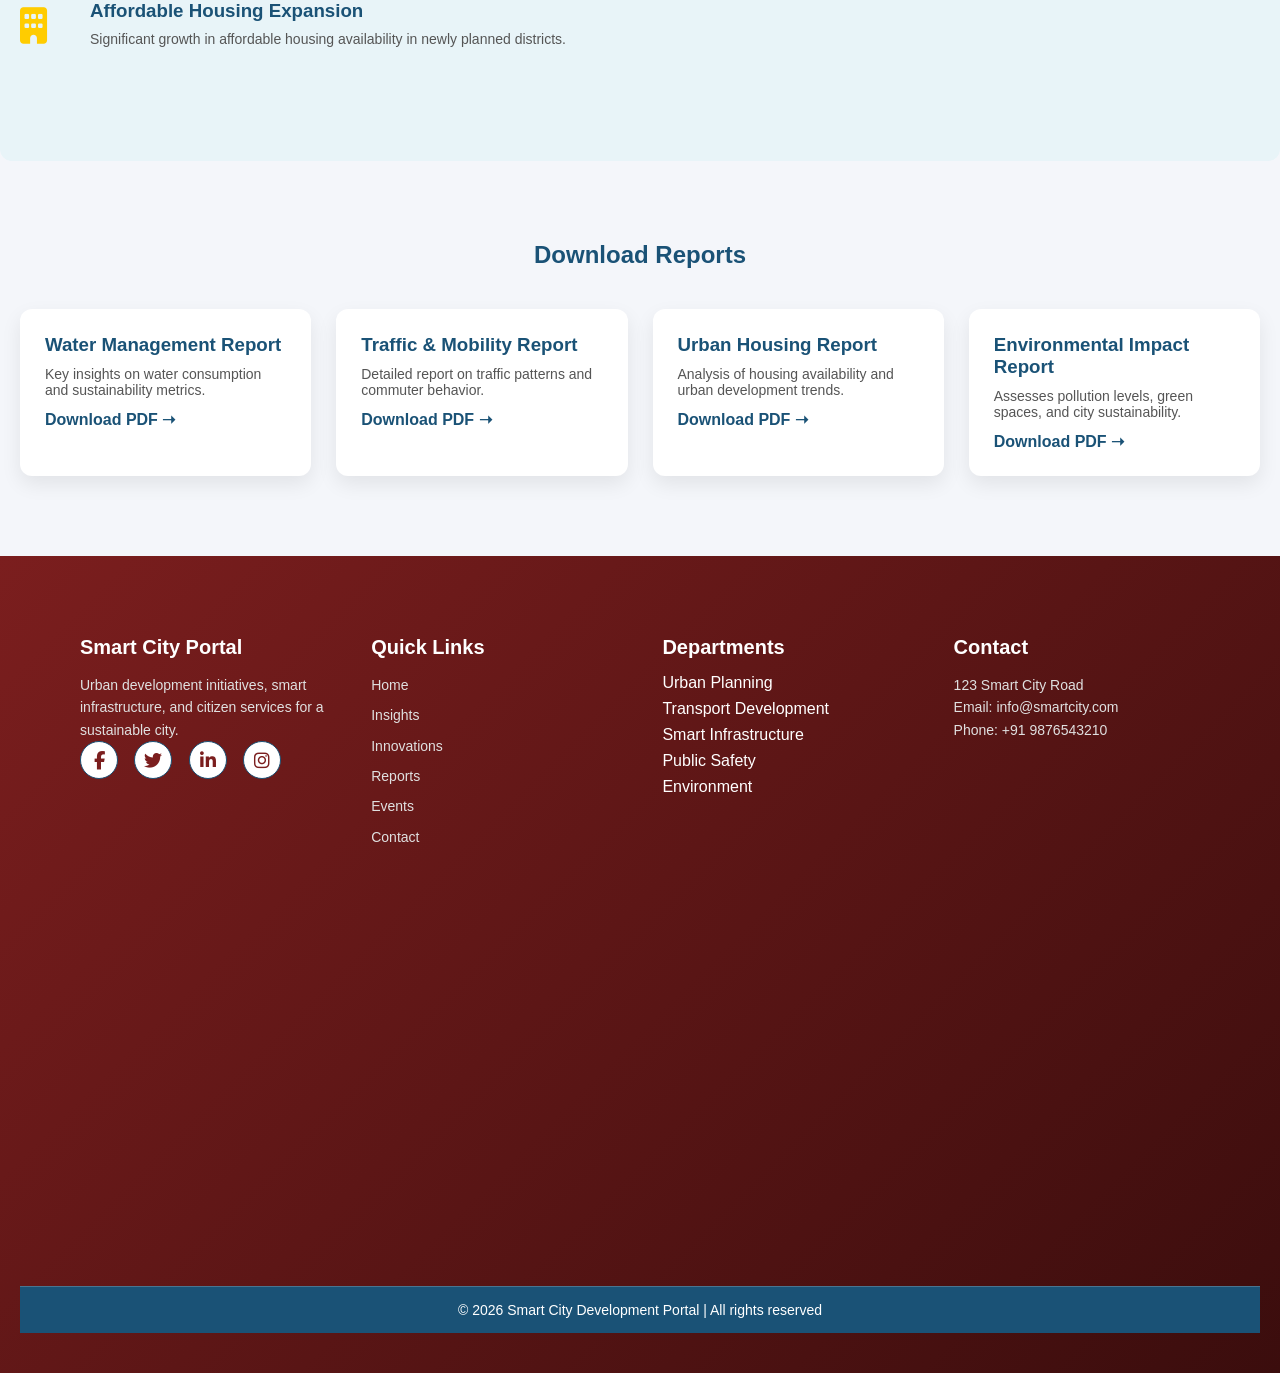
<file: reports.html>
<!DOCTYPE html>
<html lang="en">
<head>
<meta charset="UTF-8">
<meta name="viewport" content="width=device-width, initial-scale=1.0">
<title>Reports - Smart City Portal</title>
<link rel="stylesheet" href="./news.css">
<link rel="stylesheet" href="https://cdnjs.cloudflare.com/ajax/libs/font-awesome/6.5.0/css/all.min.css">
<link rel="stylesheet" href="footer.css">
<style>
/* ===== GLOBAL ===== */
*{margin:0; padding:0; box-sizing:border-box; font-family:"Poppins",sans-serif;}
body{background:#f4f6fa; color:#333;}
a{text-decoration:none; color:inherit;}
ul{list-style:none;}

/* ===== HEADER ===== */
header{
  display:flex; justify-content:space-between; align-items:center;
  padding:18px 40px; background:#1a5276; color:white; /* unique header color */
}
header img{height:60px;}
nav a{margin:0 15px; font-weight:bold; color:white; transition:0.3s;}
nav a:hover{color:#ffcc00;}
.menu-toggle{display:none; font-size:28px; cursor:pointer;}

/* ===== HERO ===== */
.hero{
  height:400px; display:flex; flex-direction:column; align-items:center; justify-content:center; text-align:center;
  background: linear-gradient(rgba(0,0,0,0.5), rgba(0,0,0,0.5)), 
              url('https://images.unsplash.com/photo-1605902711622-cfb43c443e54?auto=format&fit=crop&w=1200&q=80');
  background-size:cover; background-position:center; color:white;
}
.hero h1{font-size:42px; margin-bottom:15px; animation:slideDown 1s;}
.hero p{font-size:18px; max-width:700px; animation:fadeIn 2s;}
@keyframes slideDown{from{opacity:0; transform:translateY(-50px);}to{opacity:1; transform:translateY(0);}}
@keyframes fadeIn{from{opacity:0;}to{opacity:1;}}

/* ===== STATS COUNTERS ===== */
.stats{
  display:flex; justify-content:center; gap:40px; margin-top:30px; flex-wrap:wrap;
}
.stat-box{
  background:white; padding:25px; border-radius:12px; width:180px; text-align:center;
  box-shadow:0 8px 20px rgba(0,0,0,0.08); transition:transform 0.3s;
}
.stat-box:hover{transform:translateY(-6px);}
.stat-box h2{font-size:28px; color:#1a5276; margin-bottom:10px;}
.stat-box p{font-size:14px; color:#555;}

/* ===== SECTION: DATA HIGHLIGHTS ===== */
.data-highlights{
  display:flex; flex-wrap:wrap; gap:30px; margin:80px 0;
}
.data-card{
  flex:1 1 45%; background:white; padding:30px; border-radius:12px;
  box-shadow:0 8px 20px rgba(0,0,0,0.08); transition:0.3s;
}
.data-card:hover{transform:translateY(-5px);}
.data-card img{width:100%; border-radius:10px; margin-bottom:15px;}
.data-card h3{color:#1a5276; margin-bottom:10px;}
.data-card p{color:#555; line-height:1.6;}

/* ===== SECTION: REPORT TRENDS ===== */
.trends-section{
  background:#e8f4f8; padding:80px 20px; border-radius:12px;
}
.trends-section h2{text-align:center; color:#1a5276; margin-bottom:40px;}
.trend{
  display:flex; gap:20px; align-items:center; flex-wrap:wrap; margin-bottom:30px;
}
.trend i{
  font-size:36px; color:#ffcc00; min-width:50px;
}
.trend-content h3{color:#1a5276; margin-bottom:6px;}
.trend-content p{color:#555; font-size:14px; line-height:1.6;}

/* ===== SECTION: DOWNLOADABLE REPORTS ===== */
.download-section{
  padding:80px 20px;
}
.download-section h2{text-align:center; color:#1a5276; margin-bottom:40px;}
.download-grid{
  display:grid; grid-template-columns:repeat(auto-fit,minmax(250px,1fr)); gap:25px;
}
.download-card{
  background:white; border-radius:12px; padding:25px; box-shadow:0 8px 20px rgba(0,0,0,0.08);
  transition:0.3s;
}
.download-card:hover{transform:translateY(-5px);}
.download-card h3{color:#1a5276; margin-bottom:10px;}
.download-card p{color:#555; font-size:14px; margin-bottom:12px;}
.download-card a{color:#1a5276; font-weight:bold;}
.download-card a:hover{color:#ffcc00;}

/* ===== FOOTER ===== */
footer{
  background:#1a5276; color:white; padding:40px 20px;
}
.footer-container{
  display:flex; justify-content:space-between; flex-wrap:wrap; max-width:1200px; margin:auto; gap:30px;
}
.footer-box h3{font-size:20px; margin-bottom:15px; color:white;}
.footer-box p,.footer-box a{font-size:14px; color:#e0e0e0; line-height:1.6;}
.footer-box ul li{margin-bottom:8px;}
.footer-box ul li a:hover{color:#ffcc00;}
.footer-social a{
  display:inline-block;margin-right:12px;font-size:18px;width:38px;height:38px;text-align:center;line-height:38px;
  border-radius:50%;background:white;color:#1a5276;border:1px solid #1a5276;transition:0.3s;
}
.footer-social a:hover{background:#1a5276;color:white;transform:translateY(-5px);}
.footer-bottom{text-align:center;background:#1a5276;padding:15px 0;margin-top:20px;font-size:14px;}

/* RESPONSIVE */
@media(max-width:900px){
  .data-highlights{flex-direction:column;}
  .trend{flex-direction:column;align-items:flex-start;}
}
</style>
</head>
<body>

<!-- HEADER -->
<header class="top-header">

  <a href="reports.html">
    <img src="./images/white-logo.webp" class="site-logo">
  </a>

  <ul class="main-menu" id="mainMenu">
    <li><a href="home1.html">Home 1</a></li>
    <li><a href="home2.html">Home 2</a></li>
    <li><a href="reports.html">Reports</a></li>
    <li><a href="insights.html">Insight</a></li>
    <li><a href="invocations.html">Innovations</a></li>
    <li><a href="events.html">Events</a></li>
    <li><a href="contact.html">Contact</a></li>
  </ul>

  <div class="hamburger" onclick="openMenu()">
    <i class="fa-solid fa-bars"></i>
  </div>

</header>
<!-- HERO -->
<div class="hero">
    <h1>City Reports & Analytics</h1>
    
    <div class="stats">
        <div class="stat-box">
            <h2>150+</h2>
            <p>Reports Published</p>
        </div>
        <div class="stat-box">
            <h2>80+</h2>
            <p>City Projects Analyzed</p>
        </div>
        <div class="stat-box">
            <h2>50K+</h2>
            <p>Data Points Collected</p>
        </div>
    </div>
</div>

<!-- SECTION 1: Data Highlights -->
<section class="data-highlights">
    <div class="data-card">
        <img src="./images/41.webp" alt="Urban Growth">
        <h3>Urban Growth Analysis</h3>
        <p>Insights into city expansion, population density trends, and infrastructure growth patterns.</p>
    </div>
    <div class="data-card">
        <img src="./images/42.webp" alt="Traffic Flow">
        <h3>Traffic Flow Analytics</h3>
        <p>Evaluate traffic congestion, smart signal efficiency, and public transport usage trends.</p>
    </div>
</section>

<!-- SECTION 2: Report Trends -->
<section class="trends-section">
    <h2>Report Trends</h2>
    <div class="trend">
        <i class="fa-solid fa-chart-line"></i>
        <div class="trend-content">
            <h3>Increasing Public Transport Adoption</h3>
            <p>Analysis shows a steady increase in metro and bus usage over the last 2 years.</p>
        </div>
    </div>
    <div class="trend">
        <i class="fa-solid fa-leaf"></i>
        <div class="trend-content">
            <h3>Green Initiatives Growth</h3>
            <p>Urban greening and sustainability programs are positively impacting air quality metrics.</p>
        </div>
    </div>
    <div class="trend">
        <i class="fa-solid fa-building"></i>
        <div class="trend-content">
            <h3>Affordable Housing Expansion</h3>
            <p>Significant growth in affordable housing availability in newly planned districts.</p>
        </div>
    </div>
</section>

<!-- SECTION 3: Downloadable Reports -->
<section class="download-section">
    <h2>Download Reports</h2>
    <div class="download-grid">
        <div class="download-card">
            <h3>Water Management Report</h3>
            <p>Key insights on water consumption and sustainability metrics.</p>
            <a href="#">Download PDF ➝</a>
        </div>
        <div class="download-card">
            <h3>Traffic & Mobility Report</h3>
            <p>Detailed report on traffic patterns and commuter behavior.</p>
            <a href="#">Download PDF ➝</a>
        </div>
        <div class="download-card">
            <h3>Urban Housing Report</h3>
            <p>Analysis of housing availability and urban development trends.</p>
            <a href="#">Download PDF ➝</a>
        </div>
        <div class="download-card">
            <h3>Environmental Impact Report</h3>
            <p>Assesses pollution levels, green spaces, and city sustainability.</p>
            <a href="#">Download PDF ➝</a>
        </div>
    </div>
</section>

<!-- FOOTER -->
<style>

.footer{
background:linear-gradient(135deg,#7b1e1e,#3b0d0d);
color:white;
padding-top:40px;
font-family:Arial;
}

.footer-container{
display:flex;
justify-content:space-between;
flex-wrap:wrap;
padding:40px;
}

.footer-box{
width:22%;
}

.footer-box h3{
margin-bottom:15px;
}

.footer-box p,
.footer-box a{
color:#e0e0e0;
font-size:14px;
line-height:1.6;
text-decoration:none;
}

.footer-box ul{
list-style:none;
padding:0;
}

.footer-box ul li{
margin-bottom:8px;
}

.footer-social a{
display:inline-block;
margin-right:12px;
font-size:18px;
width:38px;
height:38px;
text-align:center;
line-height:38px;
border-radius:50%;
background:white;
color:#7b1e1e;
transition:0.3s;
}

.footer-social a:hover{
transform:translateY(-5px);
}

.footer-bottom{
text-align:center;
padding:15px 0;
border-top:1px solid rgba(255,255,255,0.2);
margin-top:20px;
}

@media(max-width:900px){
.footer-box{
width:45%;
margin-bottom:25px;
}
}

@media(max-width:500px){
.footer-box{
width:100%;
}
}

</style>


<footer class="footer">

<div class="footer-container">

<div class="footer-box">
<h3>Smart City Portal</h3>
<p>
Urban development initiatives, smart infrastructure,
and citizen services for a sustainable city.
</p>

<div class="footer-social">

<a href="404.html"><i class="fa-brands fa-facebook-f"></i></a>

<a href="404.html"><i class="fa-brands fa-twitter"></i></a>

<a href="404.html"><i class="fa-brands fa-linkedin-in"></i></a>

<a href="404.html"><i class="fa-brands fa-instagram"></i></a>

</div>
</div>


<div class="footer-box">
<h3>Quick Links</h3>
<ul>
<li><a href="home2.html">Home</a></li>
<li><a href="insights.html">Insights</a></li>
<li><a href="innovations.html">Innovations</a></li>
<li><a href="reports.html">Reports</a></li>
<li><a href="events.html">Events</a></li>
<li><a href="contact.html">Contact</a></li>
</ul>
</div>


<div class="footer-box">
<h3>Departments</h3>
<ul>
<li>Urban Planning</li>
<li>Transport Development</li>
<li>Smart Infrastructure</li>
<li>Public Safety</li>
<li>Environment</li>
</ul>
</div>


<div class="footer-box">
<h3>Contact</h3>
<p>123 Smart City Road</p>
<p>Email: info@smartcity.com</p>
<p>Phone: +91 9876543210</p>
</div>

</div>

<div class="map-container">
    <iframe 
    src="https://maps.google.com/maps?q=Hyderabad%20India&output=embed">
    </iframe>
</div>
<div class="footer-bottom">
© 2026 Smart City Development Portal | All rights reserved
</div>

</footer>
<script>
function openMenu(){
  document.getElementById("mainMenu").classList.toggle("show");
}
</script>
</body>
</html>
</file>
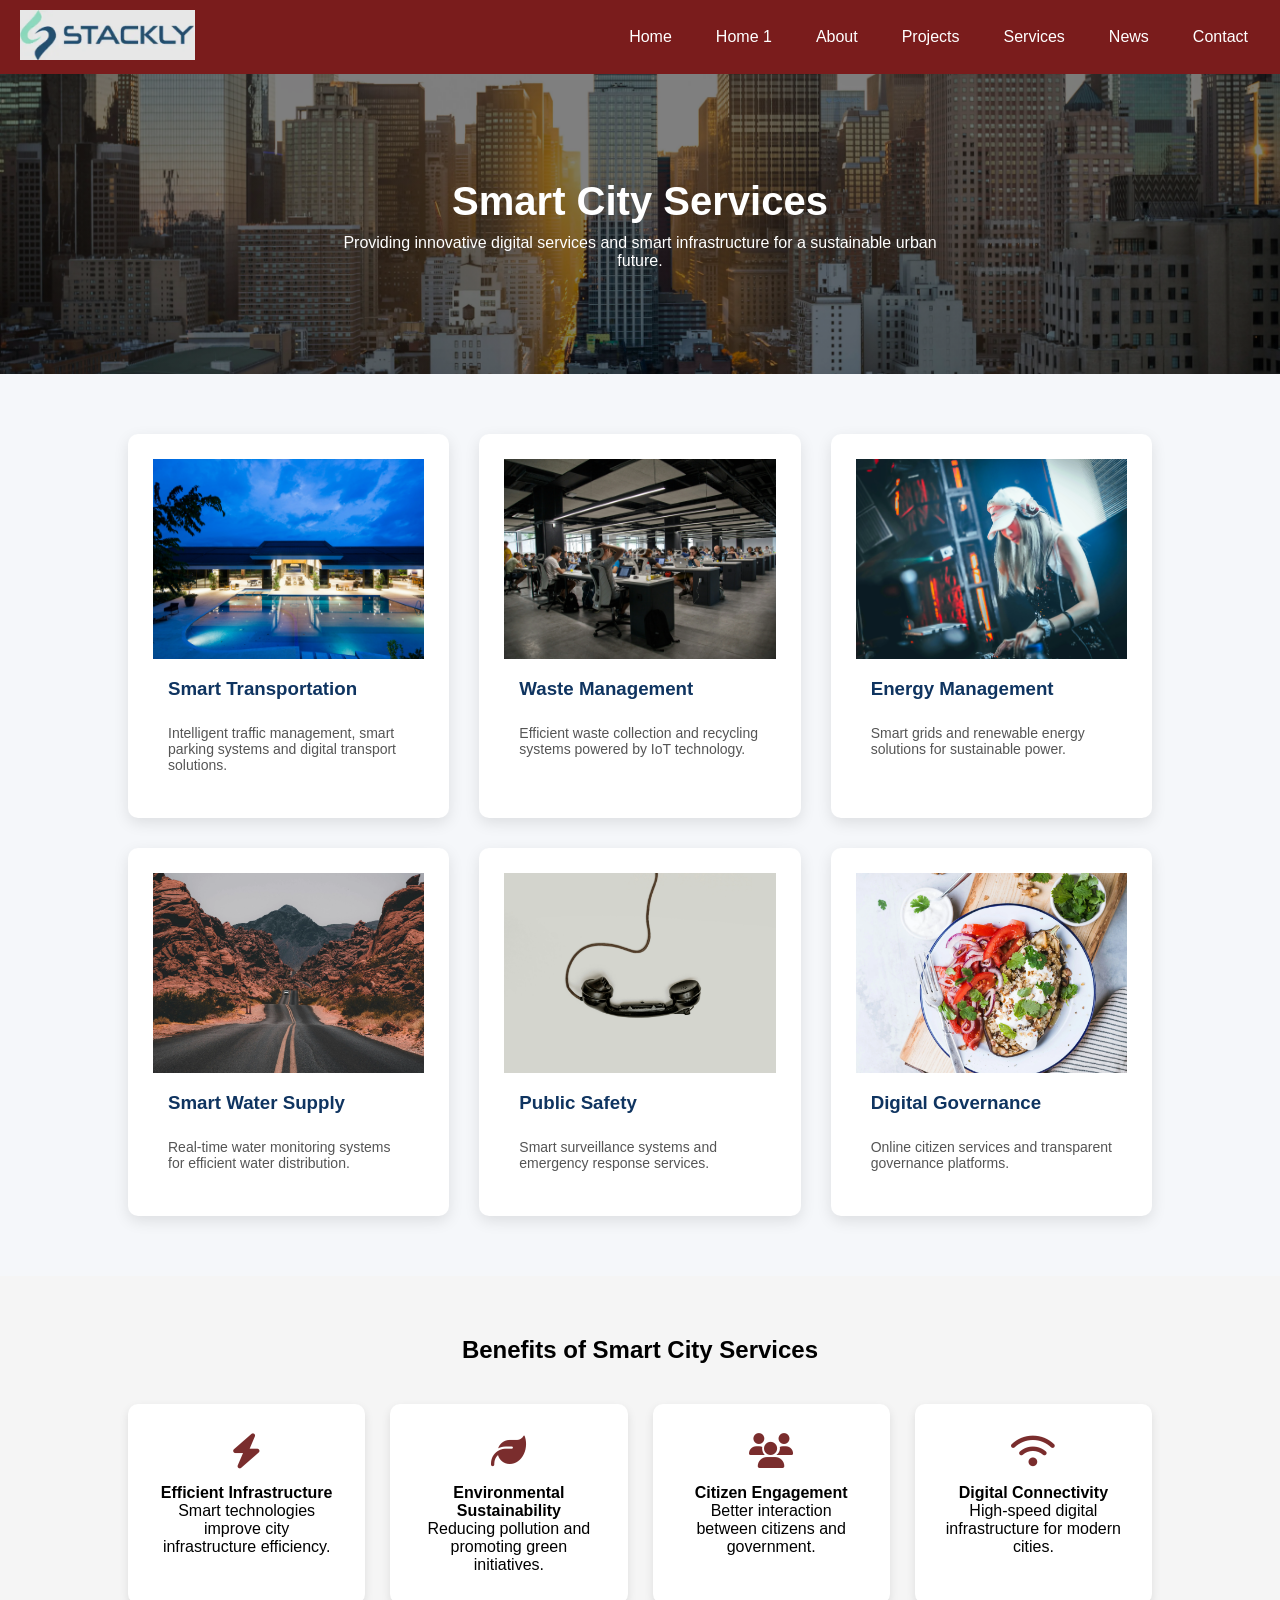
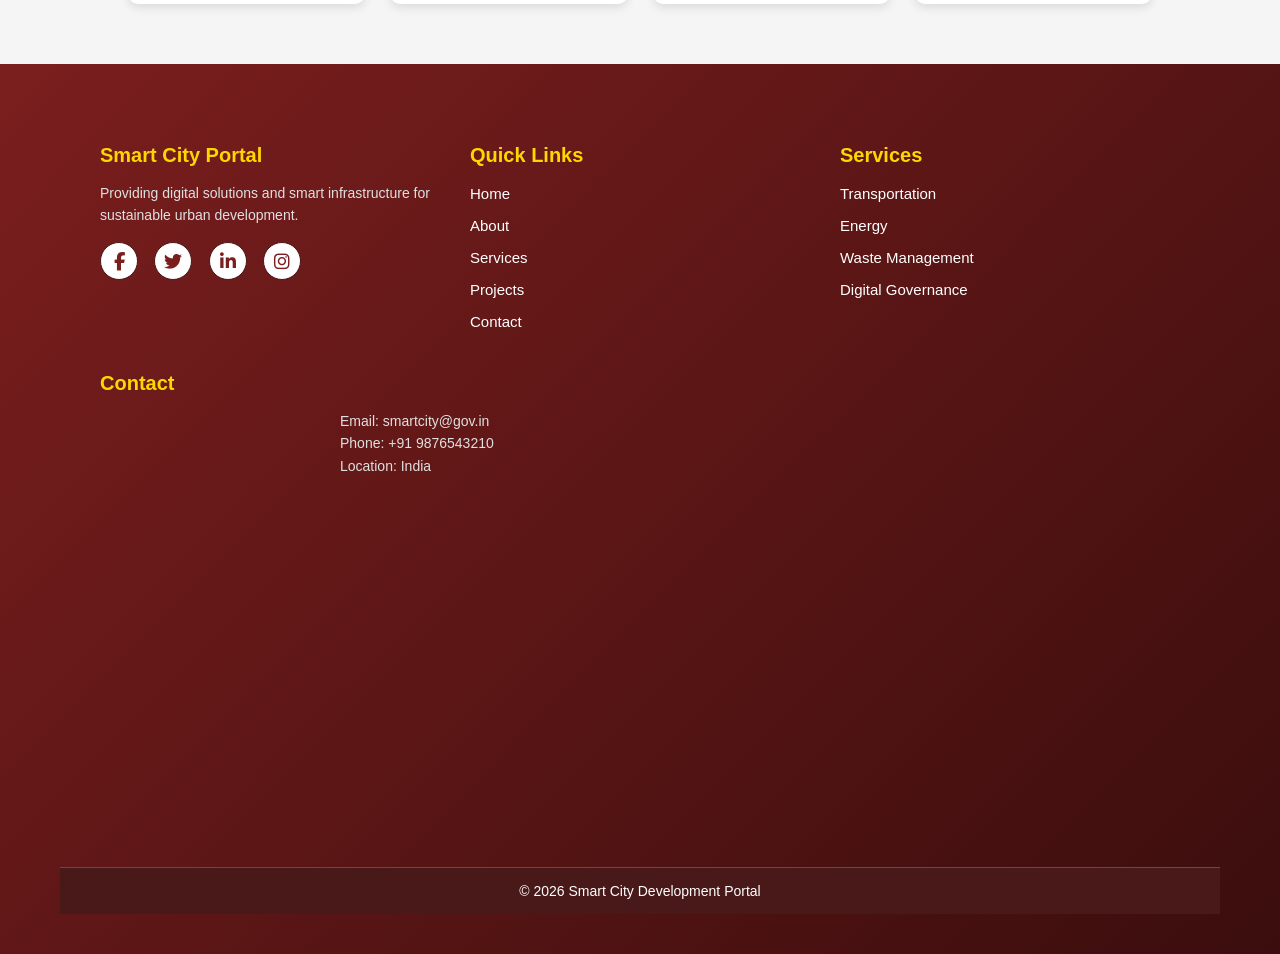
<file: services.html>
<!DOCTYPE html>
<html lang="en">
<head>
 <link rel="stylesheet" href="./news.css">
<link rel="stylesheet" href="footer.css">
<meta charset="UTF-8">
<meta name="viewport" content="width=device-width, initial-scale=1.0">

<title>Smart City Services</title>

<link rel="stylesheet" href="style.css">

<link rel="stylesheet"
href="https://cdnjs.cloudflare.com/ajax/libs/font-awesome/6.5.0/css/all.min.css">
<link rel="stylesheet"
href="https://cdnjs.cloudflare.com/ajax/libs/font-awesome/6.5.0/css/all.min.css">
</head>

<body>

<!-- HEADER -->
<header class="top-header">

  <a href="services.html">
    <img src="./images/white-logo.webp" class="site-logo">
  </a>

  <ul class="main-menu" id="mainMenu">
    <li><a href="index.html">Home</a></li>
    <li><a href="home1.html">Home 1</a></li>
    <li><a href="about.html">About</a></li>
    <li><a href="projects.html">Projects</a></li>
    <li><a href="services.html">Services</a></li>
    <li><a href="news.html">News</a></li>
    <li><a href="contact.html">Contact</a></li>
  </ul>

  <div class="hamburger" onclick="openMenu()">
    <i class="fa-solid fa-bars"></i>
  </div>

</header>

<!-- HERO -->

<section class="service-hero">

<h1>Smart City Services</h1>

<p>
Providing innovative digital services and smart infrastructure
for a sustainable urban future.
</p>

</section>


<!-- SERVICES GRID -->

<section class="services-container">

<div class="service-card">

<img src="./images/43.webp">

<h3>Smart Transportation</h3>

<p>
Intelligent traffic management, smart parking systems
and digital transport solutions.
</p>

</div>


<div class="service-card">

<img src="./images/44.webp">

<h3>Waste Management</h3>

<p>
Efficient waste collection and recycling
systems powered by IoT technology.
</p>

</div>


<div class="service-card">

<img src="./images/45.webp">

<h3>Energy Management</h3>

<p>
Smart grids and renewable energy
solutions for sustainable power.
</p>

</div>


<div class="service-card">

<img src="./images/38.webp">

<h3>Smart Water Supply</h3>

<p>
Real-time water monitoring systems
for efficient water distribution.
</p>

</div>


<div class="service-card">

<img src="./images/46.webp">

<h3>Public Safety</h3>

<p>
Smart surveillance systems and
emergency response services.
</p>

</div>


<div class="service-card">

<img src="./images/47.webp">

<h3>Digital Governance</h3>

<p>
Online citizen services and
transparent governance platforms.
</p>

</div>

</section>


<!-- SERVICE BENEFITS -->

<section class="benefits">

<h2>Benefits of Smart City Services</h2>

<div class="benefit-grid">

<div class="benefit-box">
<i class="fa-solid fa-bolt"></i>
<h4>Efficient Infrastructure</h4>
<p>Smart technologies improve city infrastructure efficiency.</p>
</div>

<div class="benefit-box">
<i class="fa-solid fa-leaf"></i>
<h4>Environmental Sustainability</h4>
<p>Reducing pollution and promoting green initiatives.</p>
</div>

<div class="benefit-box">
<i class="fa-solid fa-users"></i>
<h4>Citizen Engagement</h4>
<p>Better interaction between citizens and government.</p>
</div>

<div class="benefit-box">
<i class="fa-solid fa-wifi"></i>
<h4>Digital Connectivity</h4>
<p>High-speed digital infrastructure for modern cities.</p>
</div>

</div>

</section>


<!-- FOOTER -->

<footer class="footer">

<div class="footer-container">

<div class="footer-box">

<h3>Smart City Portal</h3>

<p>
Providing digital solutions and smart infrastructure
for sustainable urban development.
</p>

<div class="footer-social">

<a href="404.html"><i class="fa-brands fa-facebook-f"></i></a>

<a href="404.html"><i class="fa-brands fa-twitter"></i></a>

<a href="404.html"><i class="fa-brands fa-linkedin-in"></i></a>

<a href="404.html"><i class="fa-brands fa-instagram"></i></a>

</div>

</div>


<div class="footer-box">

<h3>Quick Links</h3>

<ul>
<li><a href="index.html">Home</a></li>
<li><a href="about.html">About</a></li>
<li><a href="services.html">Services</a></li>
<li><a href="projects.html">Projects</a></li>
<li><a href="contact.html">Contact</a></li>
</ul>

</div>


<div class="footer-box">

<h3>Services</h3>

<ul>
<li><a href="#">Transportation</a></li>
<li><a href="#">Energy</a></li>
<li><a href="#">Waste Management</a></li>
<li><a href="#">Digital Governance</a></li>
</ul>

</div>


<div class="footer-box">

<h3>Contact</h3>

<p>Email: smartcity@gov.in</p>
<p>Phone: +91 9876543210</p>
<p>Location: India</p>

</div>

</div>

<div class="map-container">
    <iframe 
    src="https://maps.google.com/maps?q=Hyderabad%20India&output=embed">
    </iframe>
</div>
<div class="footer-bottom">

<p>© 2026 Smart City Development Portal</p>

</div>

</footer>
<script>
function openMenu(){
  document.getElementById("mainMenu").classList.toggle("show");
}
</script>
</body>
</html>
</file>
<file: footer.css>
/* FOOTER */

.footer{
background:linear-gradient(135deg,#7b1e1e,#3b0d0d);
color:white;
padding-top:40px;
}

.footer-container{
display:flex;
justify-content:space-between;
flex-wrap:wrap;
padding:40px;
}

.footer-box{
width:22%;
}

.footer-box h3{
    
margin-bottom:15px;
font-size: 20px;
color: #ffcc00;
}

.footer-box p,
.footer-box a{
color:#e0e0e0;
font-size:14px;
line-height:1.6;
text-decoration:none;
}

.footer-box ul{
list-style:none;
padding:0;
}

.footer-box ul li{
margin-bottom:8px;
}

.footer-social a{
display:inline-block;
margin-right:12px;
font-size:18px;
width:38px;
height:38px;
text-align:center;
line-height:38px;
border-radius:50%;
background:white;
color:#7b1e1e;
transition:0.3s;
}

.footer-social a:hover{
transform:translateY(-5px);
}

.footer-bottom{
text-align:center;
padding:15px 0;
border-top:1px solid rgba(255,255,255,0.2);
margin-top:20px;
}

/* MOBILE */

@media(max-width:900px){

.footer-box{
width:45%;
margin-bottom:25px;
}

}

@media(max-width:500px){

.footer-box{
width:100%;
}

}

footer h3{
color:#ffffff;
}
footer h3{
color:#111;   /* dark color */
font-weight:600;
}
.footer-box h3{
color:#FFD700;
font-weight:700;
}

.footer-box h3{
color:#FFD700;
font-weight:700;
}
/* Map Section */

.map-container{
width:100%;
margin-top:30px;
}

.map-container iframe{
width:100%;
height:300px;
border:0;
border-radius:8px;
}

/* Mobile responsive */

@media(max-width:768px){

.map-container iframe{
height:250px;
}

}

/* MAP FULL WIDTH */
.map-container{
    width:100%;
    margin-top:20px;
}

.map-container iframe{
    width:100%;
    height:350px;
    border:0;
    display:block;
}
</file>
<file: news.css>
/* GLOBAL */

body{
margin:0;
font-family:Arial;
background:#f4f6fa;
}

/* HEADER */

.top-header{
display:flex;
align-items:center;
justify-content:space-between;
padding:15px 40px;
background:#0f3460;
position:relative;
}

.site-logo{
height:55px;
}

/* MENU */

.main-menu{
display:flex;
list-style:none;
gap:25px;
margin:0;
padding:0;
}

.main-menu li a{
color:white;
text-decoration:none;
font-weight:bold;
font-size:16px;
}

.main-menu li a:hover{
color:#ffcc00;
}

/* HAMBURGER */

.hamburger{
display:none;
font-size:28px;
color:white;
cursor:pointer;
}

/* HERO */

.hero{
height:280px;
background:linear-gradient(rgba(0,0,0,0.5),rgba(0,0,0,0.5)),
url("https://images.unsplash.com/photo-1519389950473-47ba0277781c");
background-size:cover;
background-position:center;
display:flex;
align-items:center;
justify-content:center;
color:white;
font-size:40px;
font-weight:bold;
text-align:center;
}

/* NEWS LAYOUT */

.news-layout{
display:grid;
grid-template-columns:2fr 1fr;
gap:40px;
padding:50px;
}

.feature-news img{
width:100%;
height:350px;
object-fit:cover;
border-radius:10px;
}

.feature-news h2{
color:#0f3460;
margin-top:15px;
}

.feature-news p{
line-height:1.6;
}

/* SIDE NEWS */

.side-news{
background:white;
padding:20px;
border-radius:10px;
box-shadow:0 5px 15px rgba(0,0,0,0.1);
}

.side-news h3{
color:#0f3460;
border-bottom:2px solid #eee;
padding-bottom:10px;
}

.side-item{
margin:15px 0;
font-size:15px;
border-bottom:1px solid #eee;
padding-bottom:10px;
}

/* NEWS LIST */

.news-list{
padding:40px 50px;
}

.article{
display:flex;
gap:25px;
margin-bottom:30px;
background:white;
padding:15px;
border-radius:10px;
box-shadow:0 5px 10px rgba(0,0,0,0.1);
transition:0.3s;
}

.article:hover{
transform:scale(1.02);
}

.article img{
width:250px;
height:150px;
object-fit:cover;
border-radius:8px;
}

.article h3{
color:#0f3460;
margin-top:0;
}

/* FOOTER */

.footer{
background:rgb(73,25,25);
padding-top:40px;
color:white;
}

.footer-container{
display:flex;
justify-content:space-between;
padding:30px;
flex-wrap:wrap;
}

.footer-box{
width:22%;
}

.footer-box h3{
margin-bottom:15px;
}

.footer-box p,
.footer-box a{
color:#e0e0e0;
font-size:14px;
line-height:1.6;
text-decoration:none;
}

.footer-box ul{
list-style:none;
padding:0;
}

.footer-box ul li{
margin-bottom:8px;
}

.footer-social a{
display:inline-block;
margin-right:12px;
font-size:18px;
width:38px;
height:38px;
text-align:center;
line-height:38px;
border-radius:50%;
background:white;
color:rgb(73,25,25);
border:1px solid rgb(73,25,25);
transition:0.3s;
}

.footer-social a:hover{
transform:translateY(-5px);
}

.footer-bottom{
text-align:center;
background:rgb(73,25,25);
padding:15px 0;
margin-top:20px;
}

/* RESPONSIVE */

@media(max-width:900px){

.news-layout{
grid-template-columns:1fr;
padding:20px;
}

.article{
flex-direction:column;
}

.article img{
width:100%;
height:200px;
}

.footer-box{
width:45%;
margin-bottom:25px;
}

/* MOBILE MENU */

.main-menu{
display:none;
flex-direction:column;
background:#0f3460;
position:absolute;
top:80px;
right:0;
width:230px;
max-height:300px;
overflow-y:auto;
padding:20px;
}

.main-menu.show{
display:flex;
}

.hamburger{
display:block;
}

}

@media(max-width:500px){

.footer-box{
width:100%;
}

.hero{
font-size:28px;
}

}

.footer-box h3{
color:#FFD700;
font-weight:700;
}

/* Map Section */

.map-container{
width:100%;
margin-top:30px;
}

.map-container iframe{
width:100%;
height:300px;
border:0;
border-radius:8px;
}

/* Mobile responsive */

@media(max-width:768px){

.map-container iframe{
height:250px;
}

}



/* MAP FULL WIDTH */
.map-container{
    width:100%;
    margin-top:20px;
}

.map-container iframe{
    width:100%;
    height:350px;
    border:0;
    display:block;
}
</file>
<file: style.css>
*{
margin:0;
padding:0;
box-sizing:border-box;
font-family:Arial;
}

.header{
display:flex;
justify-content:space-between;
align-items:center;
padding:15px 40px;
background:#7a2d2d;
color:white;
}

.logo{
font-size:22px;
font-weight:bold;
}



.nav-links a{
text-decoration:none;
color:white;
}


.hero{
text-align:center;
padding:100px 20px;
}

@media (max-width:900px){

.nav-links{
display:none;
flex-direction:column;
position:absolute;
top:70px;
right:20px;
background:#7a2d2d;
padding:20px;
}

.menu-toggle{
display:block;
}

}

*{
margin:0;
padding:0;
box-sizing:border-box;
font-family:'Segoe UI',sans-serif;
}

body{
background:#f5f7fa;
}

/* HEADER */

.header{
display:flex;
justify-content:space-between;
align-items:center;
padding:15px 40px;
background:#7a2d2d;
}

.logo img{
height:50px;
}


.nav-links a{
color:white;
text-decoration:none;
}

/* HERO */

.about-hero{
height:350px;
background:linear-gradient(rgba(0,0,0,0.5),rgba(0,0,0,0.5)),
url("./images/48.webp");
background-size:cover;
background-position:center;
display:flex;
flex-direction:column;
justify-content:center;
align-items:center;
color:white;
text-align:center;
}

.about-hero h1{
font-size:40px;
margin-bottom:10px;
}

/* ABOUT SECTION */

.about-section{
display:flex;
gap:40px;
padding:60px 10%;
align-items:center;
}

.about-text{
flex:1;
}

.about-text h2{
margin-bottom:20px;
}

.about-text p{
margin-bottom:15px;
line-height:1.6;
}

.about-img{
flex:1;
}

.about-img img{
width:100%;
border-radius:10px;
}

/* FEATURES */

.features{
display:grid;
grid-template-columns:repeat(3,1fr);
gap:30px;
padding:50px 10%;
}

.feature-card{
background:white;
padding:30px;
text-align:center;
border-radius:10px;
box-shadow:0 4px 10px rgba(0,0,0,0.1);
transition:0.4s;
}

.feature-card:hover{
transform:translateY(-10px);
}

.feature-card i{
font-size:40px;
color:#7a2d2d;
margin-bottom:15px;
}

/* STATS */

.stats{
display:flex;
justify-content:space-around;
background:#7a2d2d;
color:white;
padding:50px 0;
}

.stat-box{
text-align:center;
font-size:20px;
}

/* GALLERY */

.gallery{
padding:60px 10%;
text-align:center;
}

.gallery h2{
margin-bottom:30px;
}

.gallery-grid{
display:grid;
grid-template-columns:repeat(4,1fr);
gap:20px;
}

.gallery-grid img{
width:100%;
border-radius:10px;
transition:0.4s;
}

.gallery-grid img:hover{
transform:scale(1.08);
}

/* RESPONSIVE */

@media(max-width:900px){

.about-section{
flex-direction:column;
}

.features{
grid-template-columns:1fr;
}

.gallery-grid{
grid-template-columns:1fr 1fr;
}

.stats{
flex-direction:column;
gap:20px;
}

}


/* ================= FOOTER ================= */

.footer {
    background: rgb(73, 25, 25);
    padding-top: 40px;
    color: white;
}

.footer-container {
    display: flex;
    justify-content: space-between;
    padding: 30px 10%;
    flex-wrap: wrap;
    gap: 30px;
}

/* Footer Boxes */

.footer-box {
    flex: 1;
    min-width: 220px;
}

.footer-box h3 {
    margin-bottom: 15px;
    font-size: 20px;
    color: #ffffff;
}

.footer-box p,
.footer-box a {
    color: #e0e0e0;
    font-size: 14px;
    line-height: 1.6;
}

/* Links */

.footer-box ul {
    list-style: none;
}

.footer-box ul li {
    margin-bottom: 8px;
}

.footer-box ul li a {
    text-decoration: none;
    transition: 0.3s;
}

.footer-box ul li a:hover {
    color: #ffd700;
}

/* Social Icons */

.footer-social {
    margin-top: 15px;
}

.footer-social a {
    display: inline-block;
    margin-right: 12px;
    font-size: 18px;
    width: 38px;
    height: 38px;
    text-align: center;
    line-height: 38px;
    border-radius: 50%;
    background: white;
    color: rgb(73, 25, 25);
    transition: 0.3s;
}

.footer-social a:hover {
    background: #ffd700;
    color: black;
    transform: translateY(-5px);
}

/* Bottom */

.footer-bottom {
    text-align: center;
    background: rgb(60, 20, 20);
    padding: 15px 0;
    font-size: 14px;
}

/* ================= RESPONSIVE ================= */

@media (max-width: 900px) {

    .footer-container {
        flex-direction: column;
        text-align: center;
    }

    .footer-social a {
        margin: 8px;
    }

}





/* SERVICE HERO */

.service-hero{
height:300px;
background:linear-gradient(rgba(0,0,0,0.5),rgba(0,0,0,0.5)),
url("./images/48.webp");
background-size:cover;
background-position:center;
color:white;
display:flex;
flex-direction:column;
justify-content:center;
align-items:center;
text-align:center;
}

.service-hero h1{
font-size:40px;
margin-bottom:10px;
}


/* SERVICES */

.services-container{
display:grid;
grid-template-columns:repeat(3,1fr);
gap:30px;
padding:60px 10%;
}

.service-card{
background:white;
border-radius:10px;
box-shadow:0 4px 10px rgba(0,0,0,0.1);
overflow:hidden;
transition:0.4s;
}

.service-card img{
width:100%;
height:200px;
object-fit:cover;
}

.service-card h3{
padding:15px;
}

.service-card p{
padding:0 15px 20px;
}

.service-card:hover{
transform:translateY(-10px);
}


/* BENEFITS */

.benefits{
background:#f5f5f5;
padding:60px 10%;
text-align:center;
}

.benefits h2{
margin-bottom:40px;
}

.benefit-grid{
display:grid;
grid-template-columns:repeat(4,1fr);
gap:25px;
}

.benefit-box{
background:white;
padding:30px;
border-radius:10px;
box-shadow:0 4px 10px rgba(0,0,0,0.1);
}

.benefit-box i{
font-size:35px;
color:#7a2d2d;
margin-bottom:15px;
}


/* RESPONSIVE */

@media(max-width:900px){

.services-container{
grid-template-columns:1fr;
}

.benefit-grid{
grid-template-columns:1fr 1fr;
}

}

/* PROJECT HERO */

.project-hero{
height:320px;
background:linear-gradient(rgba(0,0,0,0.5),rgba(0,0,0,0.5)),
url("./images/49.webp");
background-size:cover;
background-position:center;
display:flex;
flex-direction:column;
justify-content:center;
align-items:center;
text-align:center;
color:white;
}

/* PROJECT SHOWCASE */

.project-showcase{
padding:70px 10%;
}

.project-row{
display:flex;
align-items:center;
gap:40px;
margin-bottom:60px;
}

.project-row.reverse{
flex-direction:row-reverse;
}

.project-img img{
width:100%;
border-radius:10px;
}

.project-text{
flex:1;
}

/* PROGRESS */

.project-progress{
background:#f5f5f5;
padding:60px 10%;
}

.progress-item{
margin-bottom:25px;
}

.progress-bar{
background:#ddd;
height:12px;
border-radius:10px;
overflow:hidden;
}

.progress-bar span{
display:block;
height:100%;
background:#7a2d2d;
animation:progress 2s ease;
}

@keyframes progress{
from{width:0;}
}

/* GALLERY */

.project-gallery{
padding:60px 10%;
text-align:center;
}

.gallery-grid{
display:grid;
grid-template-columns:repeat(3,1fr);
gap:20px;
}

.gallery-grid img{
width:100%;
border-radius:10px;
transition:0.4s;
}

.gallery-grid img:hover{
transform:scale(1.1);
}

/* RESPONSIVE */

@media(max-width:900px){

.project-row{
flex-direction:column;
}

.gallery-grid{
grid-template-columns:1fr 1fr;
}

}


/* CITY IMPACT */

.city-impact{
padding:70px 10%;
text-align:center;
background:#f5f5f5;
}

.city-impact h2{
margin-bottom:50px;
font-size:32px;
}

.impact-container{
display:grid;
grid-template-columns:repeat(4,1fr);
gap:30px;
}

.impact-box{
background:white;
padding:40px;
border-radius:12px;
box-shadow:0 5px 15px rgba(0,0,0,0.1);
transition:0.4s;
}

.impact-box i{
font-size:40px;
color:#7a2d2d;
margin-bottom:15px;
}

.impact-box h3{
font-size:28px;
margin-bottom:10px;
}

.impact-box:hover{
transform:translateY(-10px);
}

/* responsive */

@media(max-width:900px){

.impact-container{
grid-template-columns:1fr 1fr;
}

}

.hero-btn{
display:inline-block;
margin-top:20px;
padding:14px 28px;
background:#ffcc00;
color:#0f3460;
font-size:16px;
font-weight:bold;
border-radius:6px;
text-decoration:none;
transition:0.3s;
}

/* Hover Effect */

.hero-btn:hover{
background:#ffffff;
color:#0f3460;
transform:scale(1.05);
}
box-shadow:0 5px 15px rgba(0,0,0,0.2);

.hero-btn{
display:inline-block;
padding:14px 30px;
background:#ffcc00;
color:#0f3460;
font-size:16px;
font-weight:bold;
text-decoration:none;
border-radius:8px;
margin-top:20px;
transition:0.3s;
}

.hero-btn:hover{
background:white;
color:#0f3460;
transform:scale(1.05);
}
/* SERVICES SECTION */

.services{
padding:70px 10%;
background:#f5f7fa;
text-align:center;
}

.services-title{
font-size:34px;
color:#0f3460;
margin-bottom:40px;
}

.services-grid{
display:grid;
grid-template-columns:repeat(auto-fit,minmax(250px,1fr));
gap:25px;
}

.service-card{
background:white;
padding:25px;
border-radius:10px;
box-shadow:0 5px 15px rgba(0,0,0,0.1);
transition:0.3s;
}

.service-card:hover{
transform:translateY(-8px);
box-shadow:0 10px 25px rgba(0,0,0,0.2);
}

.service-card h3{
color:#0f3460;
margin-bottom:10px;
}

.service-card p{
color:#555;
font-size:14px;
}

.highlights{
padding:70px 10%;
background: linear-gradient(135deg, #0f3460, #1f4b8a);
color:white;
text-align:center;
}

.highlights-title{
font-size:36px;
margin-bottom:50px;
}

.highlights-container{
display:grid;
grid-template-columns:repeat(auto-fit,minmax(250px,1fr));
gap:30px;
}

.highlight-card{
background:rgba(255,255,255,0.1);
padding:30px;
border-radius:15px;
transition:0.3s;
}

.highlight-icon{
font-size:50px;
margin-bottom:15px;
}

.highlight-card h3{
margin:10px 0;
color:#ffcc00;
}

.highlight-card p{
font-size:14px;
color:white;
}

.highlight-card:hover{
transform:translateY(-10px);
background:rgba(255,255,255,0.2);
}

@media(max-width:768px){
.highlights-container{
grid-template-columns:1fr;
}
}
.highlights-container{
display:grid;
grid-template-columns:repeat(auto-fit,minmax(250px,1fr));
gap:30px;
}
/* HIGHLIGHT CARDS ANIMATION */

.highlight-card{
background:rgba(255,255,255,0.1);
padding:30px;
border-radius:15px;
opacity:0;           /* start hidden */
transform:translateY(50px);  /* start below */
transition:all 0.8s ease-in-out;
}

.highlight-card.visible{
opacity:1;
transform:translateY(0);
}


/* SERVICES & ALERTS SECTION */

.services-alerts{
  padding:70px 10%;
  background:#ffffff;
  text-align:center;
}

.alerts-title{
  font-size:32px;
  color:#0f3460;
  margin-bottom:30px;
}

.alerts-wrapper{
  display:flex;
  flex-wrap:wrap;
  gap:25px;
  justify-content:center;
}

.alert-box{
  background:#f4f6fa;
  flex:1;
  min-width:240px;
  max-width:280px;
  padding:25px;
  border-radius:12px;
  box-shadow:0 4px 15px rgba(0,0,0,0.1);
  transition:0.3s;
}

.alert-box i{
  font-size:36px;
  color:#ffcc00;
  margin-bottom:12px;
}

.alert-box h3{
  margin:12px 0;
  color:#0f3460;
}

.alert-box p{
  font-size:14px;
  color:#444;
  margin-bottom:15px;
}

.alert-box a{
  display:inline-block;
  text-decoration:none;
  color:#0f3460;
  font-weight:bold;
  border:2px solid #0f3460;
  padding:8px 15px;
  border-radius:6px;
  transition:0.3s;
}

.alert-box a:hover{
  background:#0f3460;
  color:white;
  transform:translateY(-3px);
}

.alert-box:hover{
  transform:translateY(-5px);
  box-shadow:0 8px 20px rgba(0,0,0,0.15);
}

/* Responsive */
@media (max-width:768px){
  .alerts-wrapper{
    flex-direction:column;
    align-items:center;
  }
}

/* ===== WHY CHOOSE SECTION ===== */
.why-choose{
  padding:80px 10%;
  background: linear-gradient(135deg, #fef9f0, #f0faff); /* soft gradient */
  color:#0f3460;
  text-align:center;
}

.choose-title{
  font-size:36px;
  margin-bottom:50px;
  color:#1f4b8a;
}

.choose-container{
  display:grid;
  grid-template-columns:repeat(auto-fit,minmax(220px,1fr));
  gap:30px;
}

/* Each box with unique pastel gradient */
.choose-box:nth-child(1){
  background: linear-gradient(145deg, #ffecd2, #fcb69f); /* soft peach-orange */
}
.choose-box:nth-child(2){
  background: linear-gradient(145deg, #d0f0fd, #a0e0ff); /* soft sky blue */
}
.choose-box:nth-child(3){
  background: linear-gradient(145deg, #d9f7be, #a6e49e); /* soft green */
}
.choose-box:nth-child(4){
  background: linear-gradient(145deg, #ffe0f0, #ffb3d9); /* soft pink-lavender */
}

.choose-box{
  padding:30px 20px;
  border-radius:15px;
  transition: transform 0.4s, filter 0.4s;
  opacity:0;
  transform: translateY(50px);
  color:#0f3460;
  box-shadow: 0 8px 20px rgba(0,0,0,0.1);
}

.choose-box i{
  font-size:40px;
  margin-bottom:15px;
  color:#ffcc00;
}

.choose-box h3{
  margin-bottom:12px;
  font-size:20px;
}

.choose-box p{
  font-size:14px;
  line-height:1.5;
}

/* Hover effect */
.choose-box:hover{
  transform: translateY(-10px);
  filter: brightness(1.1);
}

/* Responsive */
@media(max-width:768px){
  .choose-container{
    grid-template-columns:1fr 1fr;
  }
}
@media(max-width:500px){
  .choose-container{
    grid-template-columns:1fr;
  }
}


/* Info boxes */
.info-boxes {display:grid; grid-template-columns:repeat(auto-fit,minmax(250px,1fr)); gap:30px; margin-top:40px;}

/* Each card */
.info-box {
    display:flex; 
    flex-direction:column; 
    justify-content:space-between;  /* Align button at bottom */
    background:white; 
    padding:20px; 
    border-radius:10px; 
    box-shadow:0 5px 15px rgba(0,0,0,0.05); 
    transition:transform 0.3s, box-shadow 0.3s;
}

.info-box:hover {transform:translateY(-5px); box-shadow:0 10px 20px rgba(0,0,0,0.15);}

/* Card button */
.card-btn {
    display:inline-block; 
    margin-top:15px;
    padding:10px 20px;
    background:#1a5276; 
    color:white; 
    border-radius:5px; 
    text-align:center; 
    font-weight:bold;
    transition:0.3s;
    text-decoration:none;
}

.card-btn:hover {background:#ffcc00; color:#000;}

/* Gallery Section */
.gallery-section {
    padding: 60px 20px;
    max-width: 1200px;
    margin: auto;
    text-align: center;
}

.gallery-section h2 {
    color: #1a5276;
    margin-bottom: 40px;
}

/* Grid container */
.gallery-container {
    display: grid;
    grid-template-columns: repeat(auto-fit, minmax(250px, 1fr));
    gap: 20px;
    justify-items: center;
}

/* Each image */
.gallery-item img {
    width: 100%;
    height: 200px;       /* Same height for all */
    object-fit: cover;   /* Crop nicely */
    border-radius: 10px;
    transition: transform 0.3s;
}

/* Hover effect */
.gallery-item img:hover {
    transform: scale(1.05);
}
/* Desktop navbar */
.navbar {
    display: flex;
    gap: 25px;
    align-items: center;
}

/* Mobile menu hidden by default */
@media (max-width: 900px) {
    .navbar {
        display: none;
        flex-direction: column;
        background: rgb(73, 25, 25);
        position: absolute;
        top: 70px;
        right: 20px;
        width: 250px;
        padding: 20px;
        border-radius: 10px;
        max-height: 70vh;
        overflow-y: auto;
        z-index: 1000;
    }

    .navbar.active {
        display: flex;
    }

    .dropdown-content {
        display: none;
        flex-direction: column;
    }

    .dropdown-content.active {
        display: flex;
    }
}
.header {
    display: flex;
    justify-content: space-between;
    align-items: center;
    padding: 15px 40px;
    background: rgb(73, 25, 25);
}

.header .logo {
    height: 60px;
}

/* Desktop navbar */
.navbar {
    display: flex;
    gap: 20px;
    align-items: center;
}

.navbar a {
    color: white;
    text-decoration: none;
    padding: 8px 12px;
    border-radius: 5px;
    transition: 0.3s;
}

.navbar a:hover {
    background: #ffcc00;
    color: black;
}

/* Dropdown menu */
.dropdown-content {
    display: none;
    position: absolute;
    background: rgb(73, 25, 25);
    border-radius: 5px;
    margin-top: 5px;
}

.dropdown-content li a {
    display: block;
    padding: 8px 12px;
}

/* Show dropdown on hover (desktop) */
.dropdown:hover .dropdown-content {
    display: block;
}

/* Hamburger menu */
.menu-toggle {
    display: none;
    font-size: 28px;
    cursor: pointer;
    color: white;
}

/* MOBILE */
@media (max-width: 900px) {
    .navbar {
        display: none;
        flex-direction: column;
        position: absolute;
        top: 70px;
        right: 20px;
        background: rgb(73, 25, 25);
        padding: 20px;
        border-radius: 10px;
        width: 200px;
    }

    .navbar.active {
        display: flex;
    }

    .dropdown-content {
        position: static;
        display: none;
        flex-direction: column;
    }

    .dropdown-content.active {
        display: flex;
    }

    .menu-toggle {
        display: block;
    }
}

.header {
    display: flex;
    justify-content: space-between;
    align-items: center;
    padding: 15px 40px;
    background: rgb(73, 25, 25);
    position: relative;
}

.header .logo img {
    height: 60px;
}



.navbar a {
    color: white;
    text-decoration: none;
    padding: 8px 12px;
    border-radius: 5px;
    font-weight: 500;
    transition: 0.3s;
}

.navbar a:hover {
    background: #ffcc00;
    color: black;
}

/* Hamburger */
.menu-toggle {
    display: none;
    font-size: 28px;
    cursor: pointer;
    color: white;
}

/* MOBILE */
@media (max-width: 900px) {
    .navbar {
        display: none;
        flex-direction: column;
        background: rgb(73, 25, 25);
        position: absolute;
        top: 70px;
        right: 0;
        width: 250px;
        max-height: 70vh; /* scrollable if too many links */
        overflow-y: auto;
        padding: 15px 10px;
        border-radius: 0 0 10px 10px;
    }

    .navbar.active {
        display: flex;
    }

    .menu-toggle {
        display: block;
    }
}
.hero, .about, .projects, .news, .contact {
    padding: 60px 40px;
    background: #f5f7fa;
    text-align: center;
}

.hero {
    background: url('https://via.placeholder.com/1200x400') no-repeat center center;
    background-size: cover;
    color: white;
}

h1, h2 {
    margin-bottom: 20px;
}
p {
    max-width: 600px;
    margin: 0 auto;
}


.footer{
background:rgb(73,25,25);
color:white;
padding-top:40px;
}

.footer-container{
display:flex;
justify-content:space-between;
padding:30px;
flex-wrap:wrap;
}

.footer-box{
width:23%;
}

.footer-box h3{
margin-bottom:15px;
}

.footer-box p,
.footer-box a{
color:#ddd;
font-size:14px;
}

.footer-box ul{
list-style:none;
}

.footer-box ul li{
margin-bottom:8px;
}

.footer-social a{
display:inline-block;
margin-right:10px;
font-size:18px;
width:35px;
height:35px;
line-height:35px;
text-align:center;
border-radius:50%;
background:white;
color:rgb(73,25,25);
}

.footer-box iframe{
width:100%;
height:180px;
border:none;
border-radius:8px;
}

.footer-bottom{
text-align:center;
padding:15px;
background:rgb(73,25,25);
}


@media(max-width:900px){

.nav-links{
display:none;
flex-direction:column;
background:rgb(73,25,25);
position:absolute;
top:70px;
right:20px;
width:220px;
padding:20px;
max-height:60vh;
overflow-y:auto;
}

.nav-links.active{
display:flex;
}

.menu-toggle{
display:block;
}

}

/* ================= FOOTER ================= */
.footer {
    background:rgb(73, 25, 25);
    padding-top: 40px;
    color: white;
}

.footer-container {
    display: flex;
    justify-content: space-between;
    padding: 30px;
    flex-wrap: wrap;
}

/* Footer Boxes */
.footer-box h3 {
    margin-bottom: 15px;
    font-size: 20px;
    color:rgb(73, 25, 25);
}

.footer-box p, 
.footer-box a {
    color: #e0e0e0;
    font-size: 14px;
    line-height: 1.6;
}

.footer-box ul {
    list-style: none;
}

.footer-box ul li {
    margin-bottom: 8px;
}

.footer-box ul li a {
    text-decoration: none;
    transition: 0.3s;
}

.footer-box ul li a:hover {
    color: rgb(73, 25, 25);
}


.footer-bottom {
    text-align: center;
    background: rgb(73, 25, 25);
    padding: 15px 0;
}

.footer-social a {
    display: inline-block;
    margin-right: 12px;
    font-size: 18px;
    width: 38px;
    height: 38px;
    text-align: center;
    line-height: 38px;
    border-radius: 50%;
    background: white;
    color:rgb(73, 25, 25);
    border: 1px solid rgb(73, 25, 25);
    transition: 0.3s;
}

.footer-social a:hover {
    background: white;
    color: #000;
    transform: translateY(-5px);
}

/* Map */
.footer-box iframe {
    width: 100%;
    height: 180px;
    border-radius: 10px;
    border: none;
}


/* FOOTER */
.footer{
background:linear-gradient(to right,#7a1e1e,#4b0d0d);
color:white;
padding:40px 60px;
font-family:Arial;
}

/* FOOTER LAYOUT */
.footer-container{
display:flex;
justify-content:space-between;
flex-wrap:wrap;
}

/* BOX */
.footer-box{
width:30%;
min-width:250px;
}

/* LINKS */
.footer-box ul{
list-style:none;
padding:0;
}

.footer-box ul li{
margin:8px 0;
}

.footer-box ul li a{
color:white;
text-decoration:none;
font-size:15px;
}

.footer-box ul li a:hover{
color:#ffd700;
}

/* SOCIAL ICONS */
.social-icons{
margin-top:15px;
}

.social-icons a{
display:inline-block;
width:38px;
height:38px;
line-height:38px;
text-align:center;
border-radius:50%;
background:white;
color:#7a1e1e;
margin-right:10px;
font-size:16px;
transition:0.3s;
}

.social-icons a:hover{
background:#ffd700;
color:black;
}

/* FOOTER BOTTOM */
.footer-bottom{
text-align:center;
margin-top:30px;
font-size:14px;
}

/* MOBILE */
@media(max-width:900px){

.footer-container{
flex-direction:column;
gap:30px;
}

.footer-box{
width:100%;
}

}

.header{
display:flex;
justify-content:space-between;
align-items:center;
padding:15px 40px;
background:rgb(73,25,25);
position:relative;
}

.logo{
height:60px;
}



.nav-links a{
color:white;
text-decoration:none;
}

.menu-toggle{
display:none;
font-size:28px;
color:white;
cursor:pointer;
}

/* DROPDOWN */

.dropdown{
position:relative;
}

.dropdown-content{
display:none;
position:absolute;
top:35px;
left:0;
background:rgb(73,25,25);
width:160px;
border-radius:6px;
}

.dropdown-content li{
padding:10px;
}

.dropdown-content li a{
color:white;
}

/* Desktop hover */

@media(min-width:901px){

.dropdown:hover .dropdown-content{
display:block;
}

}

/* MOBILE */

@media(max-width:900px){

.nav-links{
display:none;
flex-direction:column;
position:absolute;
top:70px;
right:20px;
background:rgb(73,25,25);
padding:20px;
width:220px;
max-height:60vh;
overflow-y:auto; /* scrollable */
}

.nav-links.active{
display:flex;
}

.menu-toggle{
display:block;
}

}


.header{
display:flex;
justify-content:space-between;
align-items:center;
padding:15px 40px;
background:rgb(73,25,25);
position:relative;
}

.logo{
height:60px;
}



.nav-links a{
color:white;
text-decoration:none;
font-size:16px;
}

.menu-toggle{
display:none;
font-size:28px;
color:white;
cursor:pointer;
}

/* Dropdown */

/* Mobile */

@media(max-width:900px){

.nav-links{
display:none;
flex-direction:column;
background:rgb(73,25,25);
position:absolute;
top:70px;
right:20px;
width:220px;
padding:20px;
border-radius:8px;

max-height:60vh;
overflow-y:auto;
}

.nav-links.active{
display:flex;
}

.menu-toggle{
display:block;
}

}
.header{
display:flex;
justify-content:space-between;
align-items:center;
padding:15px 40px;
background:rgb(73,25,25);
position:relative;
}

.logo{
height:60px;
}



.nav-links a{
color:white;
text-decoration:none;
font-size:16px;
}

.menu-toggle{
display:none;
font-size:28px;
color:white;
cursor:pointer;
}

/* Dropdown */

/* Desktop hover */

@media(min-width:901px){

.dropdown:hover .dropdown-content{
display:block;
}

}

/* Mobile */

@media(max-width:900px){

.nav-links{
display:none;
flex-direction:column;
background:rgb(73,25,25);
position:absolute;
top:70px;
right:20px;
width:220px;
padding:20px;

max-height:60vh;
overflow-y:auto;
}

.nav-links.active{
display:flex;
}

.menu-toggle{
display:block;
}

}
.header{
display:flex;
justify-content:space-between;
align-items:center;
padding:15px 40px;
background:rgb(73,25,25);
position:relative;
}

.logo{
height:60px;
}



.nav-links a{
color:white;
text-decoration:none;
font-size:16px;
}

.menu-toggle{
display:none;
font-size:28px;
color:white;
cursor:pointer;
}

/* Dropdown */


/* Desktop hover */

@media(min-width:901px){

.dropdown:hover .dropdown-content{
display:block;
}

}

/* Mobile */

@media(max-width:900px){
/* DESKTOP MENU */



/* HAMBURGER HIDDEN ON DESKTOP */

.menu-toggle{
display:none;
font-size:28px;
color:white;
cursor:pointer;
}

/* MOBILE MENU */

@media (max-width:900px){

.nav-links{
display:none;
flex-direction:column;
background:rgb(73,25,25);
position:absolute;
top:70px;
right:20px;
width:220px;
padding:20px;
max-height:60vh;
overflow-y:auto;
}

.nav-links.active{
display:flex;
}

.menu-toggle{
display:block;
}

}

.menu-toggle{
display:block;
}

}



.header{
display:flex;
justify-content:space-between;
align-items:center;
padding:15px 40px;
background:#0d4fa6;
}

.logo{
height:60px;
}



.nav-links li a{
color:white;
text-decoration:none;
font-size:16px;
}

/* dropdown */


.menu-toggle{
display:block;
}

.header{
display:flex;
justify-content:space-between;
align-items:center;
padding:15px 40px;
background:#0d4fa6;
}

.logo{
height:60px;
}



.nav-links li a{
color:white;
text-decoration:none;
font-size:16px;
}

/* dropdown */

/* hamburger */

.menu-toggle{
display:none;
font-size:28px;
color:white;
cursor:pointer;
}

/* mobile */

@media(max-width:900px){

.nav-links{
display:none;
flex-direction:column;
position:absolute;
top:70px;
right:20px;
background:#0d4fa6;
width:220px;
padding:20px;

max-height:60vh;
overflow-y:auto;
}

.nav-links.active{
display:flex;
}

.menu-toggle{
display:block;
}

}.header{
display:flex;
justify-content:space-between;
align-items:center;
padding:15px 40px;
background:#0d4fa6;
}

.logo{
height:60px;
}



.nav-links li a{
color:white;
text-decoration:none;
font-size:16px;
}

/* dropdown */



/* hamburger */

.menu-toggle{
display:none;
font-size:28px;
color:white;
cursor:pointer;
}

/* mobile */

@media(max-width:900px){

.nav-links{
display:none;
flex-direction:column;
position:absolute;
top:70px;
right:20px;
background:#0d4fa6;
width:220px;
padding:20px;

max-height:60vh;
overflow-y:auto;
}

.nav-links.active{
display:flex;
}

.menu-toggle{
display:block;
}

}.header{
display:flex;
justify-content:space-between;
align-items:center;
padding:15px 40px;
background:#0d4fa6;
}

.logo{
height:60px;
}



.nav-links li a{
color:white;
text-decoration:none;
font-size:16px;
}

/* dropdown */



/* hamburger */

.menu-toggle{
display:none;
font-size:28px;
color:white;
cursor:pointer;
}

/* mobile */

@media(max-width:900px){

.nav-links{
display:none;
flex-direction:column;
position:absolute;
top:70px;
right:20px;
background:#0d4fa6;
width:220px;
padding:20px;

max-height:60vh;
overflow-y:auto;
}

.nav-links.active{
display:flex;
}

.menu-toggle{
display:block;
}

}



/* RESET */
*{
margin:0;
padding:0;
box-sizing:border-box;
}

ul{
list-style:none;
}

/* HEADER */
.header{
display:flex;
justify-content:space-between;
align-items:center;
padding:15px 40px;
background:#0d4fa6;
}

.logo{
height:60px;
}

/* NAVBAR */
.nav-links{
display:flex;
align-items:center;
gap:25px;
}

.nav-links li{
display:inline-block;
}

.nav-links a{
text-decoration:none;
color:white;
font-size:16px;
}

/* DROPDOWN */
.

/* HAMBURGER */
.menu-toggle{
display:none;
font-size:28px;
color:white;
cursor:pointer;
}

/* MOBILE */
@media(max-width:900px){

.nav-links{
display:none;
flex-direction:column;
position:absolute;
top:70px;
right:20px;
background:#0d4fa6;
width:220px;
padding:20px;
max-height:60vh;
overflow-y:auto;
}

.nav-links.active{
display:flex;
}

.menu-toggle{
display:block;
}

}


*{
margin:0;
padding:0;
box-sizing:border-box;
font-family:Arial;
}

.header{
display:flex;
justify-content:space-between;
align-items:center;
padding:15px 40px;
background:#0d4fa6;
}

.logo{
height:55px;
}



.nav-links a{
color:white;
text-decoration:none;
font-size:16px;
}

/* dropdown */


/* hamburger */

.menu-toggle{
display:none;
font-size:28px;
color:white;
cursor:pointer;
}

/* mobile */

@media(max-width:900px){

.nav-links{
display:none;
flex-direction:column;
background:#0d4fa6;
position:absolute;
top:70px;
right:0;
width:220px;
padding:20px;

max-height:60vh;
overflow-y:auto;
}

.nav-links.show{
display:flex;
}

.menu-toggle{
display:block;
}

.dropdown-menu{
position:relative;
top:0;
}

}



/* ===== HAMBURGER FIX ONLY ===== */

.menu-toggle{
display:none;
font-size:28px;
color:white;
cursor:pointer;
}

/* Mobile View */

@media (max-width:900px){

.nav-links{
display:none;
flex-direction:column;
background:rgb(73,25,25);
position:absolute;
top:70px;
right:20px;
width:220px;
padding:20px;
border-radius:10px;

max-height:60vh;
overflow-y:auto;
}

.nav-links.show{
display:flex;
}

.menu-toggle{
display:block;
}

}

/* ===== FINAL NAV FIX ===== */

.header{
display:flex !important;
justify-content:space-between;
align-items:center;
}

.nav-links{
display:flex !important;
gap:25px;
list-style:none;
align-items:center;
}

.menu-toggle{
display:none;
font-size:28px;
cursor:pointer;
color:white;
}

/* MOBILE */

@media (max-width:900px){

.nav-links{
display:none !important;
flex-direction:column;
position:absolute;
top:70px;
right:20px;
background:rgb(73,25,25);
padding:20px;
width:220px;
max-height:60vh;
overflow-y:auto;
}

.nav-links.show{
display:flex !important;
}

.menu-toggle{
display:block;
}

}


/* SIMPLE HEADER FIX */

.header{
display:flex;
justify-content:space-between;
align-items:center;
padding:15px 40px;
background:rgb(73,25,25);
}

.logo{
height:60px;
}

.nav-links{
display:flex;
gap:25px;
list-style:none;
}

.nav-links a{
color:white;
text-decoration:none;
}

.menu-toggle{
display:none;
font-size:28px;
color:white;
cursor:pointer;
}

/* MOBILE */

@media (max-width:900px){

.nav-links{
display:none;
flex-direction:column;
position:absolute;
top:70px;
right:20px;
background:rgb(73,25,25);
padding:20px;
width:220px;

max-height:60vh;
overflow-y:auto;
}

.nav-links.show{
display:flex;
}

.menu-toggle{
display:block;
}

}



/* HEADER */

.top-header{
display:flex;
justify-content:space-between;
align-items:center;
background:#0f3460;
padding:15px 30px;
}

.site-logo{
height:50px;
}

.main-menu{
display:flex;
list-style:none;
gap:25px;
margin:0;
padding:0;
}

.main-menu li a{
color:white;
text-decoration:none;
font-weight:bold;
}

.main-menu li a:hover{
color:#ffcc00;
}

.hamburger{
display:none;
font-size:24px;
color:white;
cursor:pointer;
}

/* MOBILE */

@media(max-width:900px){

.hamburger{
display:block;
}

}

/* FOOTER */

.footer{
background:linear-gradient(135deg,#7b1e1e,#3b0d0d);
color:white;
padding-top:40px;
font-family:Arial;
}

.footer-container{
display:flex;
justify-content:space-between;
flex-wrap:wrap;
padding:40px;
}

.footer-box{
width:22%;
}

.footer-box h3{
margin-bottom:15px;
}

.footer-box p,
.footer-box a{
color:#e0e0e0;
font-size:14px;
line-height:1.6;
text-decoration:none;
}

.footer-box ul{
list-style:none;
padding:0;
}

.footer-box ul li{
margin-bottom:8px;
}

.footer-social a{
display:inline-block;
margin-right:12px;
font-size:18px;
width:38px;
height:38px;
text-align:center;
line-height:38px;
border-radius:50%;
background:white;
color:#7b1e1e;
transition:0.3s;
}

.footer-social a:hover{
transform:translateY(-5px);
}

.footer-bottom{
text-align:center;
padding:15px 0;
border-top:1px solid rgba(255,255,255,0.2);
margin-top:20px;
}

/* MOBILE */

@media(max-width:900px){

.footer-box{
width:45%;
margin-bottom:25px;
}

}

@media(max-width:500px){

.footer-box{
width:100%;
}

}

/* HEADER */
.top-header {
    display: flex;
    justify-content: space-between;
    align-items: center;
    padding: 15px 40px;
    background: rgb(73,25,25);
    position: relative;
}

.site-logo {
    height: 60px;
}

/* Desktop menu */
#mainMenu {
    display: flex;
    gap: 20px;
    list-style: none;
}

#mainMenu li {
    position: relative;
}

#mainMenu li a {
    color: white;
    text-decoration: none;
    padding: 8px 12px;
    border-radius: 5px;
    font-weight: 500;
    transition: 0.3s;
}

#mainMenu li a:hover {
    background: #ffcc00;
    color: black;
}

/* Dropdown menu */

/* Hamburger */
.hamburger {
    display: none;
    font-size: 28px;
    cursor: pointer;
    color: white;
}

/* MOBILE MENU */
@media (max-width: 900px) {

    #mainMenu.show {
        display: flex;
    }

    #mainMenu .dropdown-menu {
        position: static;
        display: none;
        flex-direction: column;
        padding-left: 15px;
    }

    #mainMenu .dropdown-menu.show {
        display: flex;
    }

    .hamburger {
        display: block;
    }
}

/* Logo size consistent for all pages */
.site-logo, .header .logo img {
    height: 60px; /* same as Home page */
    width: auto;  /* maintain aspect ratio */
}.footer-box h3{
color:#FFD700;
font-weight:700;
}
.footer-box img{
    width:100%;
    max-width:300px;
    border-radius:10px;
    box-shadow:0 5px 15px rgba(0,0,0,0.3);
}
/* Map Section */

.map-container{
width:100%;
margin-top:30px;
}

.map-container iframe{
width:100%;
height:300px;
border:0;
border-radius:8px;
}

/* Mobile responsive */

@media(max-width:768px){

.map-container iframe{
height:250px;
}

}

/* Main menu */

.main-menu{
display:flex;
list-style:none;
gap:20px;
}

.hamburger{
display:none;
font-size:24px;
cursor:pointer;
}

/* dropdown */



/* Hide checkbox */
#menu-toggle {
    display: none;
}

/* Hamburger */
.hamburger {
    font-size: 28px;
    cursor: pointer;
    display: none;
}

/* Mobile view */
@media (max-width: 768px) {

    .hamburger {
        display: block;
    }

   

    /* ✅ Show menu when clicked */
    #menu-toggle:checked ~ .main-menu {
        display: flex;
    }
}


/* Hide dropdown by default */



.top-header {
    position: relative;
    z-index: 1000;
}

.top-header {
    position: relative;
    z-index: 9999;   /* 🔥 very high */
}

.hero {
    position: relative;
    z-index: 1;
}

/* HEADER */
.top-header{
    display:flex;
    justify-content:space-between;
    align-items:center;
    background:#7a1c1c;
    padding:10px 20px;
}

/* LOGO */
.site-logo{
    height:50px;
}

/* MENU */
.main-menu{
    list-style:none;
    display:flex;
    gap:20px;
    align-items:center;
}

.main-menu li a{
    color:white;
    text-decoration:none;
}

/* DROPDOWN */
.dropdown{
    position:relative;
}

.dropdown-menu{
    position:absolute;
    top:100%;
    left:0;
    background:#8b0000;
    display:none;
    border-radius:6px;
}

.dropdown-menu li a{
    display:block;
    padding:10px;
}

/* DESKTOP HOVER */
@media (min-width:769px){
    .dropdown:hover .dropdown-menu{
        display:block;
    }
}

/* HAMBURGER */
.hamburger{
    display:none;
    font-size:24px;
    color:white;
    cursor:pointer;
}

/* MOBILE */
@media (max-width:768px){

    .hamburger{
        display:block;
    }


    .main-menu.show{
        display:flex;
    }

    .dropdown-menu{
        position:static;
    }
}

/* SHOW DROPDOWN (JS) */
.dropdown-menu.show{
    display:block;
}

/* DESKTOP FIX */
.main-menu{
    display:flex;
    flex-direction:row !important;
    gap:25px;
}

@media (max-width:768px){

    .main-menu{
        flex-direction:column !important;
        display:none;
    }

    .main-menu.show{
        display:flex;
    }

}

/* hide menu by default in mobile */
@media(max-width:768px){

.main-menu{
display:none;
flex-direction:column;
background:#8B0000;
position:absolute;
top:60px;
right:0;
width:200px;
padding:10px;
}

.main-menu.show{
display:flex;
}

}
</file>
<file: header.css>
/* HEADER */
.gov-header{
    display:flex;
    justify-content:space-between;
    align-items:center;
    background:#7a1c1c;
    padding:10px 20px;
    color:white;
}

/* LOGO */
.logo{
    display:flex;
    align-items:center;
    gap:10px;
}

.logo img{
    height:45px;
}

/* MENU */
.menu{
    list-style:none;
    display:flex;
    gap:20px;
}

.menu li a{
    color:white;
    text-decoration:none;
}

/* DROPDOWN */
.dropdown{
    position:relative;
}

.dropdown-menu{
    position:absolute;
    top:100%;
    left:0;
    background:#8b0000;
    display:none;
}

.dropdown.active .dropdown-menu{
    display:block;
}

/* DESKTOP */
@media(min-width:769px){
    .dropdown:hover .dropdown-menu{
        display:block;
    }
}

/* MOBILE */
.menu-btn{
    display:none;
    font-size:24px;
    cursor:pointer;
}

@media(max-width:768px){

    .menu{
        position:absolute;
        top:60px;
        right:0;
        background:#7a1c1c;
        flex-direction:column;
        width:200px;
        display:none;
        padding:15px;
    }

    .menu.show{
        display:flex;
    }

    .dropdown-menu{
        position:static;
    }

    .menu-btn{
        display:block;
    }
}
</file>
<file: login.css>
body{
margin:0;
font-family:Poppins;
background:linear-gradient(135deg,#4b1a1a,#8b0000);
height:100vh;
display:flex;
justify-content:center;
align-items:center;
color:white;
}

.login-container{
display:flex;
width:800px;
background:rgba(255,255,255,0.1);
backdrop-filter:blur(10px);
border-radius:12px;
overflow:hidden;
}

.left{
flex:1;
padding:40px;
}

.left h1{
font-size:36px;
margin-bottom:10px;
}

.left p{
margin-bottom:20px;
}

.left ul{
line-height:2;
}

.right{
flex:1;
background:white;
color:#333;
padding:40px;
}

.right h2{
margin-bottom:20px;
}

input{
width:100%;
padding:12px;
margin-bottom:15px;
border:1px solid #ccc;
border-radius:6px;
}

button{
width:100%;
padding:12px;
background:#4b1a1a;
color:white;
border:none;
border-radius:6px;
cursor:pointer;
}

button:hover{
background:#8b0000;
}

.extra{
margin-top:10px;
font-size:14px;
text-align:center;
}
</file>
